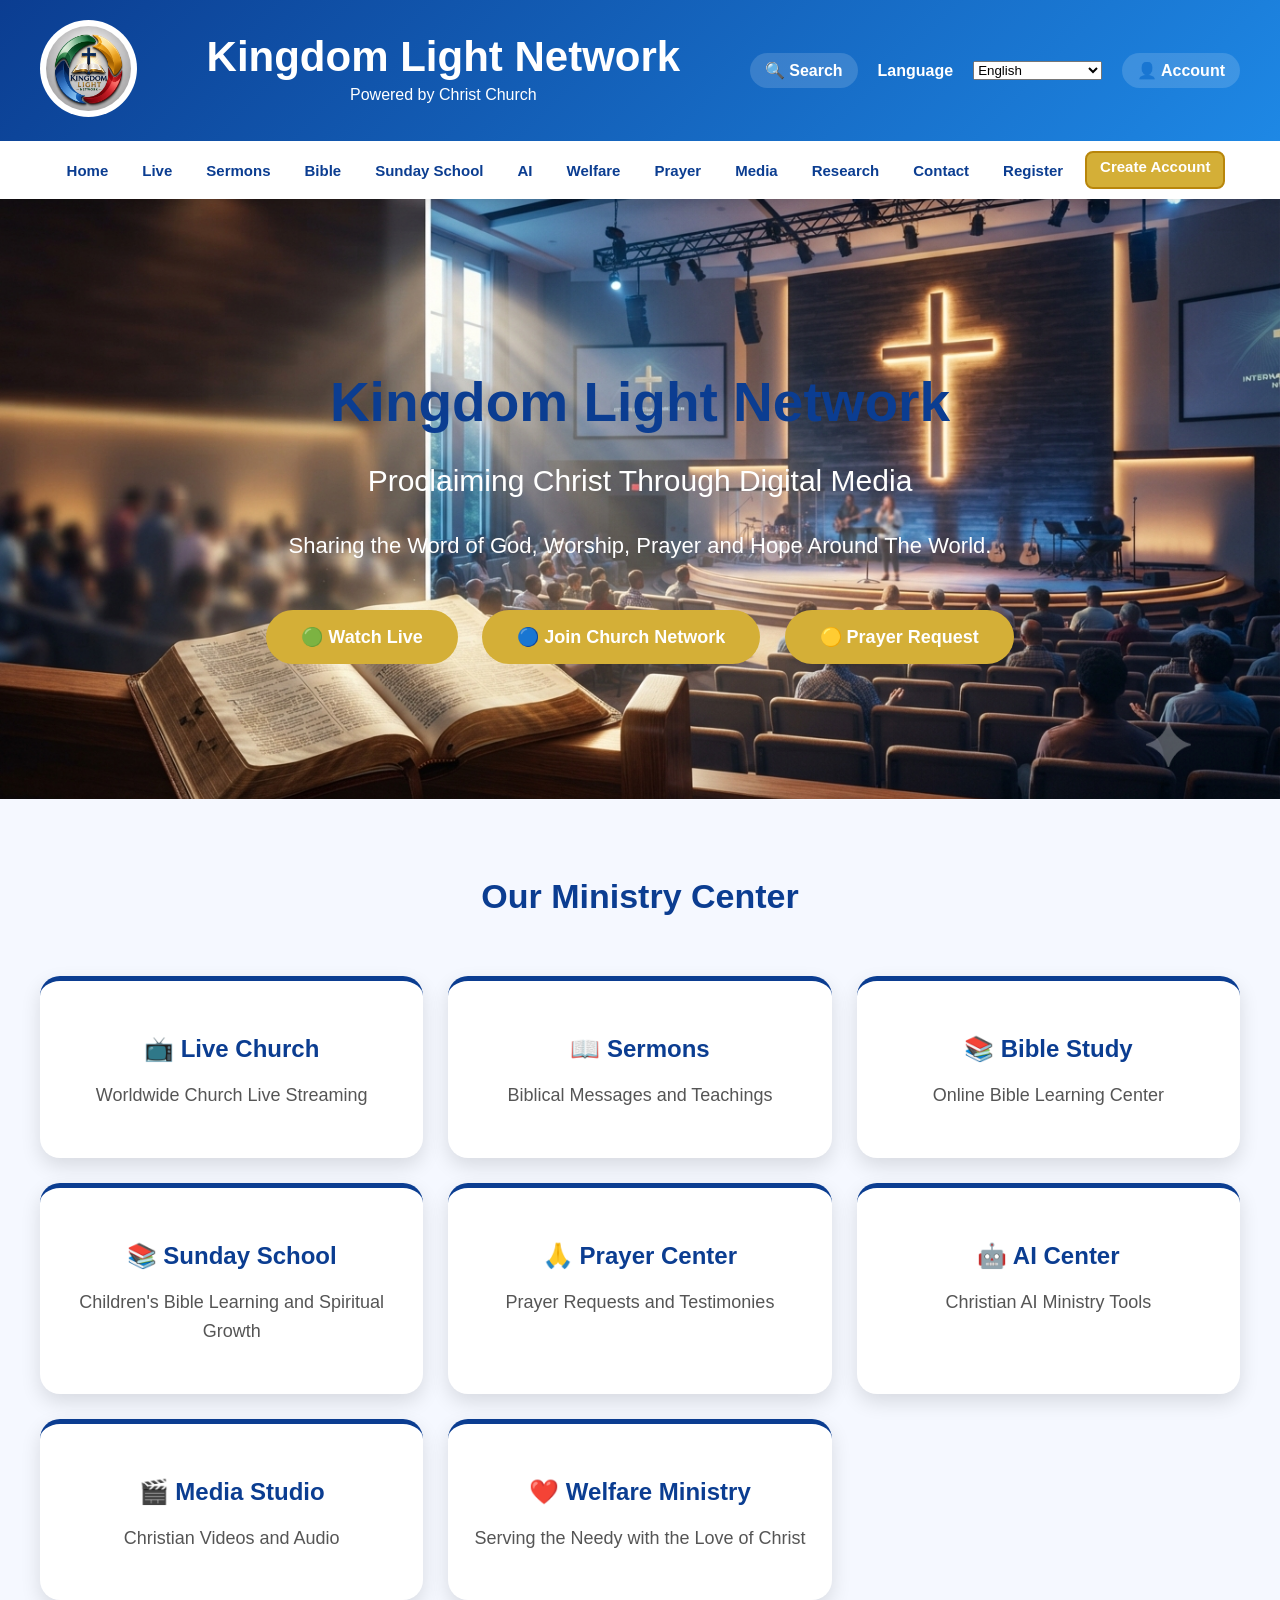
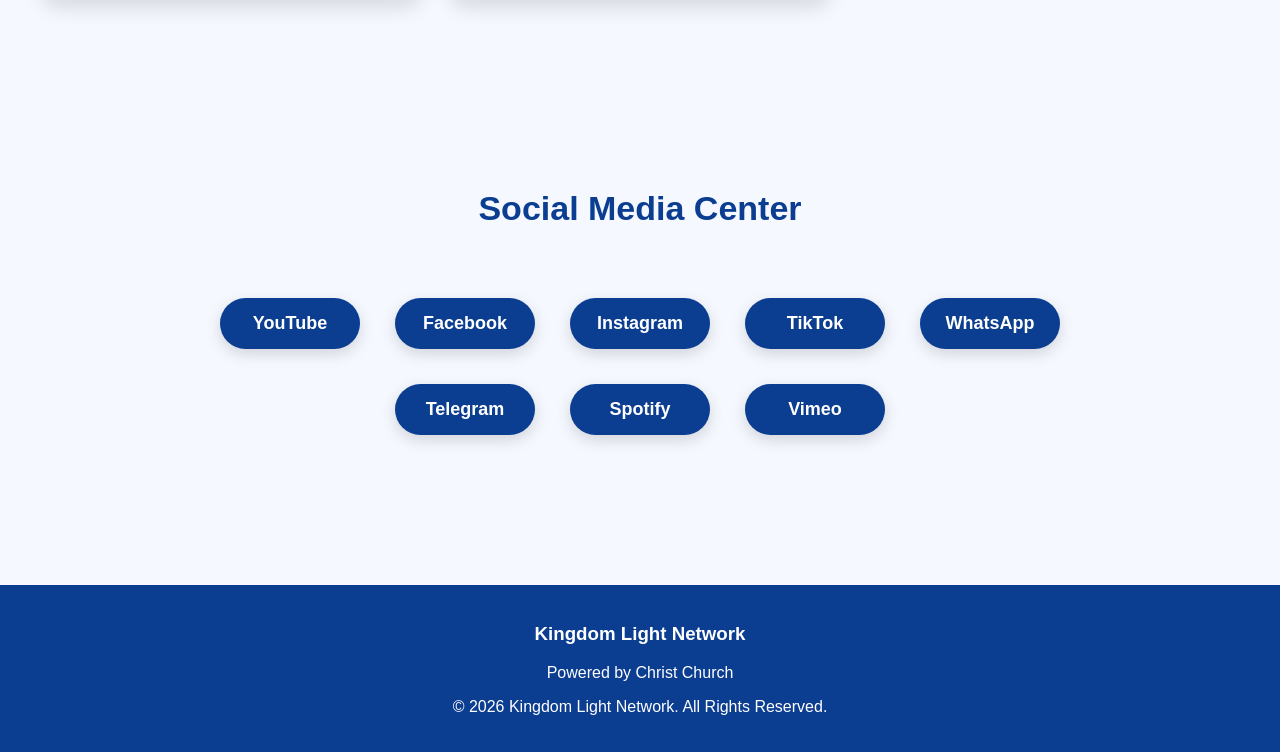
<file: index.html>
<!DOCTYPE html>
<html lang="en" dir="ltr">

<head>

    <meta charset="UTF-8">

    <meta
        name="viewport"
        content="width=device-width, initial-scale=1.0"
    >

    <title>
        Kingdom Light Network | Powered by Christ Church
    </title>

    <link
        rel="stylesheet"
        href="style.css"
    >

</head>


<body>


<!-- =====================================================
     HEADER START
===================================================== -->

<header>

    <div class="logo-area">


        <div class="logo-placeholder">

            <img
                src="images/paster%201.png"
                alt="Kingdom Light Network Logo"
            >

        </div>


        <div>

            <h1>
                Kingdom Light Network
            </h1>


            <p data-translate="poweredBy">
                Powered by Christ Church
            </p>

        </div>


        <!-- =================================================
             HEADER ICONS
        ================================================= -->

        <div class="header-icons">


            <span data-translate="search">
                🔍 Search
            </span>


            <!-- =================================================
                 GLOBAL WEBSITE LANGUAGE
            ================================================= -->

            <label
                for="globalLanguageSelect"
                data-translate="language"
            >
                🌐 Language
            </label>


            <select
                id="globalLanguageSelect"
                class="language-select"
                data-language-select
                aria-label="Website Language"
            >

                <option value="en">
                    English
                </option>

                <option value="ur">
                    اردو
                </option>

                <option value="pa">
                    پنجابی
                </option>

                <option value="ar">
                    العربية
                </option>

                <option value="es">
                    Español
                </option>

                <option value="fr">
                    Français
                </option>

                <option value="de">
                    Deutsch
                </option>

                <option value="pt">
                    Português
                </option>

                <option value="it">
                    Italiano
                </option>

                <option value="ru">
                    Русский
                </option>

                <option value="zh">
                    中文
                </option>

                <option value="ja">
                    日本語
                </option>

                <option value="ko">
                    한국어
                </option>

                <option value="tr">
                    Türkçe
                </option>

                <option value="id">
                    Bahasa Indonesia
                </option>

                <option value="bn">
                    বাংলা
                </option>

                <option value="fa">
                    فارسی
                </option>

                <option value="nl">
                    Nederlands
                </option>

                <option value="pl">
                    Polski
                </option>

            </select>


            <span data-translate="account">
                👤 Account
            </span>


        </div>

    </div>

</header>

<!-- =====================================================
     HEADER END
===================================================== -->



<!-- =====================================================
     MOBILE MENU BUTTON
===================================================== -->

<button
    class="menu-toggle"
    id="menuToggle"
    type="button"
    aria-label="Open Menu"
    aria-expanded="false"
>
    ☰
</button>



<!-- =====================================================
     NAVIGATION START
===================================================== -->

<nav>


    <a
        href="index.html"
        data-translate="home"
    >
        Home
    </a>


    <a
        href="live.html"
        data-translate="live"
    >
        Live
    </a>


    <a
        href="sermons.html"
        data-translate="sermons"
    >
        Sermons
    </a>


    <a
        href="bible.html"
        data-translate="bible"
    >
        Bible
    </a>


    <a
        href="sundayschool.html"
        data-translate="sundaySchool"
    >
        📚 Sunday School
    </a>


    <a
        href="ai.html"
        data-translate="ai"
    >
        AI
    </a>


    <a
        href="welfare.html"
        data-translate="welfare"
    >
        ❤️ Welfare
    </a>


    <a
        href="prayer.html"
        data-translate="prayer"
    >
        Prayer
    </a>


    <a
        href="media.html"
        data-translate="media"
    >
        Media
    </a>


    <a
        href="research.html"
        data-translate="research"
    >
        🔎 Research
    </a>


    <a
        href="contact.html"
        data-translate="contact"
    >
        Contact
    </a>


    <a
        href="register.html"
        data-translate="register"
    >
        📝 Register
    </a>


    <a
        href="create-account.html"
        class="create-nav-button"
        data-translate="createAccount"
    >
        ➕ Create Account
    </a>


</nav>

<!-- =====================================================
     NAVIGATION END
===================================================== -->



<!-- =====================================================
     HERO SECTION START
===================================================== -->

<section class="hero">


    <div class="hero-content">


        <h2>
            Kingdom Light Network
        </h2>


        <h3 data-translate="proclaimingChrist">
            Proclaiming Christ Through Digital Media
        </h3>


        <p data-translate="sharingWord">
            Sharing the Word of God, Worship, Prayer and Hope Around The World.
        </p>


        <div class="hero-buttons">


            <button data-translate="watchLive">
                🟢 Watch Live
            </button>


            <button data-translate="joinChurchNetwork">
                🔵 Join Church Network
            </button>


            <button data-translate="prayerRequest">
                🟡 Prayer Request
            </button>


        </div>

    </div>

</section>

<!-- =====================================================
     HERO SECTION END
===================================================== -->



<!-- =====================================================
     SERVICES SECTION START
===================================================== -->

<section class="services">


    <h2 data-translate="ourMinistryCenter">
        Our Ministry Center
    </h2>


    <div class="cards">


        <!-- =================================================
             LIVE CHURCH
        ================================================= -->

        <div class="card">


            <h3 data-translate="liveChurch">
                📺 Live Church
            </h3>


            <p data-translate="worldwideLiveStreaming">
                Worldwide Church Live Streaming
            </p>


        </div>



        <!-- =================================================
             SERMONS
        ================================================= -->

        <div class="card">


            <h3 data-translate="sermonMessages">
                📖 Sermons
            </h3>


            <p data-translate="biblicalMessages">
                Biblical Messages and Teachings
            </p>


        </div>



        <!-- =================================================
             BIBLE STUDY
        ================================================= -->

        <div class="card">


            <h3 data-translate="bibleStudy">
                📚 Bible Study
            </h3>


            <p data-translate="onlineBibleLearning">
                Online Bible Learning Center
            </p>


        </div>



        <!-- =================================================
             SUNDAY SCHOOL
        ================================================= -->

        <div class="card">


            <h3 data-translate="childrenBibleLearning">
                📚 Sunday School
            </h3>


            <p data-translate="childrenBibleGrowth">
                Children's Bible Learning and Spiritual Growth
            </p>


        </div>



        <!-- =================================================
             PRAYER
        ================================================= -->

        <div class="card">


            <h3 data-translate="prayerCenter">
                🙏 Prayer Center
            </h3>


            <p data-translate="prayerRequestsTestimonies">
                Prayer Requests and Testimonies
            </p>


        </div>



        <!-- =================================================
             AI
        ================================================= -->

        <div class="card">


            <h3 data-translate="aiCenter">
                🤖 AI Center
            </h3>


            <p data-translate="christianAITools">
                Christian AI Ministry Tools
            </p>


        </div>



        <!-- =================================================
             MEDIA
        ================================================= -->

        <div class="card">


            <h3 data-translate="mediaStudio">
                🎬 Media Studio
            </h3>


            <p data-translate="christianVideosAudio">
                Christian Videos and Audio
            </p>


        </div>



        <!-- =================================================
             WELFARE
        ================================================= -->

        <div class="card">


            <h3 data-translate="welfareMinistry">
                ❤️ Welfare Ministry
            </h3>


            <p data-translate="servingNeedy">
                Serving the Needy with the Love of Christ
            </p>


        </div>


    </div>

</section>

<!-- =====================================================
     SERVICES SECTION END
===================================================== -->



<!-- =====================================================
     SOCIAL MEDIA SECTION START
===================================================== -->

<section class="social">


    <h2 data-translate="socialMediaCenter">
        Social Media Center
    </h2>


    <div class="social-buttons">


        <button>
            YouTube
        </button>


        <button>
            Facebook
        </button>


        <button>
            Instagram
        </button>


        <button>
            TikTok
        </button>


        <button>
            WhatsApp
        </button>


        <button>
            Telegram
        </button>


        <button>
            Spotify
        </button>


        <button>
            Vimeo
        </button>


    </div>

</section>

<!-- =====================================================
     SOCIAL MEDIA SECTION END
===================================================== -->



<!-- =====================================================
     FOOTER START
===================================================== -->

<footer>


    <h3>
        Kingdom Light Network
    </h3>


    <p data-translate="poweredBy">
        Powered by Christ Church
    </p>


    <p>

        © 2026 Kingdom Light Network.

        <span data-translate="allRightsReserved">
            All Rights Reserved.
        </span>

    </p>


</footer>

<!-- =====================================================
     FOOTER END
===================================================== -->



<!-- =====================================================
     JAVASCRIPT FILES
===================================================== -->

<script src="script.js"></script>

<script src="translations.js"></script>

<script src="language.js"></script>

  <script>
    console.log("TEST:", typeof translations);
</script>
    
</body>

</html>
</file>
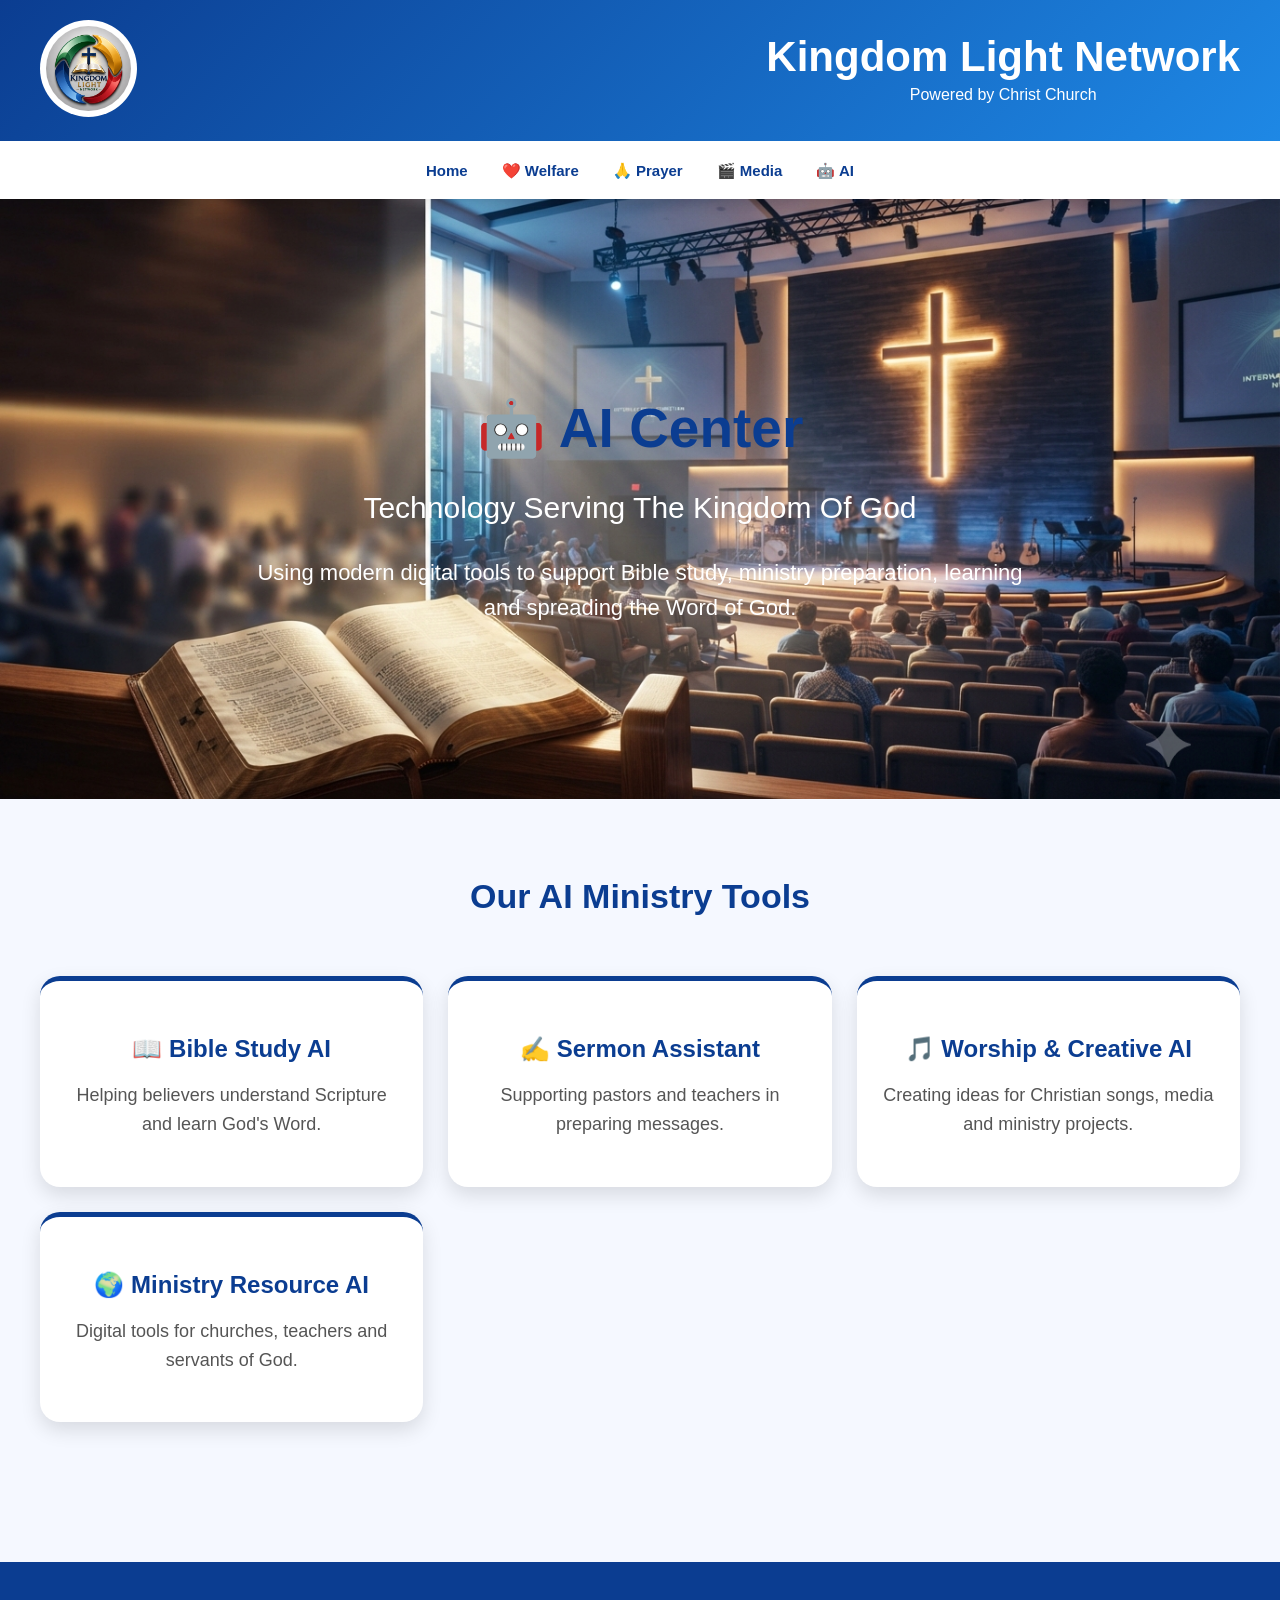
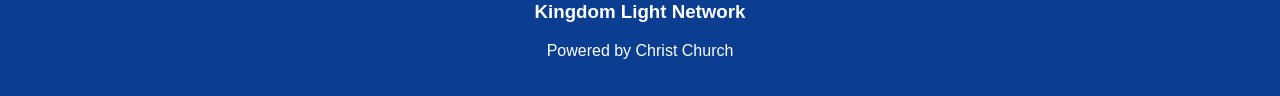
<file: ai.html>
<!DOCTYPE html>
<html lang="en">

<head>

<meta charset="UTF-8">

<meta name="viewport" content="width=device-width, initial-scale=1.0">

<title>AI Center | Kingdom Light Network</title>

<link rel="stylesheet" href="style.css">

</head>


<body>


<header>

<div class="logo-area">

<div class="logo-placeholder">

<img src="images/paster%201.png" alt="Kingdom Light Network Logo">

</div>


<div>

<h1>
Kingdom Light Network
</h1>

<p>
Powered by Christ Church
</p>

</div>


</div>

</header>



<nav>

<a href="index.html">
Home
</a>

<a href="welfare.html">
❤️ Welfare
</a>

<a href="prayer.html">
🙏 Prayer
</a>

<a href="media.html">
🎬 Media
</a>

<a href="ai.html">
🤖 AI
</a>

</nav>



<section class="hero">

<div class="hero-content">

<h2>
🤖 AI Center
</h2>


<h3>
Technology Serving The Kingdom Of God
</h3>


<p>
Using modern digital tools to support Bible study, ministry preparation, learning and spreading the Word of God.
</p>


</div>

</section>



<section class="services">


<h2>
Our AI Ministry Tools
</h2>


<div class="cards">


<div class="card">

<h3>
📖 Bible Study AI
</h3>

<p>
Helping believers understand Scripture and learn God's Word.
</p>

</div>



<div class="card">

<h3>
✍️ Sermon Assistant
</h3>

<p>
Supporting pastors and teachers in preparing messages.
</p>

</div>



<div class="card">

<h3>
🎵 Worship & Creative AI
</h3>

<p>
Creating ideas for Christian songs, media and ministry projects.
</p>

</div>



<div class="card">

<h3>
🌍 Ministry Resource AI
</h3>

<p>
Digital tools for churches, teachers and servants of God.
</p>

</div>


</div>


</section>



<footer>

<h3>
Kingdom Light Network
</h3>

<p>
Powered by Christ Church
</p>

</footer>


</body>

  <script src="translations.js"></script>
<script src="language.js"></script>

</html>
</file>
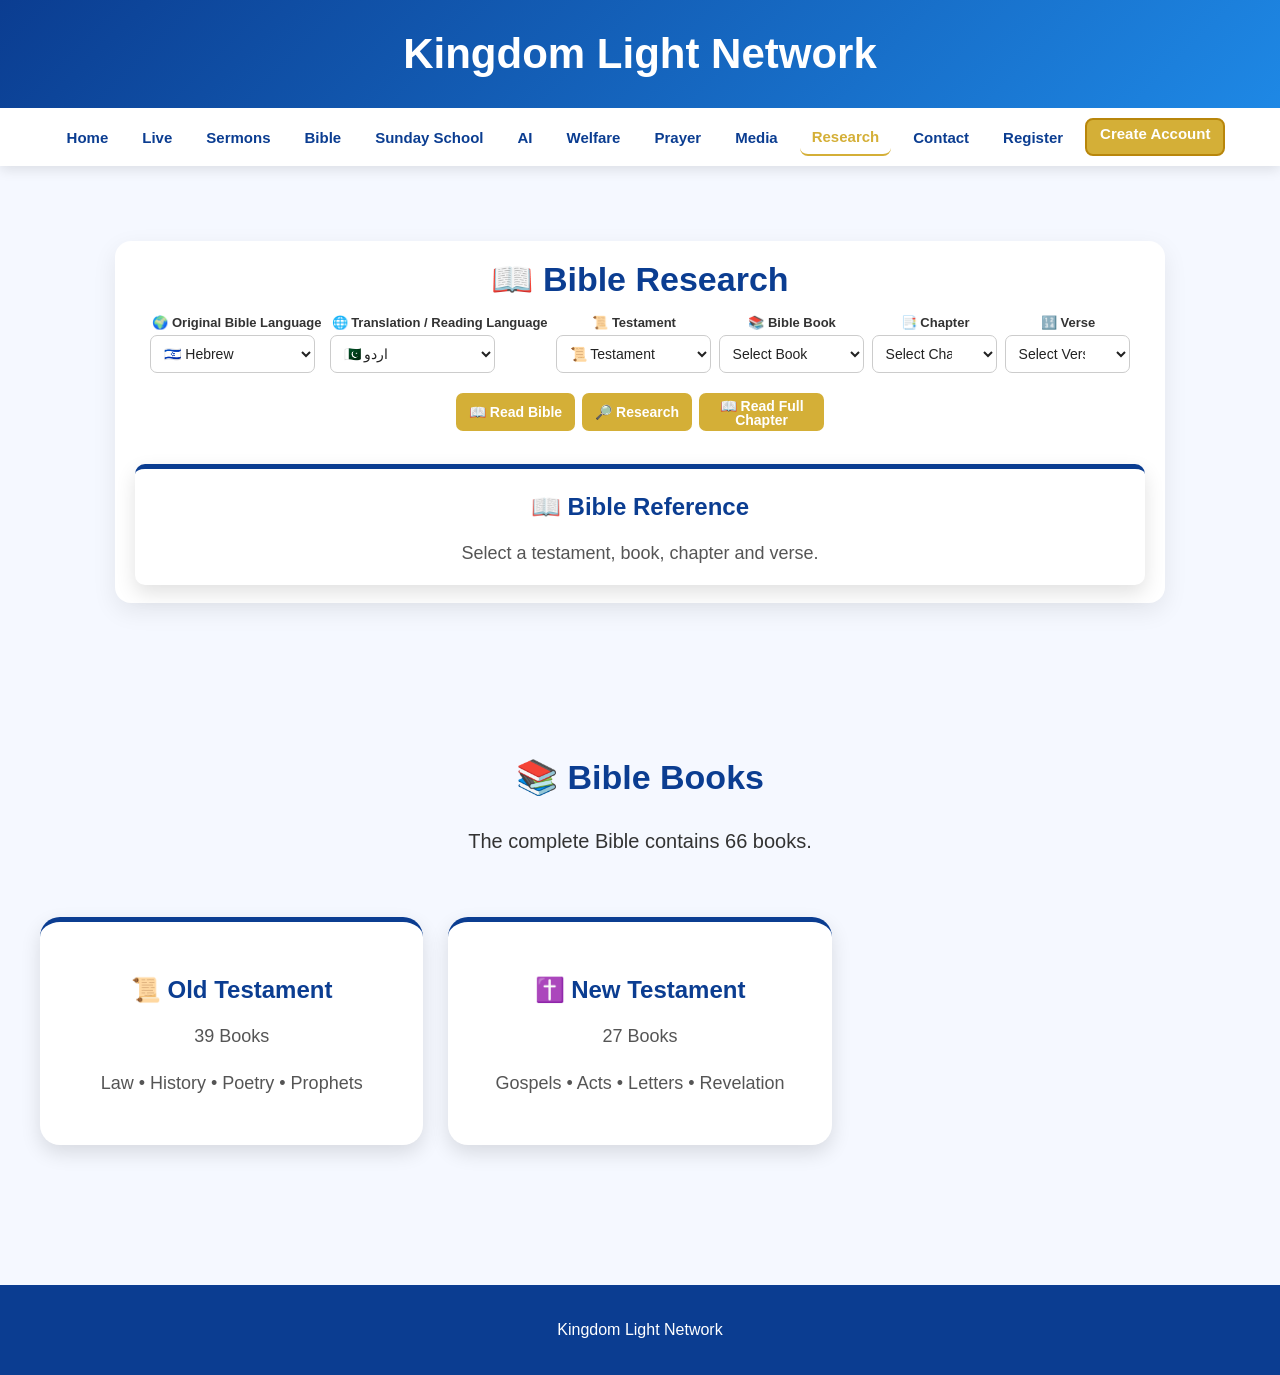
<file: bible-research.html>
<!DOCTYPE html>
<html lang="en">

<head>

    <meta charset="UTF-8">

    <meta
        name="viewport"
        content="width=device-width, initial-scale=1.0"
    >

    <title>Kingdom Light Network</title>

    <link
        rel="stylesheet"
        href="style.css"
    >

</head>

<body>

    <!-- =================================================
         HEADER
    ================================================== -->

    <header>

        <h1>
            Kingdom Light Network
        </h1>

    </header>


    <!-- =================================================
         MENU BUTTON
    ================================================== -->

    <button
        class="menu-toggle"
        id="menuToggle"
        type="button"
        aria-label="Open Menu"
        aria-expanded="false"
    >
        ☰
    </button>


    <!-- =================================================
         NAVIGATION
    ================================================== -->

    <nav>

        <a
            href="index.html"
            data-translate="home"
        >
            Home
        </a>

        <a
            href="live.html"
            data-translate="live"
        >
            Live
        </a>

        <a
            href="sermons.html"
            data-translate="sermons"
        >
            Sermons
        </a>

        <a
            href="bible.html"
            data-translate="bible"
        >
            Bible
        </a>

        <a
            href="sundayschool.html"
            data-translate="sundaySchool"
        >
            📚 Sunday School
        </a>

        <a
            href="ai.html"
            data-translate="ai"
        >
            AI
        </a>

        <a
            href="welfare.html"
            data-translate="welfare"
        >
            ❤️ Welfare
        </a>

        <a
            href="prayer.html"
            data-translate="prayer"
        >
            Prayer
        </a>

        <a
            href="media.html"
            data-translate="media"
        >
            Media
        </a>

        <a
            href="research.html"
            class="active"
            data-translate="research"
        >
            🔎 Research
        </a>

        <a
            href="contact.html"
            data-translate="contact"
        >
            Contact
        </a>

        <a
            href="register.html"
            data-translate="register"
        >
            📝 Register
        </a>

        <a
            href="create-account.html"
            class="create-nav-button"
            data-translate="createAccount"
        >
            ➕ Create Account
        </a>

    </nav>


    <!-- =================================================
         BIBLE RESEARCH SELECTOR
    ================================================== -->

    <section class="services bible-selector-section">

        <div class="research-search-box">

            <h2 data-translate="bibleResearch">
                📖 Bible Research
            </h2>


            <!-- =========================================
                 ORIGINAL BIBLE LANGUAGE
            ========================================== -->

            <div class="bible-selector-group">

                <label
                    for="sourceLanguage"
                    data-translate="originalBibleLanguage"
                >
                    🌍 Original Bible Language
                </label>

                <select id="sourceLanguage">

                    <option
                        value="he"
                        data-translate="hebrew"
                    >
                        🇮🇱 Hebrew
                    </option>

                    <option
                        value="arc"
                        data-translate="aramaic"
                    >
                        Aramaic
                    </option>

                    <option
                        value="grc"
                        data-translate="koineGreek"
                    >
                        🇬🇷 Koine Greek
                    </option>

                </select>

            </div>


            <!-- =========================================
                 TRANSLATION / READING LANGUAGE
                 ONLY URDU + ENGLISH
            ========================================== -->

            <div class="bible-selector-group">

                <label
                    for="translationLanguage"
                    data-translate="translationReadingLanguage"
                >
                    🌐 Translation / Reading Language
                </label>

                <select id="translationLanguage">

                    <option
                        value="ur"
                        data-translate="urdu"
                    >
                        🇵🇰 اردو
                    </option>

                    <option
                        value="en"
                        data-translate="english"
                    >
                        🇬🇧 English
                    </option>

                </select>

            </div>


            <!-- =========================================
                 TESTAMENT
            ========================================== -->

            <div class="bible-selector-group">

                <label
                    for="testamentSelect"
                    data-translate="testament"
                >
                    📜 Testament
                </label>

                <select id="testamentSelect">

                    <option
                        value=""
                        data-translate="testament"
                    >
                        Select Testament
                    </option>

                    <option
                        value="old"
                        data-translate="oldTestament"
                    >
                        📜 Old Testament
                    </option>

                    <option
                        value="new"
                        data-translate="newTestament"
                    >
                        ✝️ New Testament
                    </option>

                </select>

            </div>


            <!-- =========================================
                 BIBLE BOOK
            ========================================== -->

            <div class="bible-selector-group">

                <label
                    for="bookSelect"
                    data-translate="bibleBook"
                >
                    📚 Bible Book
                </label>

                <select id="bookSelect">

                    <option
                        value=""
                        data-translate="selectBook"
                    >
                        Select Book
                    </option>

                </select>

            </div>


            <!-- =========================================
                 CHAPTER
            ========================================== -->

            <div class="bible-selector-group">

                <label
                    for="chapterSelect"
                    data-translate="chapter"
                >
                    📑 Chapter
                </label>

                <select id="chapterSelect">

                    <option
                        value=""
                        data-translate="selectChapter"
                    >
                        Select Chapter
                    </option>

                </select>

            </div>


            <!-- =========================================
                 VERSE
            ========================================== -->

            <div class="bible-selector-group">

                <label
                    for="verseSelect"
                    data-translate="verse"
                >
                    🔢 Verse
                </label>

                <select id="verseSelect">

                    <option
                        value=""
                        data-translate="selectVerse"
                    >
                        Select Verse
                    </option>

                </select>

            </div>


            <!-- =========================================
                 ACTION BUTTONS
            ========================================== -->

            <div class="bible-action-buttons research-actions">

                <button
                    type="button"
                    id="readBibleButton"
                    data-translate="readBible"
                >
                    📖 Read Bible
                </button>

                <button
                    type="button"
                    id="researchBibleButton"
                    data-translate="researchButton"
                >
                    🔎 Research
                </button>

            </div>


            <!-- =========================================
                 BIBLE RESULT
            ========================================== -->

            <div
                id="bibleResult"
                class="card"
            >

                <h3 data-translate="bibleReference">
                    📖 Bible Reference
                </h3>

                <p
                    id="selectedReference"
                    data-translate="selectReference"
                >
                    Select a testament, book, chapter and verse.
                </p>

            </div>

        </div>

    </section>


    <!-- =================================================
         BIBLE BOOKS INFORMATION
    ================================================== -->

    <section class="services">

        <h2 data-translate="bibleBooks">
            📚 Bible Books
        </h2>

        <p data-translate="completeBible">
            The complete Bible contains 66 books.
        </p>


        <div class="cards">


            <!-- =========================================
                 OLD TESTAMENT
            ========================================== -->

            <div class="card">

                <h3 data-translate="oldTestament">
                    📜 Old Testament
                </h3>

                <p data-translate="oldTestamentBooks">
                    39 Books
                </p>

                <p data-translate="lawHistoryPoetryProphets">
                    Law • History • Poetry • Prophets
                </p>

            </div>


            <!-- =========================================
                 NEW TESTAMENT
            ========================================== -->

            <div class="card">

                <h3 data-translate="newTestament">
                    ✝️ New Testament
                </h3>

                <p data-translate="newTestamentBooks">
                    27 Books
                </p>

                <p data-translate="gospelsActsLettersRevelation">
                    Gospels • Acts • Letters • Revelation
                </p>

            </div>

        </div>

    </section>


    <!-- =================================================
         FOOTER
    ================================================== -->

    <footer>

        <p>
            Kingdom Light Network
        </p>

    </footer>


    <!-- =================================================
         JAVASCRIPT
         KEEP THIS ORDER
    ================================================== -->

    <script src="script.js"></script>

    <script src="translations.js"></script>

    <script src="language.js"></script>

    <script src="bible-data.js?v=2"></script>

    <script src="bible-research.js"></script>


</body>

</html>
</file>
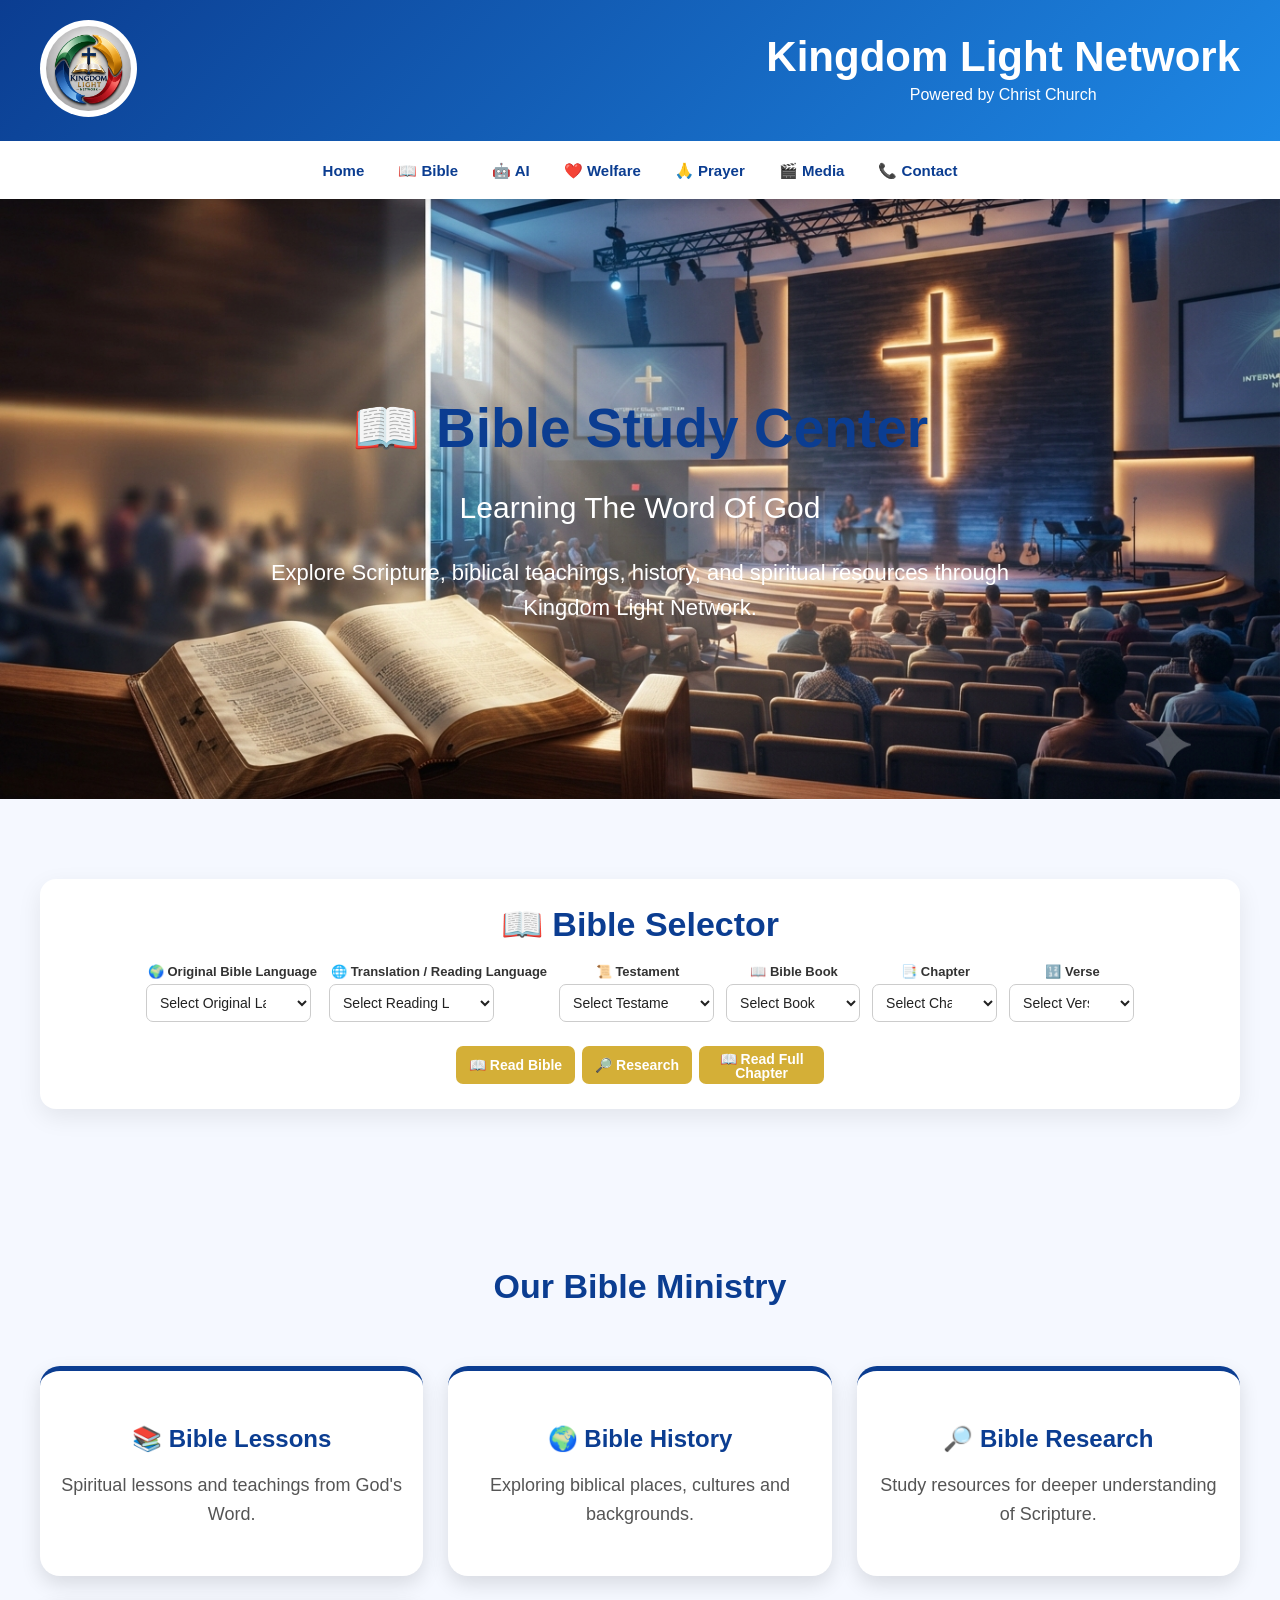
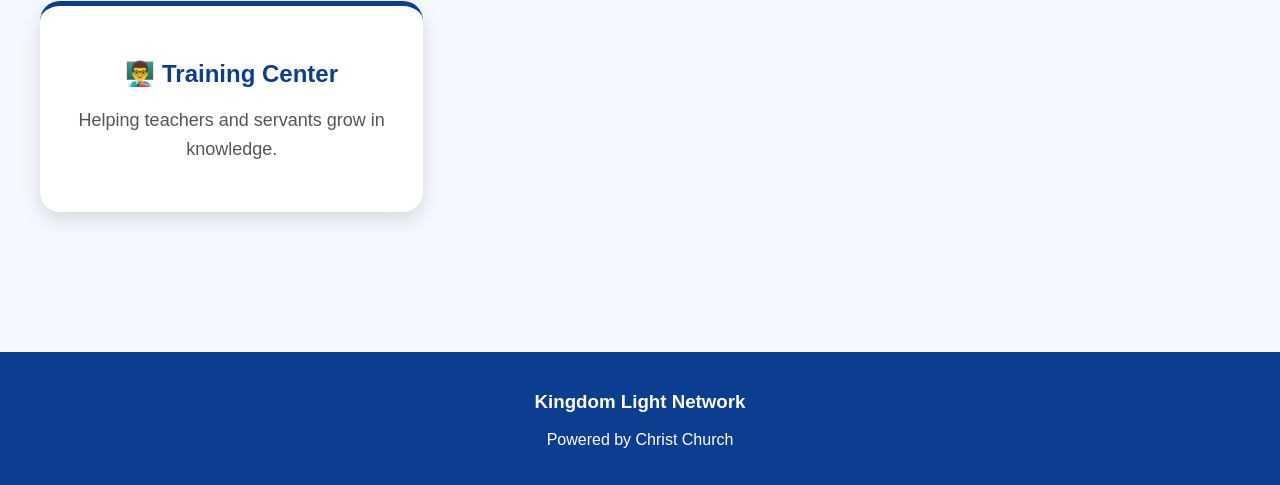
<file: bible.html>
<!DOCTYPE html>
<html lang="en">

<head>

    <meta charset="UTF-8">

    <meta name="viewport" content="width=device-width, initial-scale=1.0">

    <title>Bible Study Center | Kingdom Light Network</title>

    <link rel="stylesheet" href="style.css">

</head>


<body>


<!-- =====================================================
     HEADER
===================================================== -->

<header>

    <div class="logo-area">

        <div class="logo-placeholder">

            <img
                src="images/paster%201.png"
                alt="Kingdom Light Network Logo"
            >

        </div>

        <div>

            <h1>
                Kingdom Light Network
            </h1>

            <p>
                Powered by Christ Church
            </p>

        </div>

    </div>

</header>



<!-- =====================================================
     NAVIGATION
===================================================== -->

<nav>

    <a href="index.html">
        Home
    </a>

    <a href="bible.html">
        📖 Bible
    </a>

    <a href="ai.html">
        🤖 AI
    </a>

    <a href="welfare.html">
        ❤️ Welfare
    </a>

    <a href="prayer.html">
        🙏 Prayer
    </a>

    <a href="media.html">
        🎬 Media
    </a>

    <a href="contact.html">
        📞 Contact
    </a>

</nav>



<!-- =====================================================
     BIBLE HERO
===================================================== -->

<section class="hero">

    <div class="hero-content">

        <h2>
            📖 Bible Study Center
        </h2>

        <h3>
            Learning The Word Of God
        </h3>

        <p>
            Explore Scripture, biblical teachings, history,
            and spiritual resources through Kingdom Light Network.
        </p>

    </div>

</section>



<!-- =====================================================
     BIBLE SELECTOR
===================================================== -->

<section class="services">

    <div class="research-search-box">

        <h2>
            📖 Bible Selector
        </h2>


        <!-- =================================================
             LINE 1 — ORIGINAL + READING LANGUAGE
        ================================================== -->

        <div
            class="bible-selector-row"
            style="
                display:flex;
                flex-wrap:wrap;
                gap:12px;
                align-items:end;
            "
        >


            <!-- ORIGINAL BIBLE LANGUAGE -->

            <div class="bible-selector-group">

                <label for="sourceLanguage">
                    🌍 Original Bible Language
                </label>

                <select id="sourceLanguage">

                    <option value="">
                        Select Original Language
                    </option>

                    <option value="he">
                        🇮🇱 Hebrew — עברית
                    </option>

                    <option value="arc">
                        Aramaic — ארמית
                    </option>

                    <option value="grc">
                        🇬🇷 Koine Greek — Ἑλληνική
                    </option>

                </select>

            </div>



            <!-- TRANSLATION / READING LANGUAGE -->

            <div class="bible-selector-group">

                <label for="translationLanguage">
                    🌐 Translation / Reading Language
                </label>

                <select id="translationLanguage">

                    <option value="">
                        Select Reading Language
                    </option>


                    <!-- SOUTH ASIA -->

                    <option value="ur">
                        🇵🇰 اردو — Urdu
                    </option>

                    <option value="pa">
                        🇵🇰 پنجابی — Pakistani Punjabi
                    </option>


                    <!-- INTERNATIONAL -->

                    <option value="en">
                        🇬🇧 English
                    </option>

                    <option value="ar">
                        🇸🇦 العربية — Arabic
                    </option>


                    <!-- ORIGINAL BIBLE LANGUAGES -->

                    <option value="he">
                        🇮🇱 עברית — Biblical Hebrew
                    </option>

                    <option value="arc">
                        Aramaic — آرامی
                    </option>

                    <option value="grc">
                        🇬🇷 Ἑλληνική — Koine Greek
                    </option>


                    <!-- EAST ASIA -->

                    <option value="zh">
                        🇨🇳 中文 — Chinese
                    </option>

                    <option value="ja">
                        🇯🇵 日本語 — Japanese
                    </option>

                    <option value="ko">
                        🇰🇷 한국어 — Korean
                    </option>


                    <!-- SOUTH / SOUTHEAST ASIA -->

                    <option value="id">
                        🇮🇩 Bahasa Indonesia — Indonesian
                    </option>

                    <option value="ms">
                        🇲🇾 Bahasa Melayu — Malay
                    </option>

                    <option value="bn">
                        🇧🇩 বাংলা — Bengali
                    </option>


                    <!-- EUROPE -->

                    <option value="es">
                        🇪🇸 Español — Spanish
                    </option>

                    <option value="fr">
                        🇫🇷 Français — French
                    </option>

                    <option value="de">
                        🇩🇪 Deutsch — German
                    </option>

                    <option value="it">
                        🇮🇹 Italiano — Italian
                    </option>

                    <option value="pt">
                        🇵🇹 Português — Portuguese
                    </option>

                    <option value="ru">
                        🇷🇺 Русский — Russian
                    </option>


                    <!-- AFRICA -->

                    <option value="sw">
                        🇰🇪 Kiswahili — Swahili
                    </option>

                </select>

            </div>

        </div>



        <!-- =================================================
             LINE 2 — TESTAMENT + BOOK
        ================================================== -->

        <div
            class="bible-selector-row"
            style="
                display:flex;
                flex-wrap:wrap;
                gap:12px;
                align-items:end;
            "
        >


            <!-- TESTAMENT -->

            <div class="bible-selector-group">

                <label for="testamentSelect">
                    📜 Testament
                </label>

                <select id="testamentSelect">

                    <option value="">
                        Select Testament
                    </option>

                    <option value="old">
                        📜 Old Testament
                    </option>

                    <option value="new">
                        ✝️ New Testament
                    </option>

                </select>

            </div>



            <!-- BIBLE BOOK -->

            <div class="bible-selector-group">

                <label for="bookSelect">
                    📖 Bible Book
                </label>

                <select id="bookSelect">

                    <option value="">
                        Select Book
                    </option>

                </select>

            </div>

        </div>



        <!-- =================================================
             LINE 3 — CHAPTER + VERSE
        ================================================== -->

        <div
            class="bible-selector-row"
            style="
                display:flex;
                flex-wrap:wrap;
                gap:12px;
                align-items:end;
            "
        >


            <!-- CHAPTER -->

            <div class="bible-selector-group">

                <label for="chapterSelect">
                    📑 Chapter
                </label>

                <select id="chapterSelect">

                    <option value="">
                        Select Chapter
                    </option>

                </select>

            </div>



            <!-- VERSE -->

            <div class="bible-selector-group">

                <label for="verseSelect">
                    🔢 Verse
                </label>

                <select id="verseSelect">

                    <option value="">
                        Select Verse
                    </option>

                </select>

            </div>

        </div>



        <!-- =================================================
             LINE 4 — MAIN ACTIONS
        ================================================== -->

        <div
            class="bible-action-buttons"
            style="
                display:flex;
                flex-wrap:wrap;
                justify-content:center;
                align-items:center;
                gap:10px;
                margin-top:18px;
            "
        >

            <button
                type="button"
                id="readBibleButton"
            >
                📖 Read Bible
            </button>


            <button
                type="button"
                id="researchBibleButton"
            >
                🔎 Research
            </button>

        </div>

    </div>



    <!-- =====================================================
         BIBLE RESULT
         AUDIO + ZOOM WILL APPEAR HERE
    ====================================================== -->

    <section
        id="bibleResult"
        class="bible-reading-panel"
    >

    </section>


</section>



<!-- =====================================================
     BIBLE MINISTRY
===================================================== -->

<section class="services">

    <h2>
        Our Bible Ministry
    </h2>


    <div class="cards">


        <div class="card">

            <h3>
                📚 Bible Lessons
            </h3>

            <p>
                Spiritual lessons and teachings from God's Word.
            </p>

        </div>


        <div class="card">

            <h3>
                🌍 Bible History
            </h3>

            <p>
                Exploring biblical places, cultures and backgrounds.
            </p>

        </div>


        <div class="card">

            <h3>
                🔎 Bible Research
            </h3>

            <p>
                Study resources for deeper understanding of Scripture.
            </p>

        </div>


        <div class="card">

            <h3>
                👨‍🏫 Training Center
            </h3>

            <p>
                Helping teachers and servants grow in knowledge.
            </p>

        </div>


    </div>

</section>



<!-- =====================================================
     FOOTER
===================================================== -->

<footer>

    <h3>
        Kingdom Light Network
    </h3>

    <p>
        Powered by Christ Church
    </p>

</footer>



<!-- =====================================================
     JAVASCRIPT
     IMPORTANT ORDER
===================================================== -->

<script src="translations.js"></script>

<script src="language.js"></script>

<script src="bible-data.js?v=5"></script>

<script src="bible-research.js?v=4"></script>


</body>

</html>
</file>
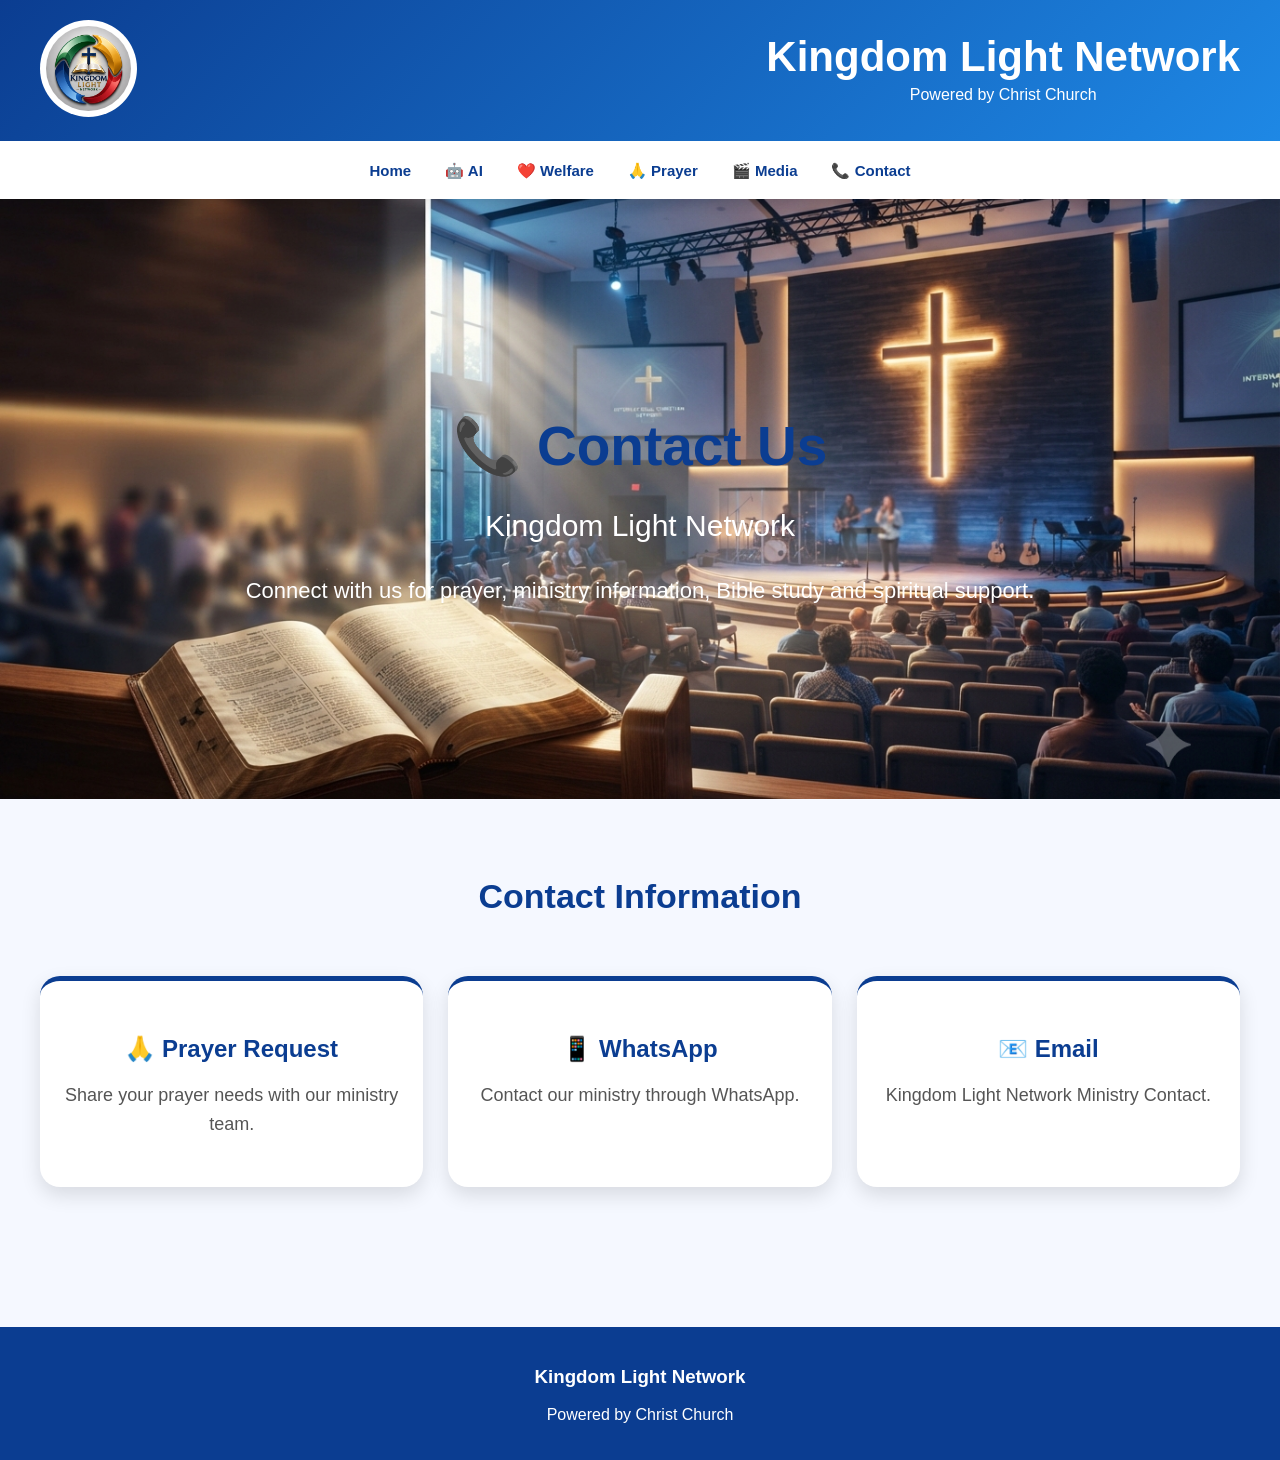
<file: contact.html>
<!DOCTYPE html>
<html lang="en">

<head>

<meta charset="UTF-8">

<meta name="viewport" content="width=device-width, initial-scale=1.0">

<title>Contact | Kingdom Light Network</title>

<link rel="stylesheet" href="style.css">

</head>


<body>


<header>

<div class="logo-area">

<div class="logo-placeholder">

<img src="images/paster%201.png" alt="Kingdom Light Network Logo">

</div>


<div>

<h1>
Kingdom Light Network
</h1>

<p>
Powered by Christ Church
</p>

</div>


</div>

</header>



<nav>

<a href="index.html">
Home
</a>

<a href="ai.html">
🤖 AI
</a>

<a href="welfare.html">
❤️ Welfare
</a>

<a href="prayer.html">
🙏 Prayer
</a>

<a href="media.html">
🎬 Media
</a>

<a href="contact.html">
📞 Contact
</a>

</nav>



<section class="hero">

<div class="hero-content">

<h2>
📞 Contact Us
</h2>


<h3>
Kingdom Light Network
</h3>


<p>
Connect with us for prayer, ministry information, Bible study and spiritual support.
</p>


</div>

</section>



<section class="services">


<h2>
Contact Information
</h2>


<div class="cards">


<div class="card">

<h3>
🙏 Prayer Request
</h3>

<p>
Share your prayer needs with our ministry team.
</p>

</div>


<div class="card">

<h3>
📱 WhatsApp
</h3>

<p>
Contact our ministry through WhatsApp.
</p>

</div>


<div class="card">

<h3>
📧 Email
</h3>

<p>
Kingdom Light Network Ministry Contact.
</p>

</div>


</div>


</section>



<footer>

<h3>
Kingdom Light Network
</h3>

<p>
Powered by Christ Church
</p>

</footer>



</body>

  <script src="translations.js"></script>
<script src="language.js"></script>

</html>
</file>
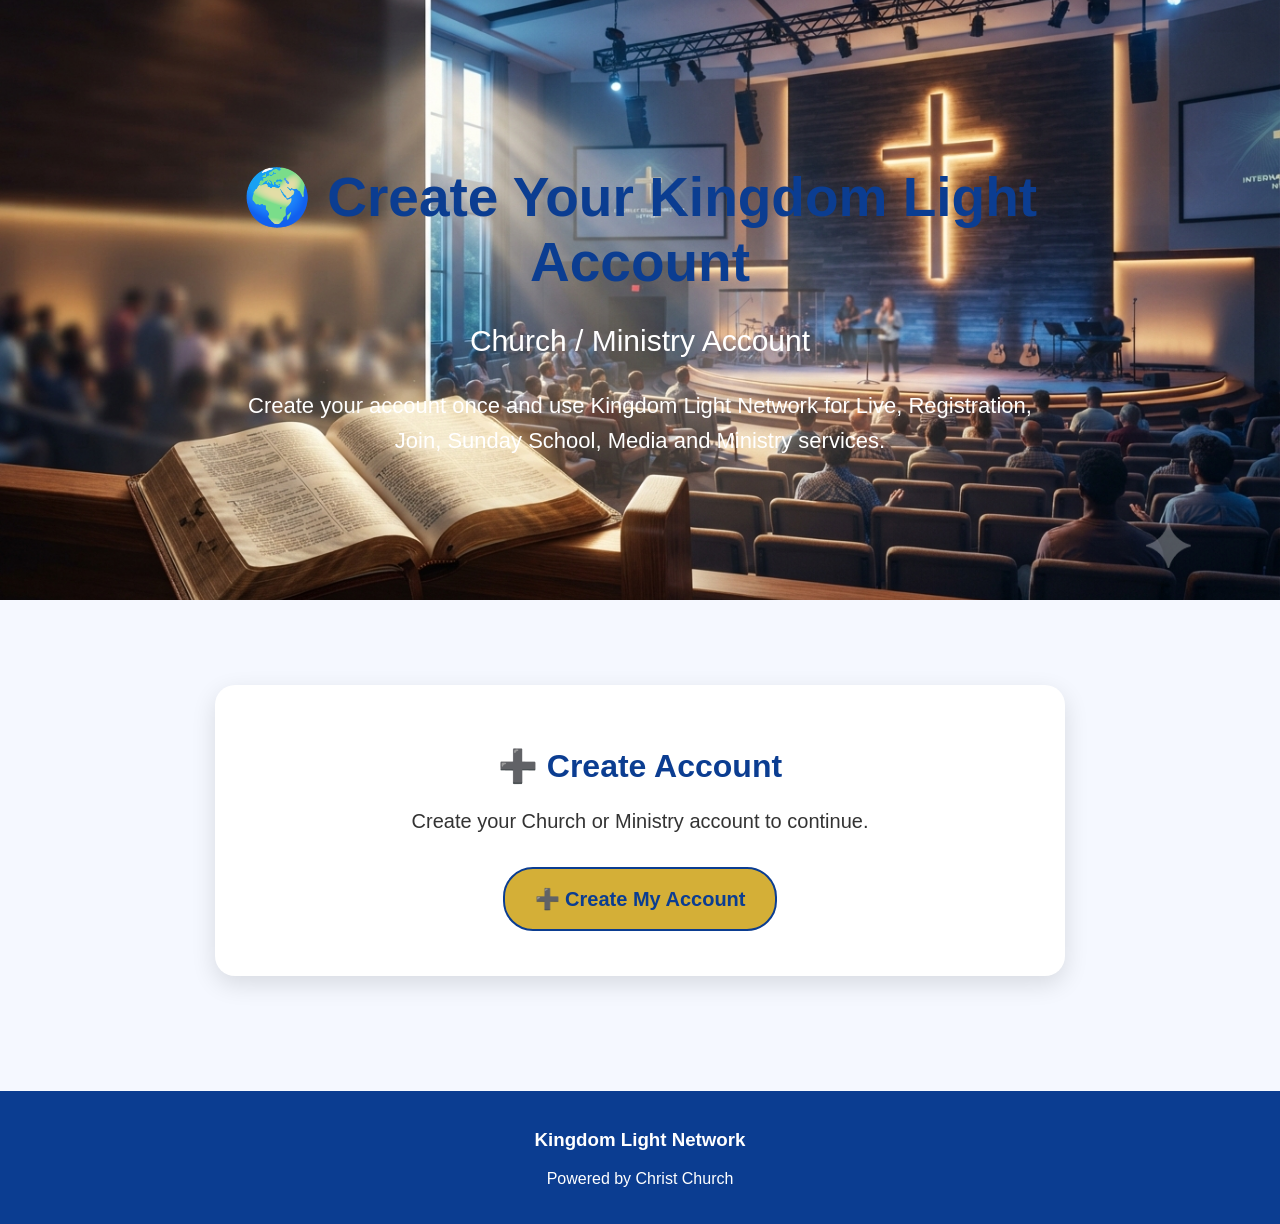
<file: create-account.html>
<!DOCTYPE html>
<html lang="en">

<head>

    <meta charset="UTF-8">

    <meta name="viewport"
          content="width=device-width, initial-scale=1.0">

    <title>
        Create Account - Kingdom Light Network
    </title>

    <link rel="stylesheet"
          href="style.css">

</head>


<body>


<!-- HERO -->

<section class="hero">

    <div class="hero-content">

        <h2>
            🌍 Create Your Kingdom Light Account
        </h2>

        <h3>
            Church / Ministry Account
        </h3>

        <p>
            Create your account once and use Kingdom Light Network
            for Live, Registration, Join, Sunday School, Media
            and Ministry services.
        </p>

    </div>

</section>



<!-- CREATE ACCOUNT SECTION -->

<section>

    <div class="create-account-card">

        <h2>
            ➕ Create Account
        </h2>

        <p>
            Create your Church or Ministry account to continue.
        </p>


        <!-- CREATE MY ACCOUNT BUTTON -->

        <button
            type="button"
            id="openCreateAccount"
            class="create-account-button"
        >
            ➕ Create My Account
        </button>



        <!-- MASTER ACCOUNT FORM -->

        <div
            id="createAccountForm"
            class="create-account-form"
            style="display: none;"
        >

            <h2>
                🏠 Church / Ministry Account
            </h2>


            <form id="churchAccountForm">


                <label>
                    Church / Ministry Name
                </label>

                <input
                    type="text"
                    name="churchName"
                    placeholder="Church / Ministry Name"
                    required
                >


                <label>
                    Pastor / Leader Name
                </label>

                <input
                    type="text"
                    name="pastorName"
                    placeholder="Pastor / Leader Name"
                    required
                >


                <label>
                    Country
                </label>

                <select
                    name="country"
                    required
                >

                    <option value="">
                        🌍 Select Country
                    </option>

                    <option value="Pakistan">
                        Pakistan
                    </option>

                    <option value="India">
                        India
                    </option>

                    <option value="United Kingdom">
                        United Kingdom
                    </option>

                    <option value="United States">
                        United States
                    </option>

                    <option value="Canada">
                        Canada
                    </option>

                    <option value="Australia">
                        Australia
                    </option>

                    <option value="Other">
                        Other
                    </option>

                </select>


                <label>
                    City
                </label>

                <input
                    type="text"
                    name="city"
                    placeholder="City"
                    required
                >


                <label>
                    WhatsApp Number
                </label>

                <input
                    type="tel"
                    name="whatsapp"
                    placeholder="WhatsApp Number"
                    required
                >


                <label>
                    Gmail / Email Address
                </label>

                <input
                    type="email"
                    name="email"
                    placeholder="Gmail / Email Address"
                    required
                >


                <label>
                    Ministry Introduction
                </label>

                <textarea
                    name="ministryIntroduction"
                    placeholder="Tell us briefly about your Church / Ministry"
                    rows="6"
                ></textarea>



                <!-- SOCIAL MEDIA -->

                <h3>
                    📡 Social & Media Connections
                </h3>


                <label>
                    YouTube Link
                </label>

                <input
                    type="url"
                    name="youtube"
                    placeholder="YouTube Channel Link"
                >


                <label>
                    Facebook Page / Group 1
                </label>

                <input
                    type="url"
                    name="facebook1"
                    placeholder="Facebook Page / Group Link"
                >


                <label>
                    Facebook Page / Group 2
                </label>

                <input
                    type="url"
                    name="facebook2"
                    placeholder="Facebook Page / Group Link"
                >


                <label>
                    Facebook Page / Group 3
                </label>

                <input
                    type="url"
                    name="facebook3"
                    placeholder="Facebook Page / Group Link"
                >


                <label>
                    Instagram Link
                </label>

                <input
                    type="url"
                    name="instagram"
                    placeholder="Instagram Link"
                >


                <label>
                    TikTok Link
                </label>

                <input
                    type="url"
                    name="tiktok"
                    placeholder="TikTok Link"
                >


                <label>
                    Telegram Link
                </label>

                <input
                    type="url"
                    name="telegram"
                    placeholder="Telegram Link"
                >


                <label>
                    Other Platform / Website
                </label>

                <input
                    type="url"
                    name="otherPlatform"
                    placeholder="Other Platform Link"
                >



                <!-- AGREEMENT -->

                <label class="consent-label">

                    <input
                        type="checkbox"
                        name="agreement"
                        required
                    >

                    I confirm that the information provided is correct
                    and I agree to create this Church / Ministry account.

                </label>


                <br>


                <!-- SUBMIT -->

                <button
                    type="submit"
                    class="submit-account-button"
                >
                    🚀 Create Account
                </button>


            </form>

        </div>

    </div>

</section>



<!-- FOOTER -->

<footer>

    <h3>
        Kingdom Light Network
    </h3>

    <p>
        Powered by Christ Church
    </p>

</footer>



<!-- JAVASCRIPT -->

<script src="translations.js"></script>

<script src="language.js"></script>

<script src="script.js"></script>


</body>

</html>
</file>
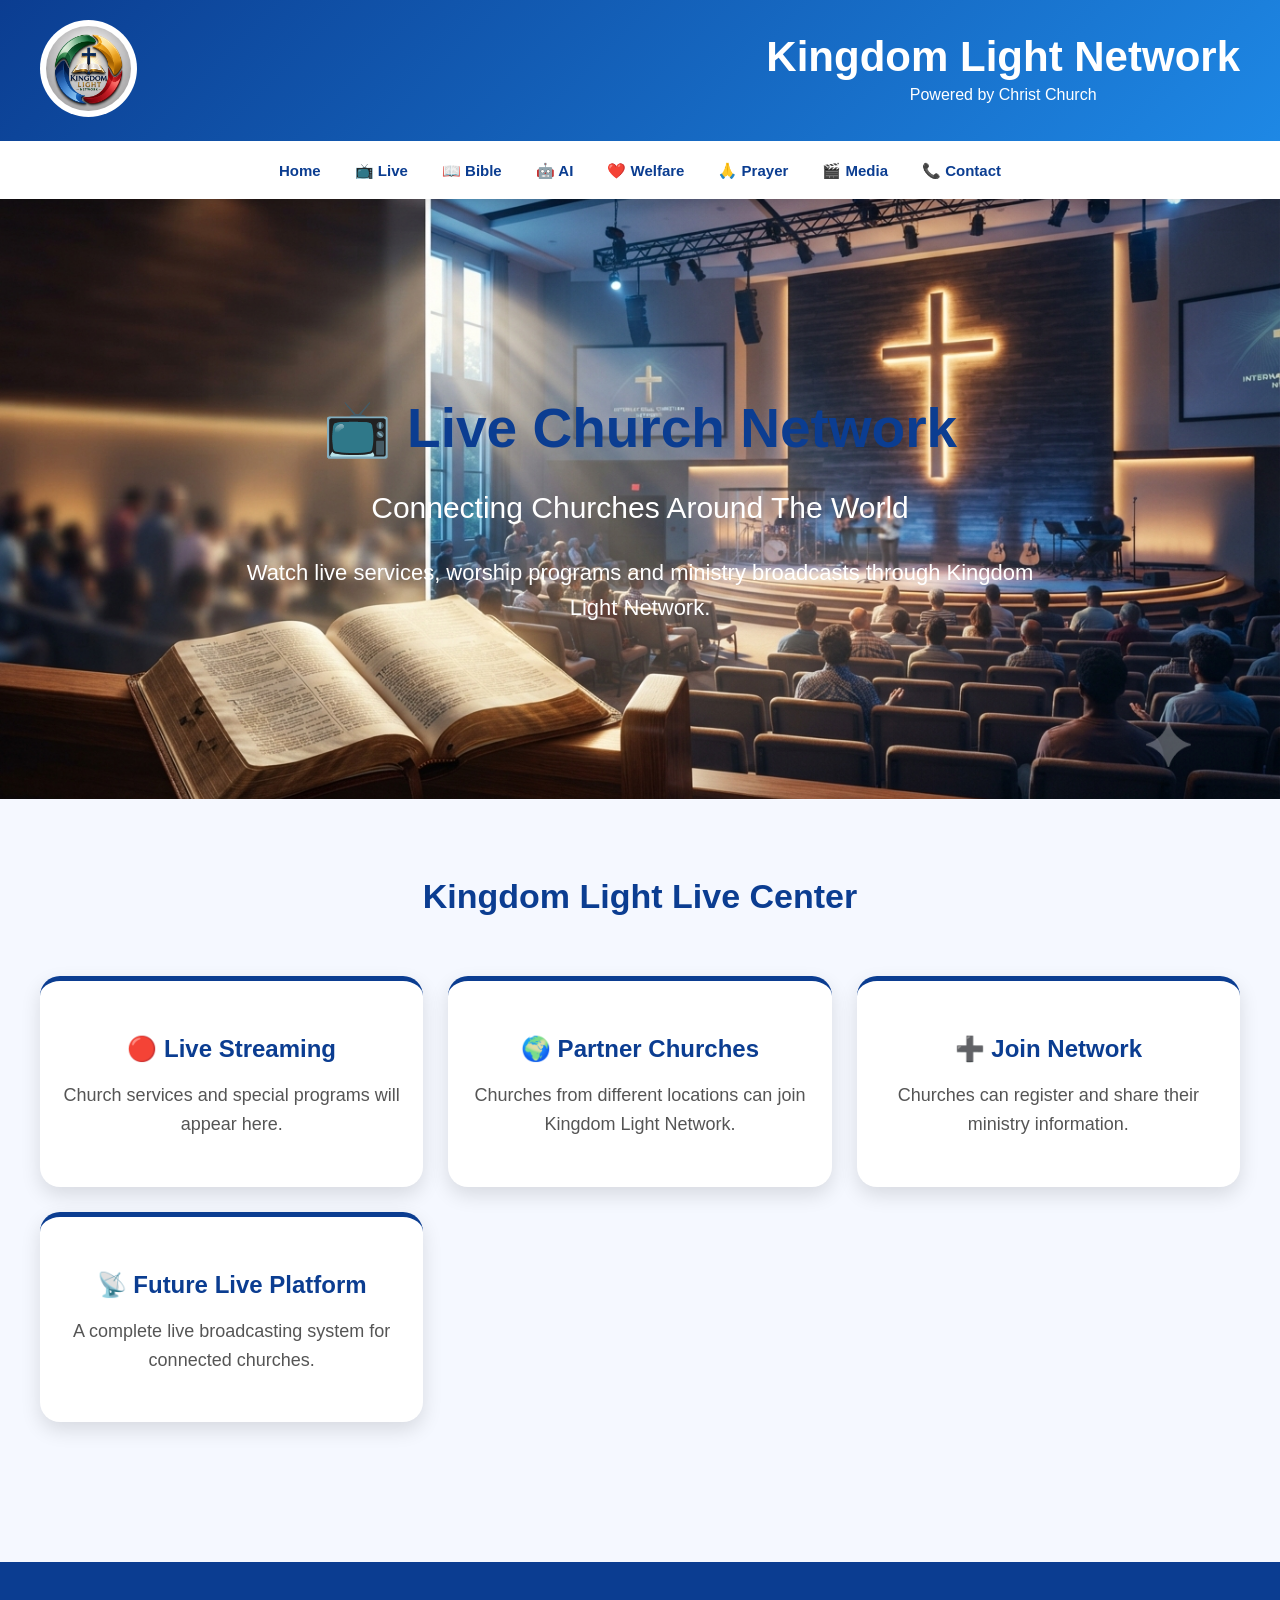
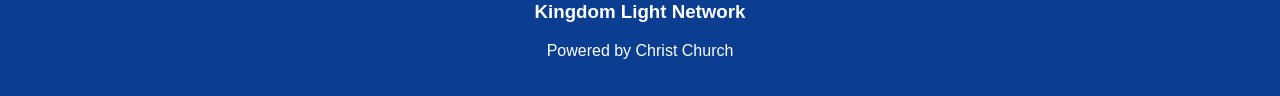
<file: live.html>
<!DOCTYPE html>
<html lang="en">

<head>

<meta charset="UTF-8">

<meta name="viewport" content="width=device-width, initial-scale=1.0">

<title>Live Church Network | Kingdom Light Network</title>

<link rel="stylesheet" href="style.css">

</head>


<body>


<header>

<div class="logo-area">

<div class="logo-placeholder">

<img src="images/paster%201.png" alt="Kingdom Light Network Logo">

</div>


<div>

<h1>
Kingdom Light Network
</h1>

<p>
Powered by Christ Church
</p>

</div>

</div>

</header>



<nav>

<a href="index.html">
Home
</a>

<a href="live.html">
📺 Live
</a>

<a href="bible.html">
📖 Bible
</a>

<a href="ai.html">
🤖 AI
</a>

<a href="welfare.html">
❤️ Welfare
</a>

<a href="prayer.html">
🙏 Prayer
</a>

<a href="media.html">
🎬 Media
</a>

<a href="contact.html">
📞 Contact
</a>

</nav>



<section class="hero">

<div class="hero-content">

<h2>
📺 Live Church Network
</h2>


<h3>
Connecting Churches Around The World
</h3>


<p>
Watch live services, worship programs and ministry broadcasts through Kingdom Light Network.
</p>


</div>

</section>



<section class="services">


<h2>
Kingdom Light Live Center
</h2>


<div class="cards">


<div class="card">

<h3>
🔴 Live Streaming
</h3>

<p>
Church services and special programs will appear here.
</p>

</div>



<div class="card">

<h3>
🌍 Partner Churches
</h3>

<p>
Churches from different locations can join Kingdom Light Network.
</p>

</div>



<div class="card">

<h3>
➕ Join Network
</h3>

<p>
Churches can register and share their ministry information.
</p>

</div>



<div class="card">

<h3>
📡 Future Live Platform
</h3>

<p>
A complete live broadcasting system for connected churches.
</p>

</div>


</div>


</section>



<footer>

<h3>
Kingdom Light Network
</h3>

<p>
Powered by Christ Church
</p>

</footer>


</body>

  <script src="translations.js"></script>
<script src="language.js"></script>

</html>
</file>
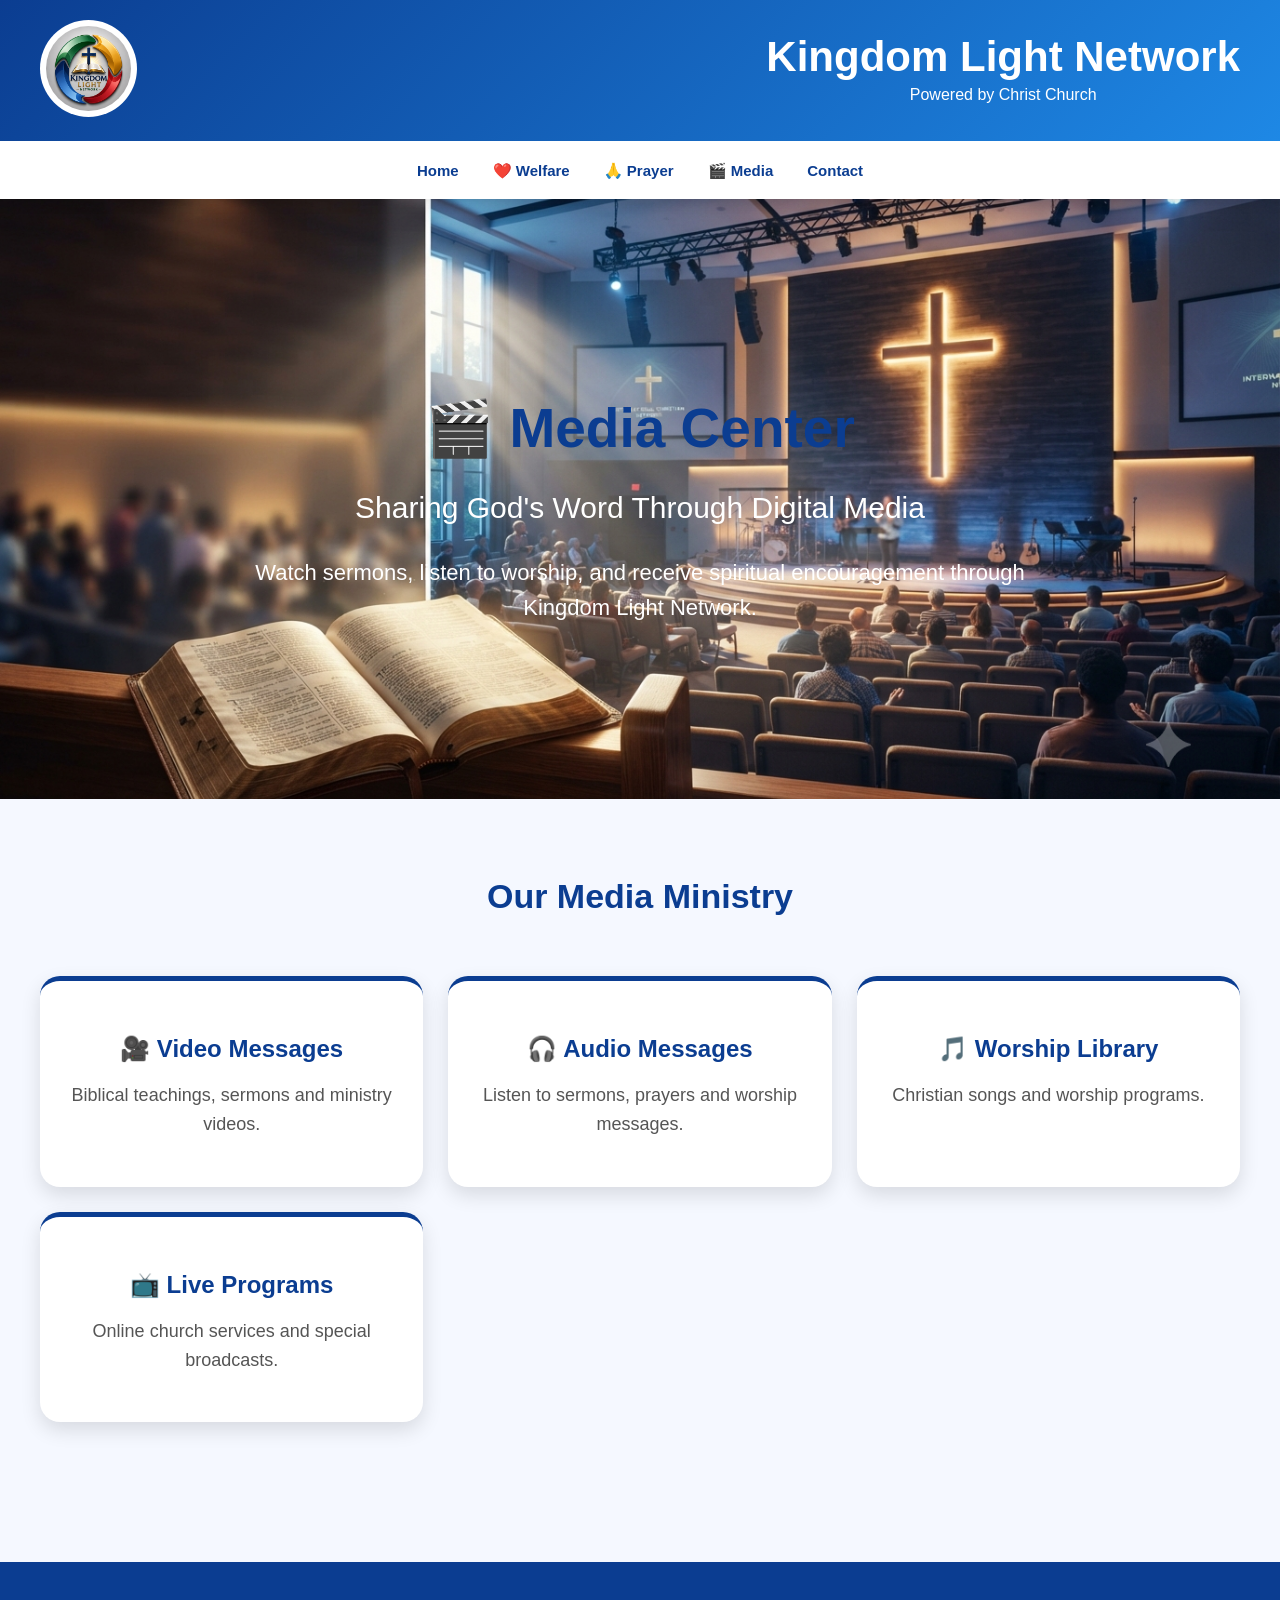
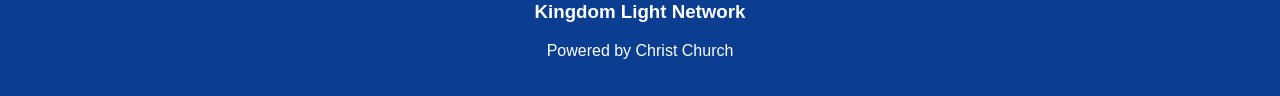
<file: media.html>
<!DOCTYPE html>
<html lang="en">

<head>

<meta charset="UTF-8">

<meta name="viewport" content="width=device-width, initial-scale=1.0">

<title>Media Center | Kingdom Light Network</title>

<link rel="stylesheet" href="style.css">

</head>


<body>


<header>

<div class="logo-area">

<div class="logo-placeholder">

<img src="images/paster%201.png" alt="Kingdom Light Network Logo">

</div>


<div>

<h1>
Kingdom Light Network
</h1>

<p>
Powered by Christ Church
</p>

</div>


</div>

</header>



<nav>

<a href="index.html">
Home
</a>

<a href="welfare.html">
❤️ Welfare
</a>

<a href="prayer.html">
🙏 Prayer
</a>

<a href="media.html">
🎬 Media
</a>

<a href="#">
Contact
</a>

</nav>



<section class="hero">

<div class="hero-content">

<h2>
🎬 Media Center
</h2>


<h3>
Sharing God's Word Through Digital Media
</h3>


<p>
Watch sermons, listen to worship, and receive spiritual encouragement through Kingdom Light Network.
</p>


</div>

</section>



<section class="services">


<h2>
Our Media Ministry
</h2>



<div class="cards">


<div class="card">

<h3>
🎥 Video Messages
</h3>

<p>
Biblical teachings, sermons and ministry videos.
</p>

</div>



<div class="card">

<h3>
🎧 Audio Messages
</h3>

<p>
Listen to sermons, prayers and worship messages.
</p>

</div>



<div class="card">

<h3>
🎵 Worship Library
</h3>

<p>
Christian songs and worship programs.
</p>

</div>



<div class="card">

<h3>
📺 Live Programs
</h3>

<p>
Online church services and special broadcasts.
</p>

</div>


</div>


</section>



<footer>

<h3>
Kingdom Light Network
</h3>

<p>
Powered by Christ Church
</p>

</footer>



</body>

  <script src="translations.js"></script>
<script src="language.js"></script>

</html>
</file>
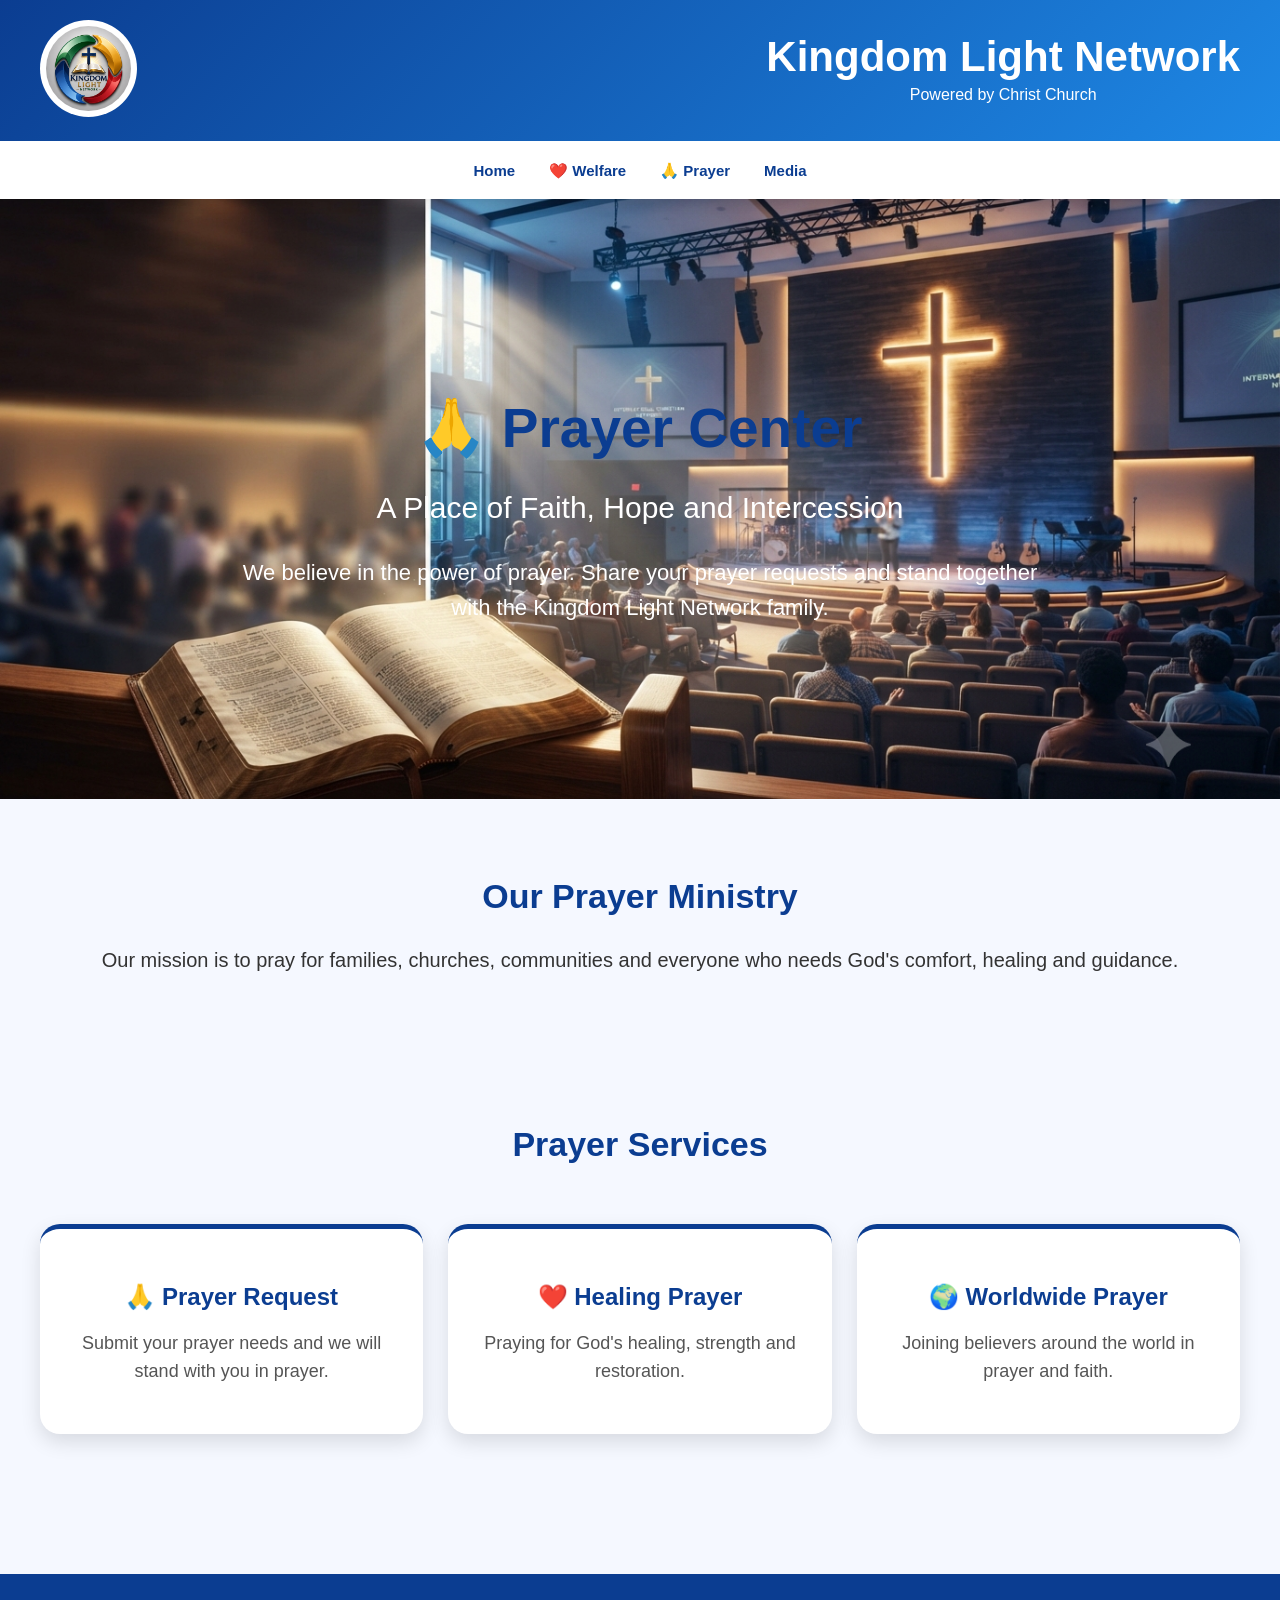
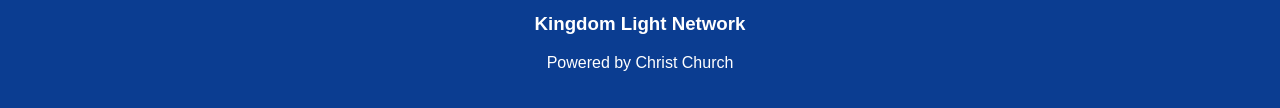
<file: prayer.html>
<!DOCTYPE html>
<html lang="en">

<head>

<meta charset="UTF-8">

<meta name="viewport" content="width=device-width, initial-scale=1.0">

<title>Prayer Center | Kingdom Light Network</title>

<link rel="stylesheet" href="style.css">

</head>


<body>


<header>

<div class="logo-area">

<div class="logo-placeholder">

<img src="images/paster%201.png" alt="Kingdom Light Network Logo">

</div>


<div>

<h1>
Kingdom Light Network
</h1>

<p>
Powered by Christ Church
</p>

</div>


</div>

</header>



<nav>

<a href="index.html">
Home
</a>

<a href="welfare.html">
❤️ Welfare
</a>

<a href="prayer.html">
🙏 Prayer
</a>

<a href="#">
Media
</a>

</nav>



<section class="hero">

<div class="hero-content">

<h2>
🙏 Prayer Center
</h2>


<h3>
A Place of Faith, Hope and Intercession
</h3>


<p>
We believe in the power of prayer. Share your prayer requests and stand together with the Kingdom Light Network family.
</p>


</div>

</section>



<section>

<h2>
Our Prayer Ministry
</h2>


<p>
Our mission is to pray for families, churches, communities and everyone who needs God's comfort, healing and guidance.
</p>


</section>



<section class="services">


<h2>
Prayer Services
</h2>


<div class="cards">


<div class="card">

<h3>
🙏 Prayer Request
</h3>

<p>
Submit your prayer needs and we will stand with you in prayer.
</p>

</div>


<div class="card">

<h3>
❤️ Healing Prayer
</h3>

<p>
Praying for God's healing, strength and restoration.
</p>

</div>


<div class="card">

<h3>
🌍 Worldwide Prayer
</h3>

<p>
Joining believers around the world in prayer and faith.
</p>

</div>


</div>


</section>



<footer>

<h3>
Kingdom Light Network
</h3>

<p>
Powered by Christ Church
</p>

</footer>


</body>

  <script src="translations.js"></script>
<script src="language.js"></script>

</html>
</file>
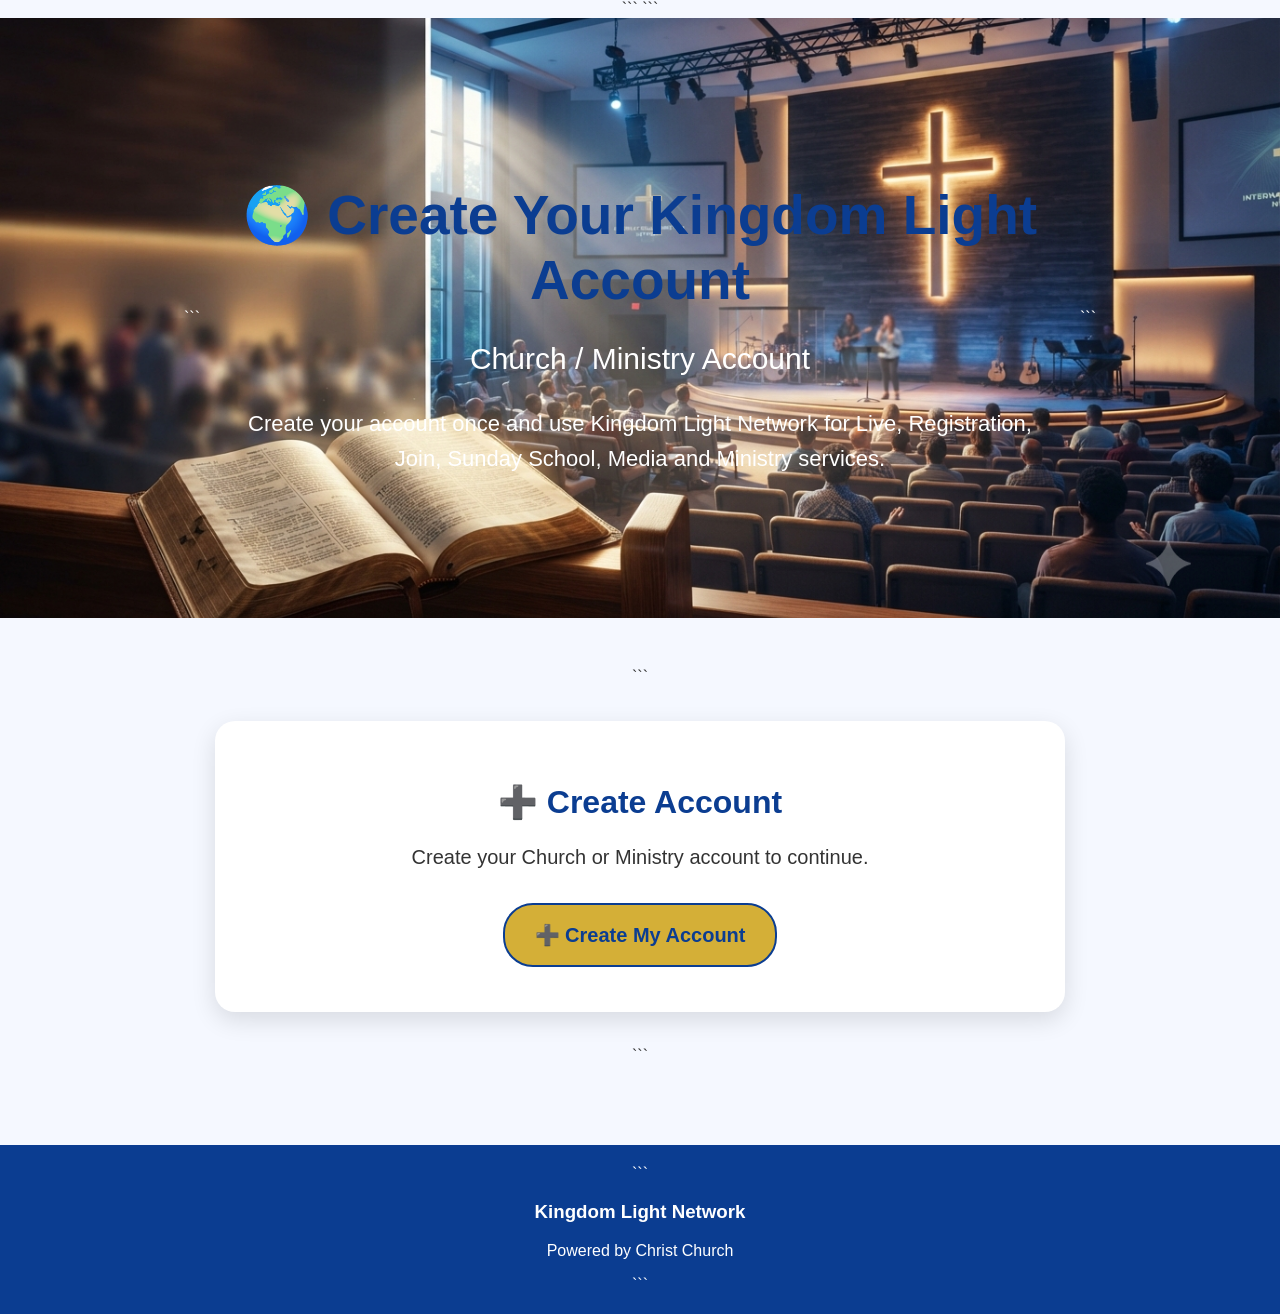
<file: register.html>
<!DOCTYPE html>

<html lang="en">

<head>

```
<meta charset="UTF-8">

<meta name="viewport" content="width=device-width, initial-scale=1.0">

<title>
    Create Account - Kingdom Light Network
</title>

<link rel="stylesheet" href="style.css">
```

</head>

<body>

<section class="hero">

```
<div class="hero-content">

    <h2>
        🌍 Create Your Kingdom Light Account
    </h2>

    <h3>
        Church / Ministry Account
    </h3>

    <p>
        Create your account once and use Kingdom Light Network for Live, Registration, Join, Sunday School, Media and Ministry services.
    </p>

</div>
```

</section>

<section class="create-account-section">

```
<div class="create-account-card">

    <h2>
        ➕ Create Account
    </h2>

    <p>
        Create your Church or Ministry account to continue.
    </p>


    <!-- CREATE ACCOUNT BUTTON -->

    <button
        type="button"
        id="openCreateAccount"
        class="create-account-button"
    >
        ➕ Create My Account
    </button>



    <!-- CREATE ACCOUNT FORM -->

    <div
        id="createAccountForm"
        class="create-account-form"
        style="display: none;"
    >

        <h2>
            🏠 Create Church / Ministry Account
        </h2>


        <form id="churchAccountForm">


            <label>
                Church / Ministry Name
            </label>

            <input
                type="text"
                name="churchName"
                placeholder="Church / Ministry Name"
                required
            >


            <label>
                Pastor / Leader Name
            </label>

            <input
                type="text"
                name="pastorName"
                placeholder="Pastor / Leader Name"
                required
            >


            <label>
                Country
            </label>

            <select
                name="country"
                required
            >

                <option value="">
                    🌍 Select Country
                </option>

                <option value="Pakistan">
                    Pakistan
                </option>

                <option value="India">
                    India
                </option>

                <option value="United Kingdom">
                    United Kingdom
                </option>

                <option value="United States">
                    United States
                </option>

                <option value="Canada">
                    Canada
                </option>

                <option value="Australia">
                    Australia
                </option>

                <option value="Other">
                    Other
                </option>

            </select>


            <label>
                City
            </label>

            <input
                type="text"
                name="city"
                placeholder="City"
                required
            >


            <label>
                WhatsApp Number
            </label>

            <input
                type="tel"
                name="whatsapp"
                placeholder="WhatsApp Number"
                required
            >


            <label>
                Gmail / Email Address
            </label>

            <input
                type="email"
                name="email"
                placeholder="Gmail / Email Address"
                required
            >


            <label>
                Ministry Introduction
            </label>

            <textarea
                name="ministryIntroduction"
                placeholder="Tell us briefly about your Church / Ministry"
                rows="6"
            ></textarea>


            <label>
                YouTube Link
            </label>

            <input
                type="url"
                name="youtube"
                placeholder="YouTube Channel Link"
            >


            <label>
                Facebook Page / Group
            </label>

            <input
                type="url"
                name="facebook"
                placeholder="Facebook Page / Group Link"
            >


            <label>
                Instagram Link
            </label>

            <input
                type="url"
                name="instagram"
                placeholder="Instagram Link"
            >


            <label>
                TikTok Link
            </label>

            <input
                type="url"
                name="tiktok"
                placeholder="TikTok Link"
            >


            <label>
                Telegram Link
            </label>

            <input
                type="url"
                name="telegram"
                placeholder="Telegram Link"
            >


            <label class="consent-label">

                <input
                    type="checkbox"
                    name="agreement"
                    required
                >

                I confirm that the information provided is correct and I agree to create this Church / Ministry account.

            </label>


            <br>


            <button
                type="submit"
                class="submit-account-button"
            >
                🚀 Create Account
            </button>


        </form>

    </div>

</div>
```

</section>

<footer>

```
<h3>
    Kingdom Light Network
</h3>

<p>
    Powered by Christ Church
</p>
```

</footer>

<script src="translations.js"></script>

<script src="language.js"></script>

<script src="script.js"></script>

</body>

</html>
</file>
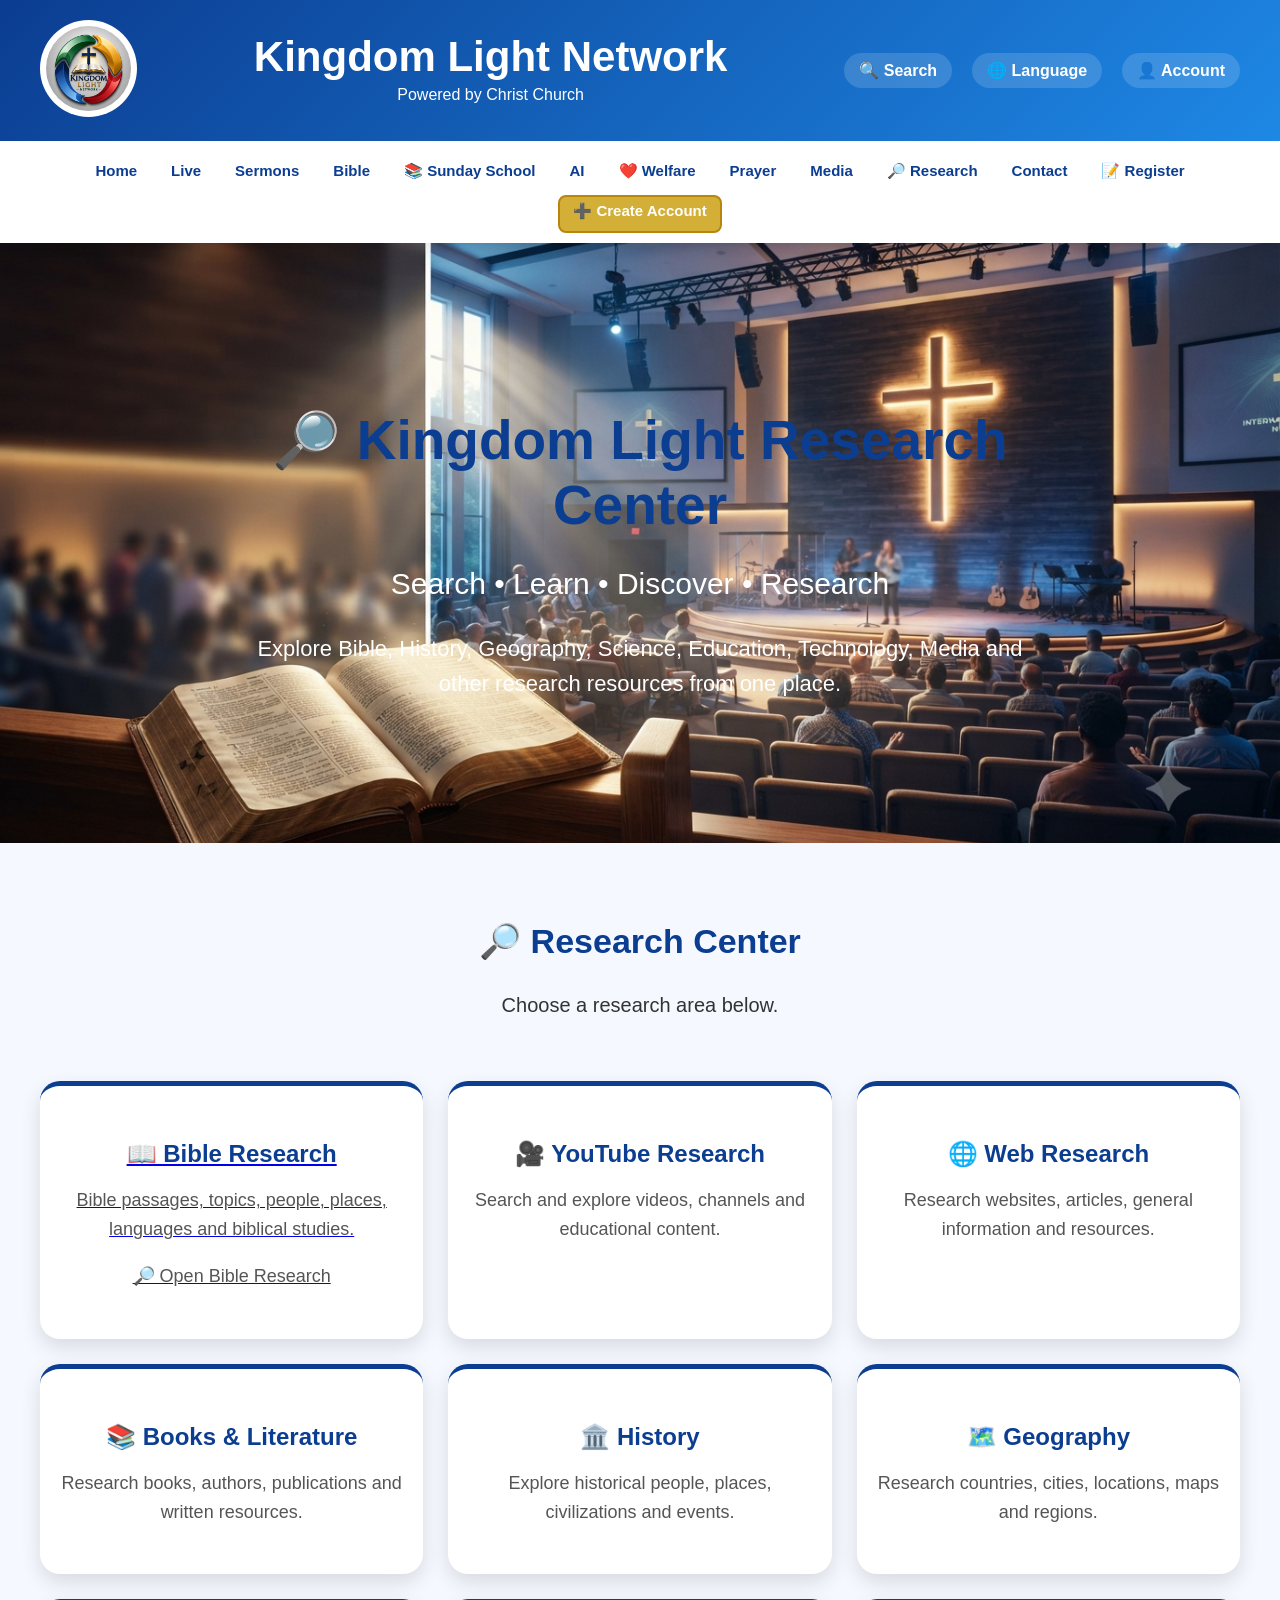
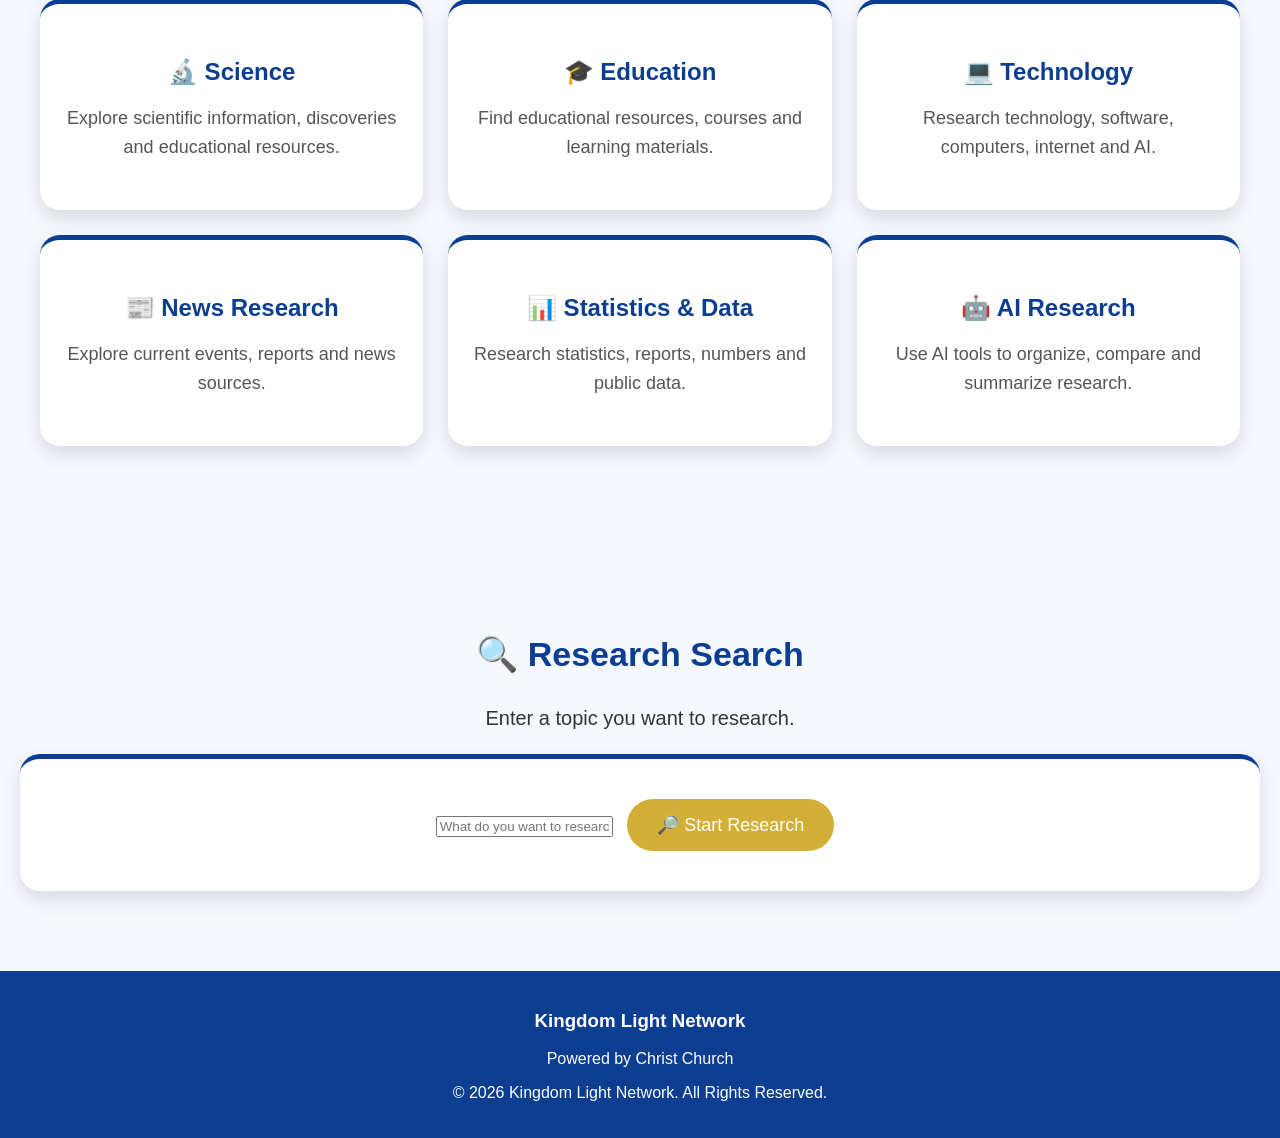
<file: research.html>
<!DOCTYPE html>
<html lang="en">

<head>

    <meta charset="UTF-8">

    <meta
        name="viewport"
        content="width=device-width, initial-scale=1.0"
    >

    <title>
        Research Center - Kingdom Light Network
    </title>

    <link
        rel="stylesheet"
        href="style.css"
    >

</head>


<body>


<!-- HEADER START -->

<header>

    <div class="logo-area">

        <div class="logo-placeholder">

            <img
                src="images/paster%201.png"
                alt="Kingdom Light Network Logo"
            >

        </div>


        <div>

            <h1>
                Kingdom Light Network
            </h1>

            <p>
                Powered by Christ Church
            </p>

        </div>


        <div class="header-icons">

            <span>
                🔍 Search
            </span>

            <span>
                🌐 Language
            </span>

            <span>
                👤 Account
            </span>

        </div>

    </div>

</header>

<!-- HEADER END -->


<!-- MOBILE MENU BUTTON -->

<button
    class="menu-toggle"
    id="menuToggle"
    type="button"
    aria-label="Open Menu"
    aria-expanded="false"
>
    ☰
</button>


<!-- NAVIGATION START -->

<nav>

    <a href="index.html">
        Home
    </a>

    <a href="live.html">
        Live
    </a>

    <a href="sermons.html">
        Sermons
    </a>

    <a href="bible.html">
        Bible
    </a>

    <a href="sundayschool.html">
        📚 Sunday School
    </a>

    <a href="ai.html">
        AI
    </a>

    <a href="welfare.html">
        ❤️ Welfare
    </a>

    <a href="prayer.html">
        Prayer
    </a>

    <a href="media.html">
        Media
    </a>

    <a href="research.html">
    🔎 Research
</a>

    <a href="contact.html">
        Contact
    </a>

    <a href="register.html">
        📝 Register
    </a>

    <a
        href="create-account.html"
        class="create-nav-button"
    >
        ➕ Create Account
    </a>

</nav>

<!-- NAVIGATION END -->


<!-- RESEARCH HERO START -->

<section class="hero">

    <div class="hero-content">

        <h2>
            🔎 Kingdom Light Research Center
        </h2>

        <h3>
            Search • Learn • Discover • Research
        </h3>

        <p>
            Explore Bible, History, Geography, Science,
            Education, Technology, Media and other
            research resources from one place.
        </p>

    </div>

</section>

<!-- RESEARCH HERO END -->


<!-- RESEARCH CENTER START -->

<section class="services">

    <h2>
        🔎 Research Center
    </h2>

    <p>
        Choose a research area below.
    </p>


    <div class="cards">


     <a href="bible-research.html" class="card-link">

    <div class="card">

        <h3>
            📖 Bible Research
        </h3>

        <p>
            Bible passages, topics, people,
            places, languages and biblical studies.
        </p>

        <p>
            🔎 Open Bible Research
        </p>

    </div>

</a>

        <div class="card">

            <h3>
                🎥 YouTube Research
            </h3>

            <p>
                Search and explore videos,
                channels and educational content.
            </p>

        </div>


        <div class="card">

            <h3>
                🌐 Web Research
            </h3>

            <p>
                Research websites, articles,
                general information and resources.
            </p>

        </div>


        <div class="card">

            <h3>
                📚 Books & Literature
            </h3>

            <p>
                Research books, authors,
                publications and written resources.
            </p>

        </div>


        <div class="card">

            <h3>
                🏛️ History
            </h3>

            <p>
                Explore historical people,
                places, civilizations and events.
            </p>

        </div>


        <div class="card">

            <h3>
                🗺️ Geography
            </h3>

            <p>
                Research countries, cities,
                locations, maps and regions.
            </p>

        </div>


        <div class="card">

            <h3>
                🔬 Science
            </h3>

            <p>
                Explore scientific information,
                discoveries and educational resources.
            </p>

        </div>


        <div class="card">

            <h3>
                🎓 Education
            </h3>

            <p>
                Find educational resources,
                courses and learning materials.
            </p>

        </div>


        <div class="card">

            <h3>
                💻 Technology
            </h3>

            <p>
                Research technology, software,
                computers, internet and AI.
            </p>

        </div>


        <div class="card">

            <h3>
                📰 News Research
            </h3>

            <p>
                Explore current events,
                reports and news sources.
            </p>

        </div>


        <div class="card">

            <h3>
                📊 Statistics & Data
            </h3>

            <p>
                Research statistics, reports,
                numbers and public data.
            </p>

        </div>


        <div class="card">

            <h3>
                🤖 AI Research
            </h3>

            <p>
                Use AI tools to organize,
                compare and summarize research.
            </p>

        </div>


    </div>

</section>

<!-- RESEARCH CENTER END -->


<!-- RESEARCH SEARCH AREA START -->

<section class="services">

    <h2>
        🔍 Research Search
    </h2>

    <p>
        Enter a topic you want to research.
    </p>


    <div class="card">

        <input
            type="text"
            id="researchQuery"
            placeholder="What do you want to research?"
        >


        <button
            type="button"
            id="researchSearchButton"
        >
            🔎 Start Research
        </button>

    </div>

</section>

<!-- RESEARCH SEARCH AREA END -->


<!-- FOOTER START -->

<footer>

    <h3>
        Kingdom Light Network
    </h3>

    <p>
        Powered by Christ Church
    </p>

    <p>
        © 2026 Kingdom Light Network.
        All Rights Reserved.
    </p>

</footer>

<!-- FOOTER END -->


<script src="script.js"></script>

<script src="translations.js"></script>

<script src="language.js"></script>


</body>

</html>
</file>
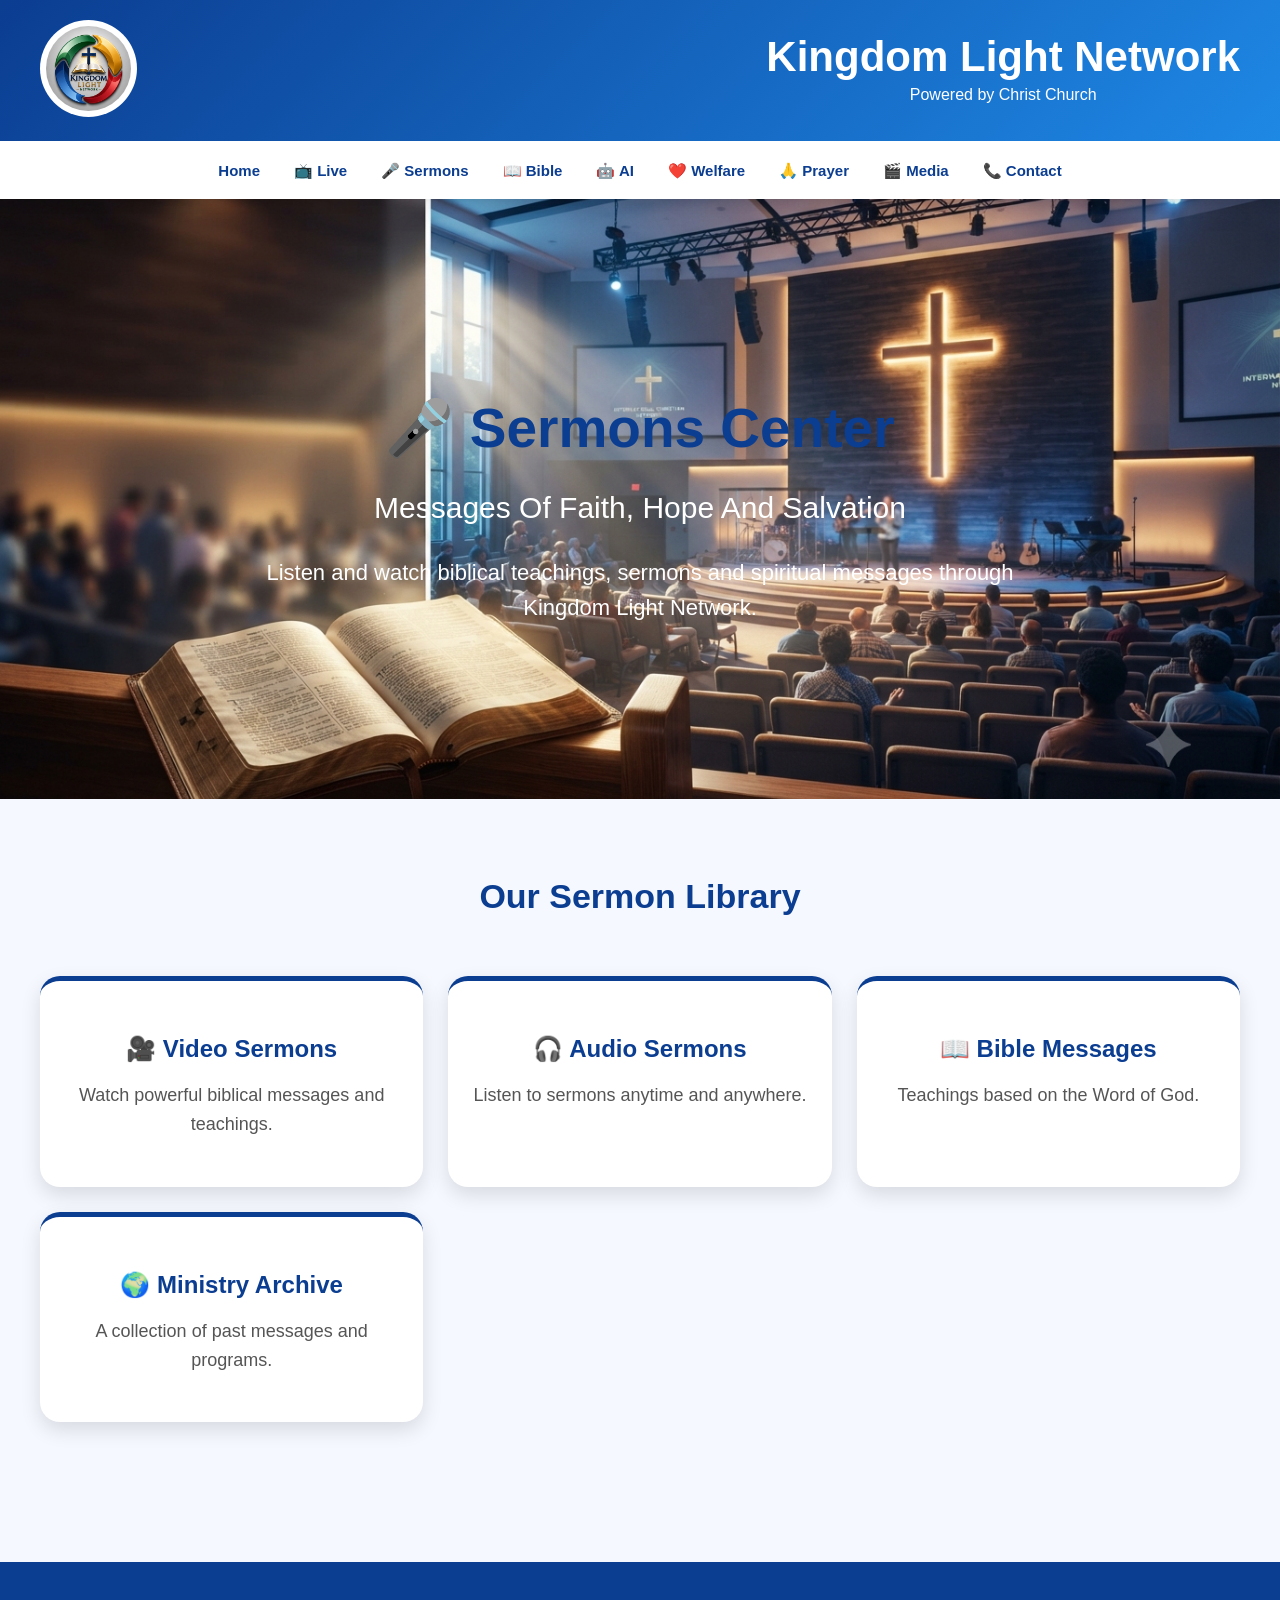
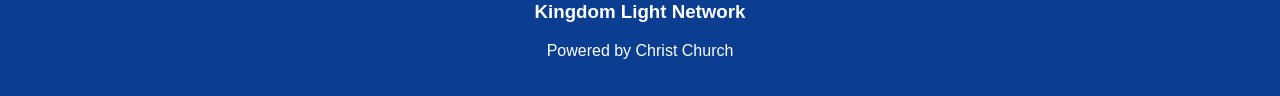
<file: sermons.html>
<!DOCTYPE html>
<html lang="en">

<head>

<meta charset="UTF-8">

<meta name="viewport" content="width=device-width, initial-scale=1.0">

<title>Sermons | Kingdom Light Network</title>

<link rel="stylesheet" href="style.css">

</head>


<body>


<header>

<div class="logo-area">

<div class="logo-placeholder">

<img src="images/paster%201.png" alt="Kingdom Light Network Logo">

</div>


<div>

<h1>
Kingdom Light Network
</h1>

<p>
Powered by Christ Church
</p>

</div>

</div>

</header>



<nav>

<a href="index.html">
Home
</a>

<a href="live.html">
📺 Live
</a>

<a href="sermons.html">
🎤 Sermons
</a>

<a href="bible.html">
📖 Bible
</a>

<a href="ai.html">
🤖 AI
</a>

<a href="welfare.html">
❤️ Welfare
</a>

<a href="prayer.html">
🙏 Prayer
</a>

<a href="media.html">
🎬 Media
</a>

<a href="contact.html">
📞 Contact
</a>

</nav>



<section class="hero">

<div class="hero-content">

<h2>
🎤 Sermons Center
</h2>


<h3>
Messages Of Faith, Hope And Salvation
</h3>


<p>
Listen and watch biblical teachings, sermons and spiritual messages through Kingdom Light Network.
</p>


</div>

</section>



<section class="services">


<h2>
Our Sermon Library
</h2>


<div class="cards">


<div class="card">

<h3>
🎥 Video Sermons
</h3>

<p>
Watch powerful biblical messages and teachings.
</p>

</div>



<div class="card">

<h3>
🎧 Audio Sermons
</h3>

<p>
Listen to sermons anytime and anywhere.
</p>

</div>



<div class="card">

<h3>
📖 Bible Messages
</h3>

<p>
Teachings based on the Word of God.
</p>

</div>



<div class="card">

<h3>
🌍 Ministry Archive
</h3>

<p>
A collection of past messages and programs.
</p>

</div>


</div>


</section>



<footer>

<h3>
Kingdom Light Network
</h3>

<p>
Powered by Christ Church
</p>

</footer>



</body>

  <script src="translations.js"></script>
<script src="language.js"></script>

</html>
</file>
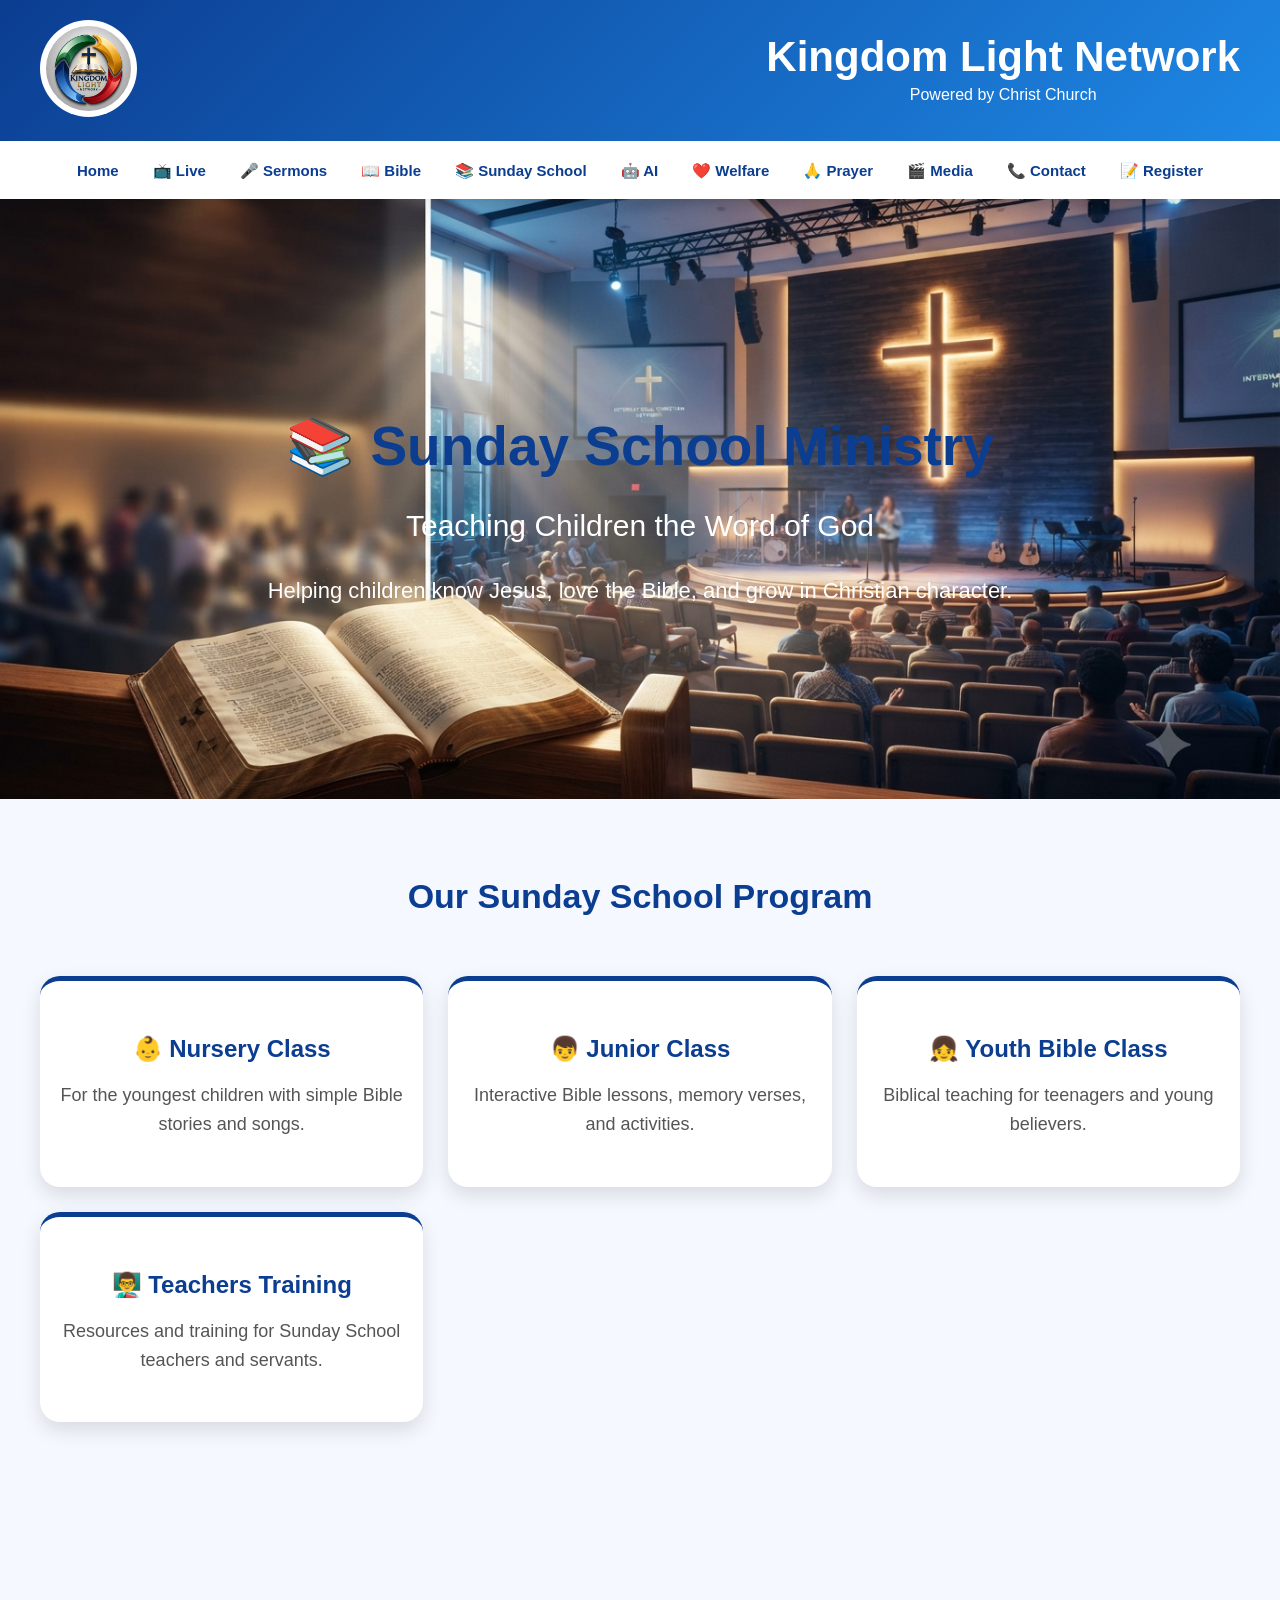
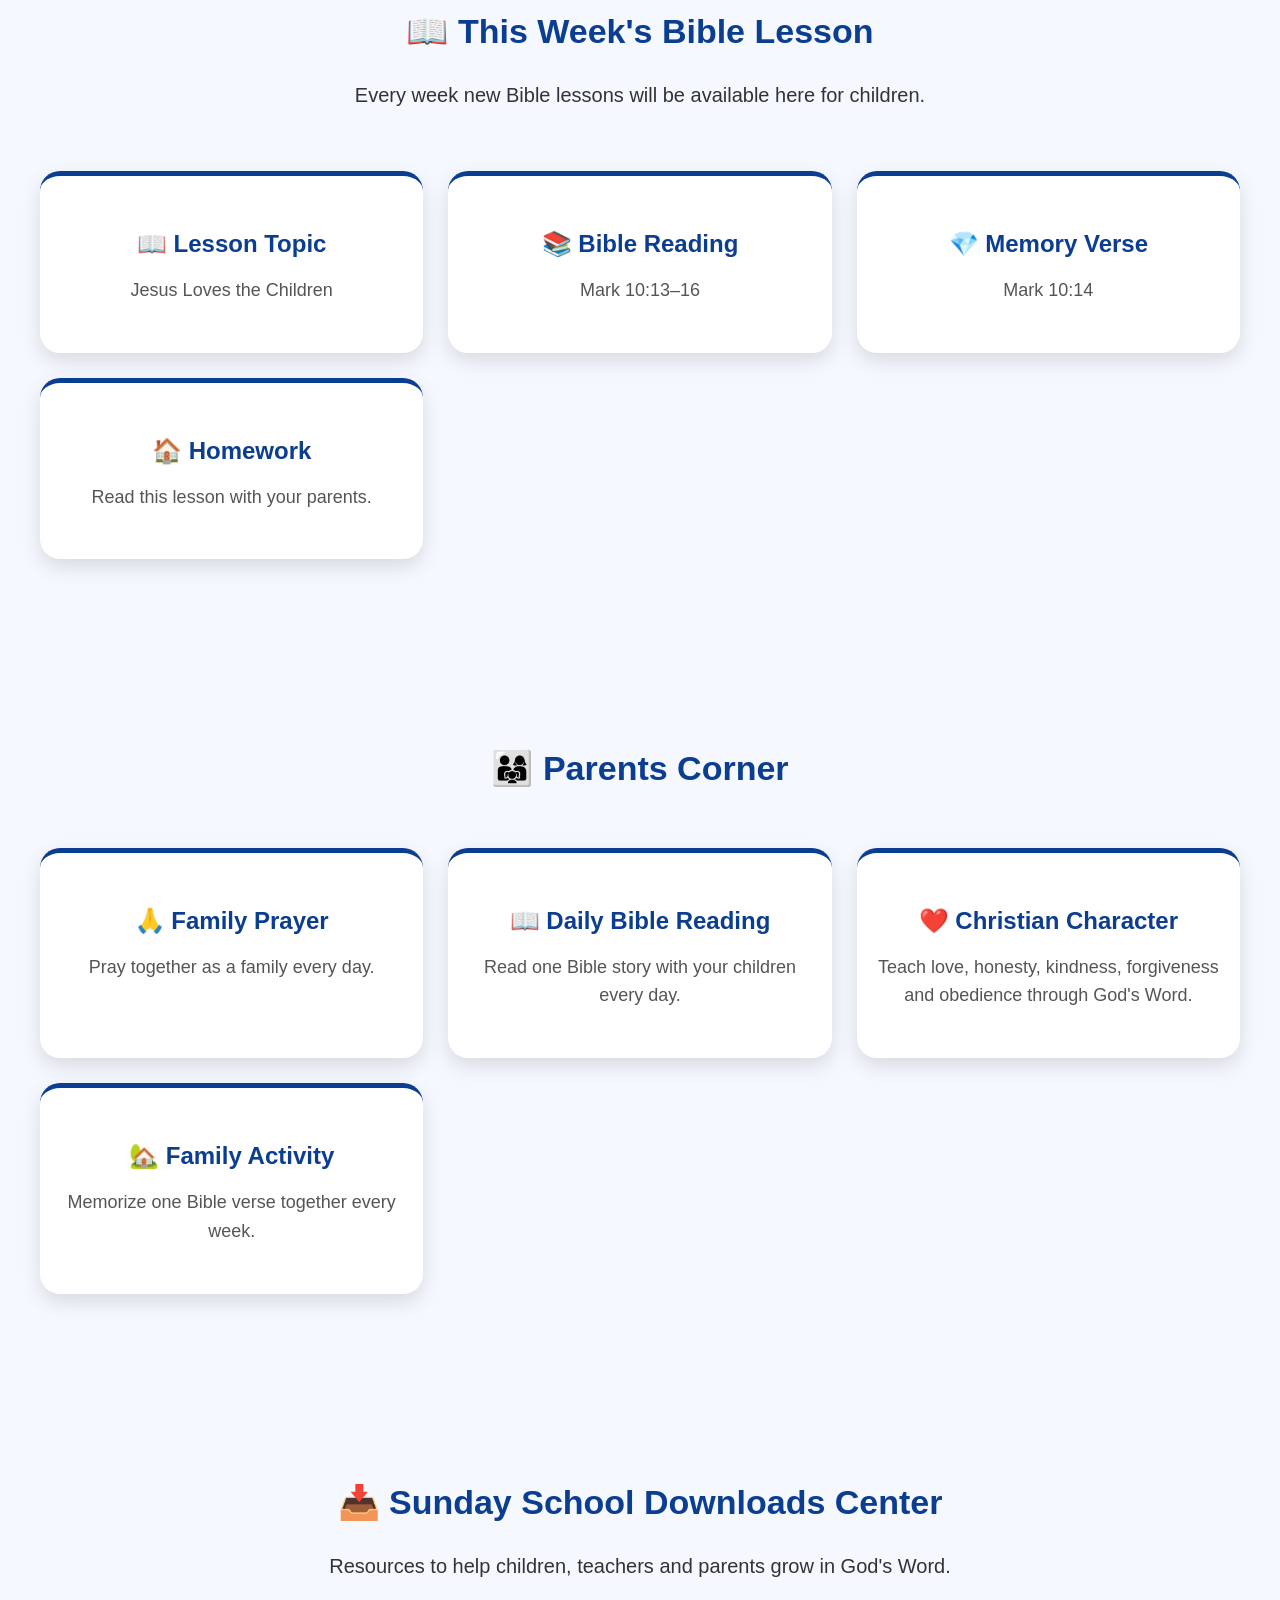
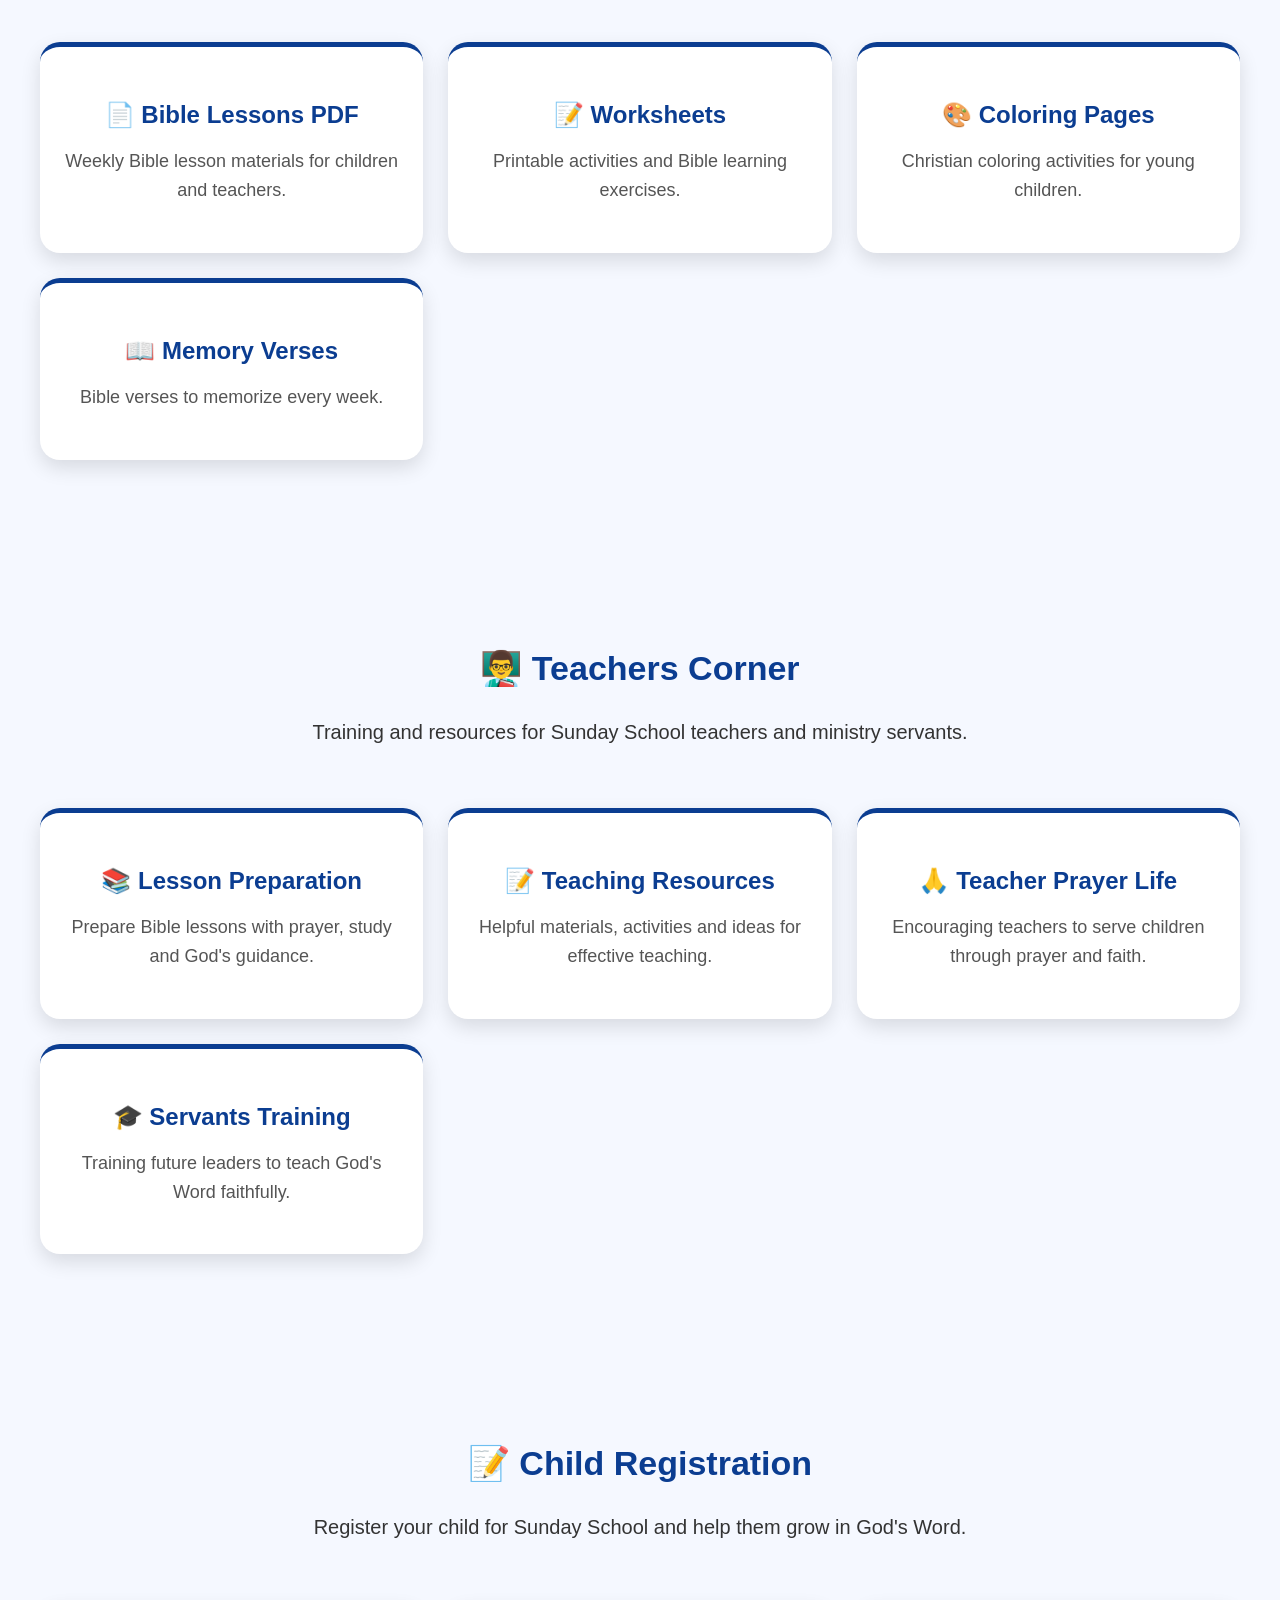
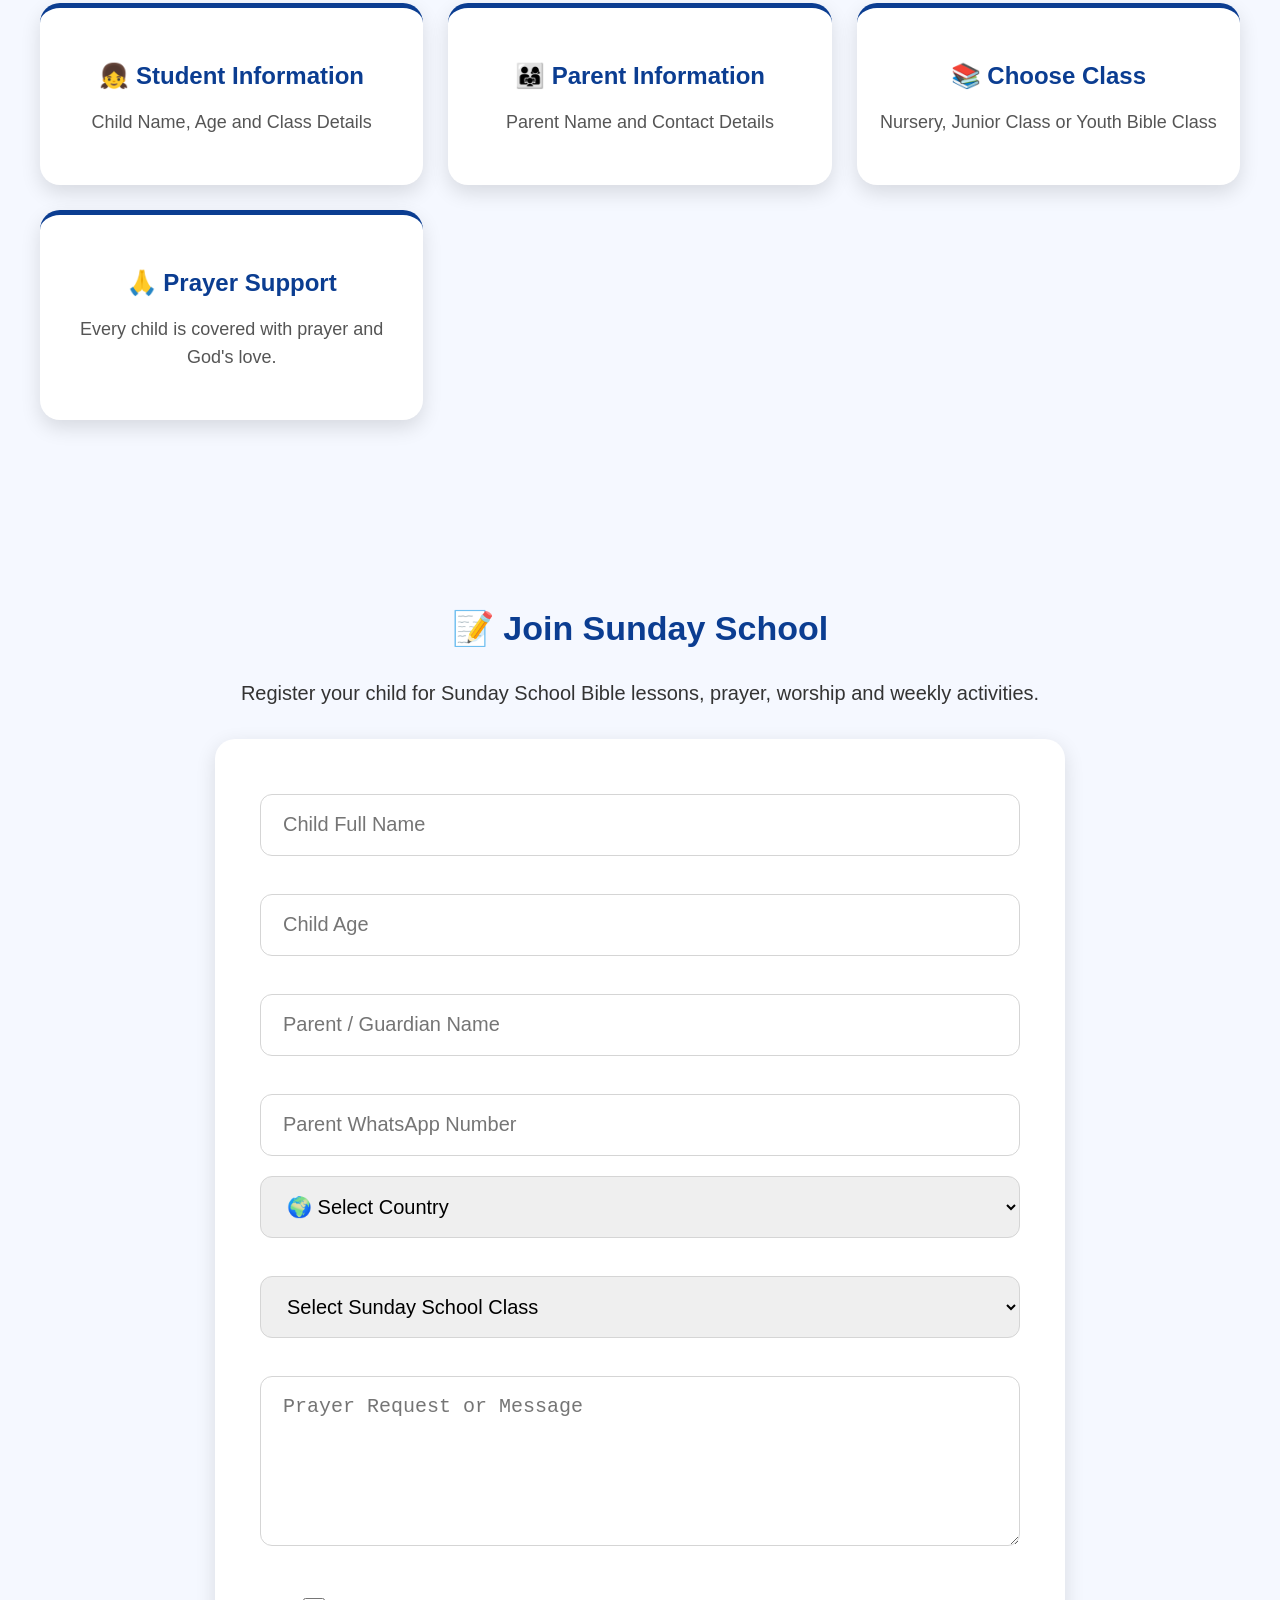
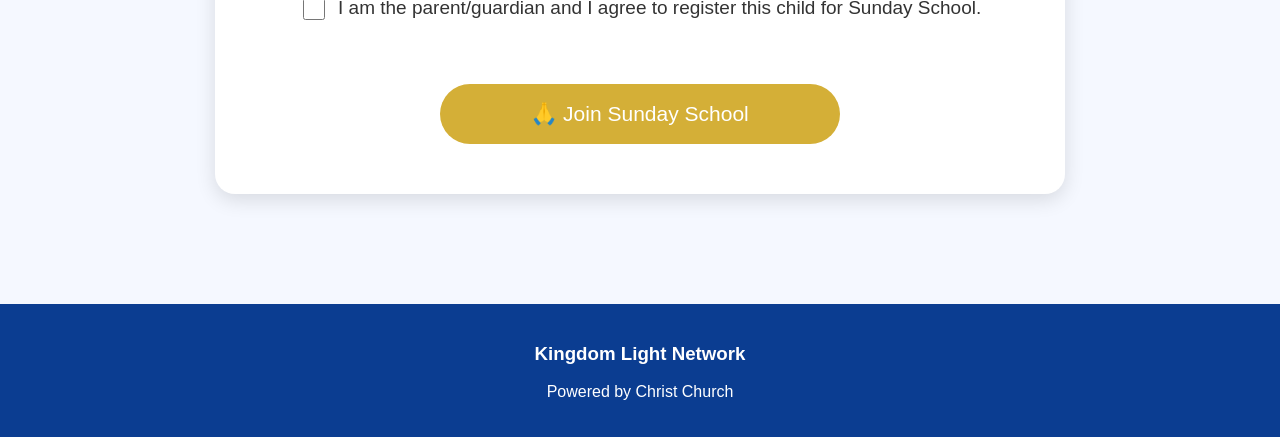
<file: sundayschool.html>
<!DOCTYPE html>
<html lang="en">

<head>
    <meta charset="UTF-8">
    <meta name="viewport" content="width=device-width, initial-scale=1.0">
    <title>Sunday School | Kingdom Light Network</title>
    <link rel="stylesheet" href="style.css">
</head>

<body>

<header>
    <div class="logo-area">
        <div class="logo-placeholder">
            <img src="images/paster%201.png" alt="Kingdom Light Network Logo">
        </div>

        <div>
            <h1>Kingdom Light Network</h1>
            <p>Powered by Christ Church</p>
        </div>
    </div>
</header>

<nav>
    <a href="index.html">Home</a>
    <a href="live.html">📺 Live</a>
    <a href="sermons.html">🎤 Sermons</a>
    <a href="bible.html">📖 Bible</a>
    <a href="sundayschool.html">📚 Sunday School</a>
    <a href="ai.html">🤖 AI</a>
    <a href="welfare.html">❤️ Welfare</a>
    <a href="prayer.html">🙏 Prayer</a>
    <a href="media.html">🎬 Media</a>
    <a href="contact.html">📞 Contact</a>
    <a href="register.html">📝 Register</a>
</nav>

<section class="hero">
    <div class="hero-content">
        <h2>📚 Sunday School Ministry</h2>
        <h3>Teaching Children the Word of God</h3>
        <p>Helping children know Jesus, love the Bible, and grow in Christian character.</p>
    </div>
</section>

<section class="services">
    <h2>Our Sunday School Program</h2>

    <div class="cards">
        <div class="card">
            <h3>👶 Nursery Class</h3>
            <p>For the youngest children with simple Bible stories and songs.</p>
        </div>

        <div class="card">
            <h3>👦 Junior Class</h3>
            <p>Interactive Bible lessons, memory verses, and activities.</p>
        </div>

        <div class="card">
            <h3>👧 Youth Bible Class</h3>
            <p>Biblical teaching for teenagers and young believers.</p>
        </div>

        <div class="card">
            <h3>👨‍🏫 Teachers Training</h3>
            <p>Resources and training for Sunday School teachers and servants.</p>
           </div>

</div> 
       

</section>
 
<section class="services">

<h2>
📖 This Week's Bible Lesson
</h2>

<p>
Every week new Bible lessons will be available here for children.
</p>

 <div class="cards">

<div class="card">
<h3>📖 Lesson Topic</h3>
<p>Jesus Loves the Children</p>
</div>

<div class="card">
<h3>📚 Bible Reading</h3>
<p>Mark 10:13–16</p>
</div>

<div class="card">
<h3>💎 Memory Verse</h3>
<p>Mark 10:14</p>
</div>

<div class="card">
<h3>🏠 Homework</h3>
<p>Read this lesson with your parents.</p>
</div>

</div>   

</section>
    
<section class="services">

<h2>
👨‍👩‍👧 Parents Corner
</h2>

<div class="cards">

<div class="card">
<h3>
🙏 Family Prayer
</h3>
<p>
Pray together as a family every day.
</p>
</div>

<div class="card">
<h3>
📖 Daily Bible Reading
</h3>
<p>
Read one Bible story with your children every day.
</p>
</div>

<div class="card">
<h3>
❤️ Christian Character
</h3>
<p>
Teach love, honesty, kindness, forgiveness and obedience through God's Word.
</p>
</div>

<div class="card">
<h3>
🏡 Family Activity
</h3>
<p>
Memorize one Bible verse together every week.
</p>
</div>

</div>

</section>

 <section class="services">

<h2>
📥 Sunday School Downloads Center
</h2>

<p>
Resources to help children, teachers and parents grow in God's Word.
</p>

<div class="cards">

<div class="card">

<h3>
📄 Bible Lessons PDF
</h3>

<p>
Weekly Bible lesson materials for children and teachers.
</p>

</div>


<div class="card">

<h3>
📝 Worksheets
</h3>

<p>
Printable activities and Bible learning exercises.
</p>

</div>


<div class="card">

<h3>
🎨 Coloring Pages
</h3>

<p>
Christian coloring activities for young children.
</p>

</div>


<div class="card">

<h3>
📖 Memory Verses
</h3>

<p>
Bible verses to memorize every week.
</p>

</div>

</div>

</section> 

 <section class="services">

<h2>
👨‍🏫 Teachers Corner
</h2>

<p>
Training and resources for Sunday School teachers and ministry servants.
</p>

<div class="cards">

<div class="card">

<h3>
📚 Lesson Preparation
</h3>

<p>
Prepare Bible lessons with prayer, study and God's guidance.
</p>

</div>


<div class="card">

<h3>
📝 Teaching Resources
</h3>

<p>
Helpful materials, activities and ideas for effective teaching.
</p>

</div>


<div class="card">

<h3>
🙏 Teacher Prayer Life
</h3>

<p>
Encouraging teachers to serve children through prayer and faith.
</p>

</div>


<div class="card">

<h3>
🎓 Servants Training
</h3>

<p>
Training future leaders to teach God's Word faithfully.
</p>

</div>

</div>

</section> 

    <section class="services">

<h2>
📝 Child Registration
</h2>

<p>
Register your child for Sunday School and help them grow in God's Word.
</p>

<div class="cards">

<div class="card">

<h3>
👧 Student Information
</h3>

<p>
Child Name, Age and Class Details
</p>

</div>


<div class="card">

<h3>
👨‍👩‍👧 Parent Information
</h3>

<p>
Parent Name and Contact Details
</p>

</div>


<div class="card">

<h3>
📚 Choose Class
</h3>

<p>
Nursery, Junior Class or Youth Bible Class
</p>

</div>


<div class="card">

<h3>
🙏 Prayer Support
</h3>

<p>
Every child is covered with prayer and God's love.
</p>

</div>


</div>

</section>

  
<section class="services">

<h2>
📝 Join Sunday School
</h2>

<p>
Register your child for Sunday School Bible lessons, prayer, worship and weekly activities.
</p>

<form id="sundaySchoolForm">

<input
type="text"
name="childName"
placeholder="Child Full Name"
required
>

<br><br>

<input
type="number"
name="childAge"
placeholder="Child Age"
min="3"
max="18"
required
>

<br><br>

<input
type="text"
name="parentName"
placeholder="Parent / Guardian Name"
required
>

<br><br>

<input
type="tel"
name="whatsapp"
placeholder="Parent WhatsApp Number"
required
>

<select
name="country"
required
>

<option value="">
🌍 Select Country
</option>

<option value="Pakistan">
Pakistan
</option>

<option value="India">
India
</option>

<option value="United Kingdom">
United Kingdom
</option>

<option value="United States">
United States
</option>

<option value="Canada">
Canada
</option>

<option value="Australia">
Australia
</option>

<option value="Other">
Other
</option>

</select>
    
<br><br>

<select name="class" required>

<option value="">
Select Sunday School Class
</option>

<option value="Nursery">
👶 Nursery Class
</option>

<option value="Junior">
👦 Junior Class
</option>

<option value="Youth">
👧 Youth Bible Class
</option>

</select>

<br><br>

<textarea
name="prayerRequest"
placeholder="Prayer Request or Message"
rows="5">
</textarea>

<br><br>

<label>

<input
type="checkbox"
name="parentConsent"
required
>

I am the parent/guardian and I agree to register this child for Sunday School.

</label>

<br><br>

<button type="submit">
🙏 Join Sunday School
</button>

</form>

</section>

   
<footer>
    <h3>Kingdom Light Network</h3>
    <p>Powered by Christ Church</p>
</footer>

<script src="translations.js"></script>
<script src="language.js"></script>

</body>
</html>
</file>
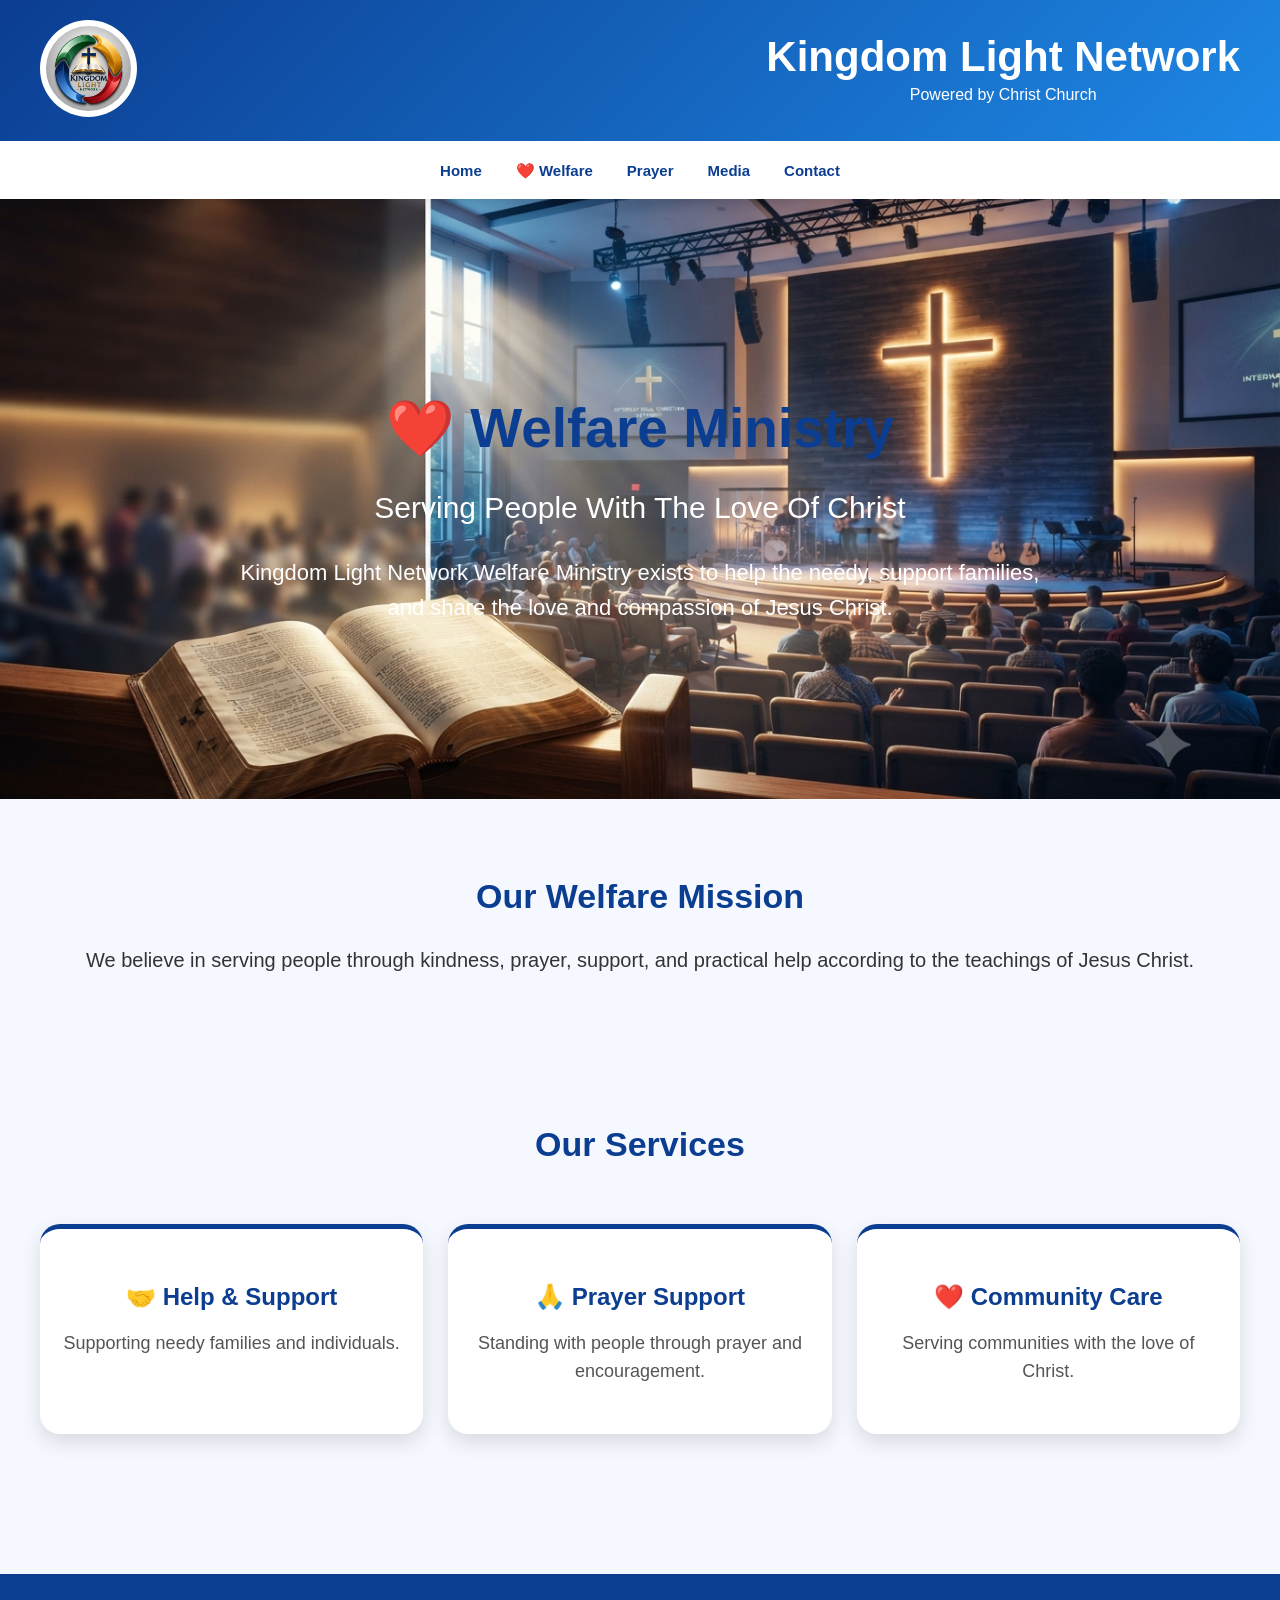
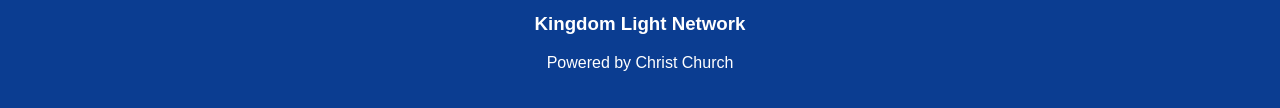
<file: welfare.html>
<!DOCTYPE html>
<html lang="en">

<head>

<meta charset="UTF-8">

<meta name="viewport" content="width=device-width, initial-scale=1.0">

<title>Welfare Ministry | Kingdom Light Network</title>

<link rel="stylesheet" href="style.css">

</head>


<body>


<header>

<div class="logo-area">

<div class="logo-placeholder">

<img src="images/paster%201.png" alt="Kingdom Light Network Logo">

</div>


<div>

<h1>
Kingdom Light Network
</h1>

<p>
Powered by Christ Church
</p>

</div>


</div>

</header>



<nav>

<a href="index.html">
Home
</a>

<a href="welfare.html">
❤️ Welfare
</a>

<a href="#">
Prayer
</a>

<a href="#">
Media
</a>

<a href="#">
Contact
</a>

</nav>



<section class="hero">

<div class="hero-content">

<h2>
❤️ Welfare Ministry
</h2>


<h3>
Serving People With The Love Of Christ
</h3>


<p>
Kingdom Light Network Welfare Ministry exists to help the needy, support families, and share the love and compassion of Jesus Christ.
</p>


</div>

</section>



<section>

<h2>
Our Welfare Mission
</h2>


<p>
We believe in serving people through kindness, prayer, support, and practical help according to the teachings of Jesus Christ.
</p>


</section>



<section class="services">


<h2>
Our Services
</h2>


<div class="cards">


<div class="card">

<h3>
🤝 Help & Support
</h3>

<p>
Supporting needy families and individuals.
</p>

</div>


<div class="card">

<h3>
🙏 Prayer Support
</h3>

<p>
Standing with people through prayer and encouragement.
</p>

</div>


<div class="card">

<h3>
❤️ Community Care
</h3>

<p>
Serving communities with the love of Christ.
</p>

</div>


</div>


</section>



<footer>

<h3>
Kingdom Light Network
</h3>

<p>
Powered by Christ Church
</p>

</footer>



</body>

  <script src="translations.js"></script>
<script src="language.js"></script>

</html>
</file>
<file: style.css>
body {
    margin: 0;
    padding: 0;
    font-family: Arial, sans-serif;
    background: #f5f8ff;
    color: #333;
    text-align: center;
}

/* Header */
header {

   background: linear-gradient(135deg, #0b3d91, #1e88e5);
    color: white;
    padding: 20px 20px;
    position: sticky;
    top: 0;
    z-index: 1000;
}
header h1 {
    font-size: 42px;
    margin: 10px 0;
}

header h3 {
    font-size: 22px;
    font-weight: normal;
}

/* Navigation */
nav {
    background: white;
    padding: 15px 20px;
    box-shadow: 0 4px 12px rgba(0,0,0,0.10);
    position: sticky;
    top: 0;
    z-index: 999;
    display: flex;
    justify-content: center;
    align-items: center;
    gap: 15px;
    flex-wrap: wrap;
}
nav a {
    color: #0b3d91;
    text-decoration: none;
    margin: 0 8px;
    padding: 8px 5px;
    font-weight: bold;
    font-size: 16px;
    transition: 0.3s ease;
    display: inline-block;
    white-space: nowrap;
}

nav a:hover {
    color: #d4af37;
    transform: translateY(-3px);
}

/* CREATE ACCOUNT - NAVIGATION BUTTON */

nav a.create-nav-button {
    background: #d4af37 !important;
    color: #ffffff !important;
    border: 2px solid #b8860b !important;
    border-radius: 25px !important;
    padding: 9px 18px !important;
    font-weight: bold !important;
    display: inline-block !important;
    text-decoration: none !important;
}

nav a.create-nav-button:hover {
    background: #b8860b !important;
    color: #ffffff !important;
}
nav a.active {
    color: #d4af37;
    border-bottom: 3px solid #d4af37;
    padding-bottom: 5px;
}
/* Main Section */
section {
    padding: 50px 20px;
}

section h2 {
    color: #0b3d91;
    font-size: 34px;
}

section p {
    font-size: 20px;
    line-height: 1.6;
}

/* Buttons */
button {
    background: #d4af37;
    color: white;
    border: none;
    padding: 15px 30px;
    margin: 10px;
    border-radius: 30px;
    font-size: 18px;
    cursor: pointer;
}

button:hover {
    opacity: 0.8;
}

/* Footer */
footer {
    background: #0b3d91;
    color: white;
    padding: 20px;
    margin-top: 30px;
}

/* Mobile Design */
@media screen and (max-width: 600px) {

    header h1 {
        font-size: 30px;
    }

    nav a {
        display: block;
        margin: 15px;
    }

    button {
        width: 80%;
    }
}

/* Logo Design */

.logo-placeholder img {
    width: 85px;
    height: 85px;
    object-fit: contain;
    border-radius: 50%;
    background: white;
    padding: 6px;
}
.logo-area {
    display: flex;
    align-items: center;
    justify-content: space-between;
    width: 100%;
    max-width: 1200px;
    margin: 0 auto;
    gap: 20px;
}

.logo-area h1 {
    margin: 0;
}
.header-icons {
    display: flex;
    align-items: center;
    gap: 25px;
    white-space: nowrap;
    font-size: 18px;
    color: white;
}
.header-icons span {
    background: rgba(255,255,255,0.15);
    padding: 8px 15px;
    border-radius: 20px;
    cursor: pointer;
    transition: 0.3s;
}

.header-icons span:hover {
    background: #d4af37;
    color: white;
    transform: translateY(-3px);
    box-shadow: 0 5px 10px rgba(0,0,0,0.2);
}
.logo-area p {
    margin: 5px 0;
}
/* Hero Banner Design */

.hero {

    min-height: 500px;

    background:
  
    url("images/hero.jpg");

    background-size: cover;
    background-position: center;
    display: flex;
    align-items: center;
    justify-content: center;
    color: white;
}

.hero-content {
    max-width: 800px;
    padding: 40px;
}

.hero h2 {
    font-size: 55px;
    margin-bottom: 20px;
}

.hero h3 {
    font-size: 30px;
    font-weight: normal;
}

.hero p {
    font-size: 22px;
    line-height: 1.6;
}


/* Hero Buttons */

.hero-buttons button {
    margin-top: 25px;
    padding: 16px 35px;
}
.hero-buttons button {
    border-radius: 30px;
    border: none;
    font-size: 18px;
    font-weight: bold;
    cursor: pointer;
   transition: all 0.3s ease;
}

.hero-buttons button:hover {
    background: #d4af37;
    color: white;
    transform: translateY(-3px);
    box-shadow: 0 8px 20px rgba(212,175,55,0.5);
    letter-spacing: 1px;
}
.menu-toggle {
    display: none;
    background: #0b3d91;
    color: white;
    border: none;
    font-size: 30px;
    padding: 8px 15px;
    border-radius: 8px;
    cursor: pointer;
}


/* Mobile Menu */
@media screen and (max-width: 600px) {

    .menu-toggle {
        display: block;
        margin: 10px auto;
    }

  nav {
    display: none;
}

nav.show {
    display: block;
}
nav.show {
    box-shadow: 0 4px 12px rgba(0,0,0,0.15);
}

nav.show a {
    background: #f5f8ff;
    border-radius: 8px;
    margin: 8px 15px;
}
    nav a {
        display: block;
        padding: 12px;
    }

}
.header-icons {
    display: flex;
    gap: 20px;
    align-items: center;
    font-size: 16px;
    font-weight: bold;
}

@media screen and (max-width: 600px) {
    .header-icons {
        display: none;
    }
}
@media screen and (max-width: 600px) {

    .logo-area {
        flex-direction: column;
        align-items: center;
        gap: 15px;
    }

    .header-icons {
        display: flex;
        flex-direction: row;
        justify-content: center;
        gap: 8px;
        width: 100%;
    }

    .header-icons span {
        font-size: 13px;
        padding: 6px 10px;
    }

    .logo-placeholder img {
        width: 70px;
        height: 70px;
    }

    header h1 {
        font-size: 26px;
    }

}
/* Ministry Cards Design */

.cards {
    display: grid;
    grid-template-columns: repeat(3, 1fr);
    gap: 25px;
    max-width: 1200px;
    margin: 40px auto;
    padding: 20px;
}

.card {
    background: white;
    padding: 30px 20px;
    border-radius: 20px;
    box-shadow: 0 8px 20px rgba(0,0,0,0.12);
    transition: all 0.3s ease;
    border-top: 5px solid #0b3d91;
}

.card h3 {
    color: #0b3d91;
    font-size: 24px;
    margin-bottom: 15px;
}

.card p {
    color: #555;
    font-size: 18px;
    line-height: 1.6;
}


/* Card Hover Effect */

.card:hover {
    transform: translateY(-10px);
    box-shadow: 0 15px 30px rgba(11,61,145,0.25);
    border-top-color: #d4af37;
}


/* Mobile Cards */

@media screen and (max-width: 900px) {

    .cards {
        grid-template-columns: repeat(2, 1fr);
    }

}


@media screen and (max-width: 600px) {

    .cards {
        grid-template-columns: 1fr;
        padding: 10px;
    }

    .card {
        padding: 25px 15px;
    }

}
/* Social Media Center Design */

.social-buttons {
    display: flex;
    flex-wrap: wrap;
    justify-content: center;
    gap: 15px;
    max-width: 1000px;
    margin: 40px auto;
    padding: 20px;
}

.social-buttons button {
    min-width: 140px;
    padding: 15px 25px;
    border-radius: 30px;
    background: #0b3d91;
    color: white;
    font-size: 18px;
    font-weight: bold;
    border: none;
    cursor: pointer;
    transition: all 0.3s ease;
    box-shadow: 0 5px 15px rgba(0,0,0,0.15);
}


/* Hover Effect */

.social-buttons button:hover {
    background: #d4af37;
    transform: translateY(-5px);
    box-shadow: 0 10px 25px rgba(212,175,55,0.4);
}


/* Mobile Social Buttons */

@media screen and (max-width: 600px) {

    .social-buttons button {
        width: 80%;
        font-size: 16px;
    }

}

/* Sunday School Registration Form */

.services form {
    max-width: 750px;
    width: 95%;
    margin: 30px auto;
    padding: 35px;
    background: white;
    border-radius: 20px;
    box-shadow: 0 6px 20px rgba(0, 0, 0, 0.12);
    box-sizing: border-box;
}

.services form input[type="text"],
.services form input[type="number"],
.services form input[type="tel"],
.services form input[type="email"],
.services form select,
.services form textarea {
    width: 100%;
    padding: 16px 18px;
    margin: 8px 0;
    border: 1px solid #d5d5d5;
    border-radius: 10px;
    font-size: 18px;
    box-sizing: border-box;
}

.services form textarea {
    min-height: 130px;
    resize: vertical;
}

.services form input:focus,
.services form select:focus,
.services form textarea:focus {
    outline: none;
    border-color: #0b3d91;
    box-shadow: 0 0 5px rgba(11, 61, 145, 0.2);
}

.services form label {
    display: block;
    font-size: 17px;
    line-height: 1.6;
    margin-top: 15px;
}

.services form input[type="checkbox"] {
    width: 20px;
    height: 20px;
    margin-right: 8px;
    vertical-align: middle;
}

.services form button {
    display: block;
    width: 90%;
    max-width: 400px;
    margin: 25px auto 5px;
    padding: 16px 25px;
    font-size: 20px;
    border-radius: 30px;
}

/* Final Sunday School Form Size */

.services form {
    max-width: 850px;
    width: 96%;
    padding: 45px;
}

.services form input[type="text"],
.services form input[type="number"],
.services form input[type="tel"],
.services form input[type="email"],
.services form select,
.services form textarea {
    width: 100%;
    min-height: 62px;
    padding: 18px 22px;
    margin: 10px 0;
    font-size: 20px;
    border-radius: 12px;
    box-sizing: border-box;
}

.services form textarea {
    min-height: 170px;
}

.services form label {
    font-size: 19px;
}

.services form input[type="checkbox"] {
    width: 22px;
    height: 22px;
}

.services form button {
    min-height: 60px;
    padding: 16px 30px;
    font-size: 21px;
}

/* ==============================
   CREATE ACCOUNT FORM
   Final Size & Layout
============================== */

.create-account-card {
    max-width: 850px;
    width: 92%;
    margin: 35px auto;
    padding: 35px 40px;
    background: white;
    border-radius: 20px;
    box-shadow: 0 8px 25px rgba(0,0,0,0.12);
    box-sizing: border-box;
}

.create-account-card h2 {
    font-size: 32px;
    font-weight: 800;
    color: #0b3d91;
    margin-bottom: 15px;
}

.create-account-card p {
    font-size: 20px;
    line-height: 1.6;
}

/* Labels */

.create-account-form label {
    display: block;
    width: 100%;
    text-align: left;
    font-size: 19px;
    font-weight: 700;
    color: #0b3d91;
    margin: 18px 0 7px;
}

/* Input Fields */

.create-account-form input[type="text"],
.create-account-form input[type="tel"],
.create-account-form input[type="email"],
.create-account-form input[type="url"],
.create-account-form select,
.create-account-form textarea {

    display: block;
    width: 100%;
    min-height: 62px;

    padding: 16px 20px;
    margin: 0 auto 12px;

    border: 2px solid #b8c4d8;
    border-radius: 12px;

    background: #ffffff;
    color: #333;

    font-family: Arial, sans-serif;
    font-size: 19px;
    font-weight: 600;

    box-sizing: border-box;

    outline: none;
}

/* Textarea */

.create-account-form textarea {
    min-height: 150px;
    resize: vertical;
    line-height: 1.5;
}

/* Focus */

.create-account-form input:focus,
.create-account-form select:focus,
.create-account-form textarea:focus {
    border-color: #0b3d91;
    box-shadow: 0 0 0 3px rgba(11,61,145,0.12);
}

/* Agreement */

.create-account-form .consent-label {
    display: flex;
    align-items: flex-start;
    gap: 10px;

    font-size: 17px;
    font-weight: 600;
    line-height: 1.5;

    color: #333;
    margin-top: 20px;
}

.create-account-form .consent-label input[type="checkbox"] {
    width: 22px;
    height: 22px;
    min-width: 22px;
    margin-top: 3px;
}

/* Create Account Button */

.create-account-form .submit-account-button {
    display: block;

    width: 75%;
    max-width: 420px;

    min-height: 62px;

    margin: 30px auto 10px;

    padding: 15px 25px;

    background: #0b3d91;
    color: white;

    border: none;
    border-radius: 30px;

    font-size: 21px;
    font-weight: 800;

    cursor: pointer;

    transition: all 0.3s ease;
}

.create-account-form .submit-account-button:hover {
    background: #d4af37;
    transform: translateY(-3px);
}

/* Mobile */

@media screen and (max-width: 600px) {

    .create-account-card {
        width: 94%;
        padding: 25px 18px;
        margin: 25px auto;
    }

    .create-account-card h2 {
        font-size: 26px;
    }

    .create-account-card p {
        font-size: 17px;
    }

    .create-account-form label {
        font-size: 17px;
    }

    .create-account-form input[type="text"],
    .create-account-form input[type="tel"],
    .create-account-form input[type="email"],
    .create-account-form input[type="url"],
    .create-account-form select,
    .create-account-form textarea {

        min-height: 58px;
        font-size: 17px;
        padding: 15px 16px;
    }

    .create-account-form .submit-account-button {
        width: 90%;
        font-size: 19px;
    }
}

/* ==============================
   CREATE MY ACCOUNT BUTTON
============================== */

.create-account-button {
    background-color: #d4af37 !important;
    color: #0b3d91 !important;

    font-size: 20px !important;
    font-weight: 900 !important;

    padding: 16px 30px !important;

    border: 2px solid #0b3d91 !important;
    border-radius: 30px !important;

    cursor: pointer !important;

    display: inline-block !important;

    visibility: visible !important;
    opacity: 1 !important;

    text-align: center !important;
    line-height: 1.4 !important;
}

.create-account-button:hover {
    background-color: #0b3d91 !important;
    color: #ffffff !important;
}

/* =====================================================
   BIBLE RESEARCH SELECTOR - PROFESSIONAL DESIGN
===================================================== */

.research-search-box {
    max-width: 900px;
    margin: 30px auto;
    padding: 30px;
    background: #ffffff;
    border-radius: 16px;
    box-shadow: 0 8px 25px rgba(0, 0, 0, 0.08);
}


/* LABELS */

.research-search-box label {
    display: block;
    max-width: 760px;
    margin: 18px auto 8px auto;

    font-size: 16px;
    font-weight: 700;

    color: #333333;
}


/* SELECT BOXES */

.research-search-box select {
    display: block;

    width: 100%;
    max-width: 760px;

    height: 48px;

    margin: 0 auto 18px auto;
    padding: 0 14px;

    border: 1px solid #cccccc;
    border-radius: 8px;

    background: #ffffff;

    font-size: 16px;
    color: #222222;

    cursor: pointer;

    outline: none;

    box-sizing: border-box;
}


/* SELECT HOVER */

.research-search-box select:hover {
    border-color: #777777;
}


/* SELECT FOCUS */

.research-search-box select:focus {
    border-color: #444444;

    box-shadow:
        0 0 0 3px rgba(0, 0, 0, 0.08);
}


/* ACTION BUTTON AREA */

.research-actions {
    display: flex;

    justify-content: center;
    align-items: center;

    flex-wrap: wrap;

    gap: 12px;

    margin-top: 28px;
}


/* ACTION BUTTONS */

.research-actions button {
    min-width: 150px;

    padding: 12px 20px;

    border: none;
    border-radius: 8px;

    font-size: 15px;
    font-weight: 700;

    cursor: pointer;

    transition:
        transform 0.2s ease,
        box-shadow 0.2s ease;
}


/* BUTTON HOVER */

.research-actions button:hover {
    transform: translateY(-2px);

    box-shadow:
        0 5px 12px rgba(0, 0, 0, 0.15);
}


/* REFERENCE RESULT */

#bibleResult {
    max-width: 760px;

    margin: 30px auto 0 auto;

    padding: 20px;

    border-radius: 10px;

    background: #f7f7f7;

    text-align: center;
}


/* =====================================================
   MOBILE
===================================================== */

@media (max-width: 700px) {

    .research-search-box {
        width: calc(100% - 30px);

        margin: 20px auto;

        padding: 20px;
    }


    .research-search-box select {
        width: 100%;

        height: 50px;

        font-size: 16px;
    }


    .research-search-box label {
        font-size: 15px;
    }


    .research-actions {
        flex-direction: column;
    }


    .research-actions button {
        width: 100%;

        max-width: 350px;
    }

}

/* =====================================================
   BIBLE SELECTOR - COMPACT ONE LINE LAYOUT
   ===================================================== */

.bible-selector-section .research-search-box {
    max-width: 1200px;
}

/* Keep each Bible selector label + select together */
.bible-selector-section .research-search-box {
    display: flex;
    flex-wrap: wrap;
    align-items: center;
    justify-content: center;
    gap: 8px;
}

/* Labels become compact */
.bible-selector-section .research-search-box label {
    display: inline-flex;
    align-items: center;

    width: auto;
    max-width: none;

    margin: 0 2px 0 8px;

    font-size: 14px;
    font-weight: 700;

    white-space: nowrap;
}

/* Select boxes become compact */
.bible-selector-section .research-search-box select {
    display: inline-block;

    width: auto;
    max-width: none;

    min-width: 135px;
    height: 42px;

    margin: 0 4px 0 0;
    padding: 0 10px;

    font-size: 14px;

    box-sizing: border-box;
}

/* Testament and Book need a little more space */
.bible-selector-section #testamentSelect {
    min-width: 150px;
}

.bible-selector-section #bookSelect {
    min-width: 155px;
}

/* Chapter and Verse */
.bible-selector-section #chapterSelect,
.bible-selector-section #verseSelect {
    min-width: 120px;
}

/* Action buttons stay together below the selector line */
.bible-selector-section .research-actions {
    flex-basis: 100%;

    width: 100%;

    display: flex;
    justify-content: center;
    align-items: center;

    margin-top: 18px;
}

/* Bible result stays below */
.bible-selector-section #bibleResult {
    flex-basis: 100%;
    width: 100%;
}


/* =====================================================
   MOBILE
   ===================================================== */

@media (max-width: 700px) {

    .bible-selector-section .research-search-box {
        display: flex;
        flex-direction: column;
        align-items: stretch;

        gap: 6px;
    }

    .bible-selector-section .research-search-box label {
        margin: 8px 0 2px 0;

        font-size: 14px;

        white-space: normal;
    }

    .bible-selector-section .research-search-box select {
        width: 100%;
        max-width: 100%;

        height: 44px;

        margin: 0;
    }

    .bible-selector-section .research-actions {
        flex-direction: column;

        margin-top: 18px;
    }

    .bible-selector-section .research-actions button {
        width: 100%;
        max-width: 350px;
    }

}

/* =====================================================
   BIBLE SELECTOR - COMPACT HORIZONTAL LAYOUT
   ===================================================== */

.bible-selector-group {
    display: flex;
    flex-direction: column;
    flex: 1 1 140px;
    min-width: 120px;
    margin: 0;
}

.bible-selector-group label {
    display: block;
    margin: 0 0 7px 0;
    font-size: 14px;
    font-weight: 700;
    color: #333;
    white-space: nowrap;
}

.bible-selector-group select {
    width: 100%;
    height: 44px;
    margin: 0;
    padding: 0 8px;
    border: 1px solid #cccccc;
    border-radius: 7px;
    background: #ffffff;
    font-size: 14px;
    color: #222;
    box-sizing: border-box;
}

/* SELECTOR ROW */

.research-search-box {
    max-width: 1200px;
    padding: 25px;
    box-sizing: border-box;
}

/* چھ Selectors ایک compact لائن میں */

.research-search-box {
    display: flex;
    flex-wrap: wrap;
    gap: 14px;
    align-items: flex-end;
}

/* Bible Selector heading پوری چوڑائی لے */

.research-search-box h2 {
    width: 100%;
    margin: 0 0 8px 0;
}

/* Action Buttons نیچے اپنی پوری لائن میں */

.bible-action-buttons {
    width: 100%;
    display: flex;
    justify-content: center;
    align-items: center;
    gap: 10px;
    margin-top: 12px;
}

.bible-action-buttons button {
    margin: 0;
    padding: 10px 20px;
    font-size: 15px;
    border-radius: 8px;
}

/* =====================================================
   MOBILE
   ===================================================== */

@media screen and (max-width: 900px) {

    .bible-selector-group {
        flex: 1 1 calc(50% - 14px);
        min-width: 180px;
    }

}

@media screen and (max-width: 600px) {

    .research-search-box {
        width: calc(100% - 20px);
        padding: 18px 12px;
        gap: 10px;
    }

    .bible-selector-group {
        flex: 1 1 100%;
        min-width: 100%;
    }

    .bible-selector-group label {
        font-size: 14px;
    }

    .bible-selector-group select {
        height: 46px;
        font-size: 15px;
    }

    .bible-action-buttons {
        flex-direction: column;
        gap: 8px;
    }

    .bible-action-buttons button {
        width: 90%;
        max-width: 320px;
    }

}

/* =====================================================
   BIBLE READING FRAME - LARGER & COMFORTABLE
   ===================================================== */

.bible-reading-panel {
    width: 100%;
    max-width: 1200px;
    margin: 35px auto;
    padding: 0;
    box-sizing: border-box;
}

.bible-reading-content {
    width: 100%;
    max-width: 1150px;
    margin: 0 auto;
    padding: 35px 45px;
    background: #ffffff;
    border-radius: 18px;
    box-shadow: 0 8px 25px rgba(0, 0, 0, 0.10);
    box-sizing: border-box;
}

.bible-reading-content h2 {
    font-size: 30px;
    margin-bottom: 10px;
}

.bible-reading-content h3 {
    font-size: 24px;
    margin-bottom: 10px;
}

.bible-reading-content p {
    font-size: 21px;
    line-height: 2;
}

/* Bible Verse Text */

.bible-verse-text {
    width: 100%;
    margin: 25px auto;
}

.bible-verse-text p {
    font-size: 24px;
    line-height: 2.2;
    text-align: right;
}

/* Audio Area */

.bible-audio-control {
    display: flex;
    justify-content: center;
    align-items: center;
    gap: 12px;
    margin: 20px 0;
}

.bible-play-button {
    width: 55px;
    height: 55px;
    padding: 0;
    margin: 0;
    border-radius: 50%;
    font-size: 22px;
}

/* =====================================================
   MOBILE
   ===================================================== */

@media screen and (max-width: 600px) {

    .bible-reading-panel {
        width: calc(100% - 20px);
        margin: 25px auto;
    }

    .bible-reading-content {
        padding: 25px 18px;
        border-radius: 14px;
    }

    .bible-reading-content h2 {
        font-size: 25px;
    }

    .bible-reading-content h3 {
        font-size: 20px;
    }

    .bible-reading-content p {
        font-size: 18px;
        line-height: 1.9;
    }

    .bible-verse-text p {
        font-size: 21px;
        line-height: 2;
    }

}

/* =====================================================
   BIBLE READING FRAME - FINAL LARGE & CLEAR VERSION
===================================================== */

.bible-reading-panel {
    width: 100%;
    max-width: 1400px;
    margin: 35px auto;
    padding: 0 15px;
    box-sizing: border-box;
}

.bible-reading-content {
    width: 100%;
    max-width: 1350px;
    margin: 0 auto;
    padding: 45px 60px;
    background: #ffffff;
    border-radius: 20px;
    box-shadow: 0 10px 30px rgba(0,0,0,0.12);
    box-sizing: border-box;
}

/* Heading */

.bible-reading-content h2 {
    font-size: 34px;
    font-weight: 800;
    margin: 0 0 12px;
}

.bible-reading-content h3 {
    font-size: 27px;
    font-weight: 800;
    margin: 0 0 15px;
}

/* Language */

.bible-reading-content > p {
    font-size: 20px;
    font-weight: 700;
    margin-bottom: 25px;
}

/* =====================================================
   VERSE TEXT - LARGE + BOLD + CLEAR
===================================================== */

.bible-verse-text {
    width: 100%;
    max-width: 1250px;
    margin: 30px auto;
    padding: 25px 30px;
    background: #fafafa;
    border-radius: 15px;
    box-sizing: border-box;
}

.bible-verse-text p {
    font-size: 30px;
    font-weight: 700;
    line-height: 2.3;
    text-align: right;
    margin: 0;
}

/* =====================================================
   READING TEXT ZOOM
===================================================== */

.bible-reading-content.zoom-normal .bible-verse-text p {
    font-size: 30px;
}

.bible-reading-content.zoom-large .bible-verse-text p {
    font-size: 36px;
}

.bible-reading-content.zoom-xlarge .bible-verse-text p {
    font-size: 42px;
}

/* =====================================================
   AUDIO
===================================================== */

.bible-audio-control {
    display: flex;
    justify-content: center;
    align-items: center;
    gap: 15px;
    margin: 25px 0;
}

.bible-play-button {
    width: 62px;
    height: 62px;
    padding: 0;
    margin: 0;
    border-radius: 50%;
    font-size: 25px;
    font-weight: bold;
}

/* =====================================================
   MOBILE
===================================================== */

@media screen and (max-width: 600px) {

    .bible-reading-panel {
        width: calc(100% - 10px);
        padding: 0;
    }

    .bible-reading-content {
        padding: 30px 18px;
        border-radius: 15px;
    }

    .bible-reading-content h2 {
        font-size: 27px;
    }

    .bible-reading-content h3 {
        font-size: 22px;
    }

    .bible-reading-content > p {
        font-size: 18px;
    }

    .bible-verse-text {
        padding: 20px 15px;
    }

    .bible-verse-text p {
        font-size: 25px;
        line-height: 2.2;
    }

    .bible-reading-content.zoom-large .bible-verse-text p {
        font-size: 30px;
    }

    .bible-reading-content.zoom-xlarge .bible-verse-text p {
        font-size: 35px;
    }

}

/* =====================================================
   BIBLE RESEARCH - FINAL COMPACT BUTTON & SELECTOR FIX
   ===================================================== */

/* Main Bible Research Box */
.research-search-box {
    max-width: 1200px;
    margin: 30px auto;
    padding: 25px;
    box-sizing: border-box;

    display: flex;
    flex-wrap: wrap;
    align-items: flex-end;
    justify-content: center;
    gap: 12px;
}

/* Heading */
.research-search-box h2 {
    width: 100%;
    margin: 0 0 8px 0;
    text-align: center;
}

/* =====================================================
   SELECTOR BOXES
   ===================================================== */

.bible-selector-group {
    display: flex;
    flex-direction: column;

    flex: 0 0 auto;
    width: auto;
    min-width: 0;

    margin: 0;
}

.bible-selector-group label {
    display: block;

    width: auto;
    margin: 0 0 6px 0;

    font-size: 13px;
    font-weight: 700;

    white-space: nowrap;
    text-align: center;
}

.bible-selector-group select {
    display: block;

    width: 150px;
    min-width: 150px;
    max-width: 150px;

    height: 40px;

    margin: 0;
    padding: 0 9px;

    border: 1px solid #cccccc;
    border-radius: 7px;

    background: #ffffff;

    font-size: 14px;
    color: #222222;

    box-sizing: border-box;

    cursor: pointer;
}

/* Individual sizes */
#sourceLanguage {
    width: 165px;
    min-width: 165px;
    max-width: 165px;
}

#translationLanguage {
    width: 165px;
    min-width: 165px;
    max-width: 165px;
}

#testamentSelect {
    width: 155px;
    min-width: 155px;
    max-width: 155px;
}

#bookSelect {
    width: 155px;
    min-width: 155px;
    max-width: 155px;
}

#chapterSelect,
#verseSelect {
    width: 125px;
    min-width: 125px;
    max-width: 125px;
}


/* =====================================================
   TOP THREE MAIN BUTTONS
   Read Bible | Listen | Research
   ===================================================== */

.bible-action-buttons {

    width: 100%;

    display: flex;
    justify-content: center;
    align-items: center;

    gap: 8px;

    margin: 14px 0 0 0;
    padding: 0;
}

.bible-action-buttons button {

    width: 125px;
    min-width: 125px;
    max-width: 125px;

    height: 40px;

    margin: 0;
    padding: 0 8px;

    background: #d4af37;
    color: white;

    border: none;
    border-radius: 7px;

    font-size: 14px;
    font-weight: 700;

    cursor: pointer;

    box-sizing: border-box;

    transition: all 0.2s ease;
}

.bible-action-buttons button:hover {
    background: #b8860b;
    transform: translateY(-1px);
}


/* =====================================================
   OLD HIDDEN CONTROL BUTTONS
   These should NOT appear outside the opened result
   ===================================================== */

#bibleReadingControls {
    display: none !important;
}


/* =====================================================
   RESULT AREA
   ===================================================== */

#bibleResult {

    width: 100%;
    max-width: 1200px;

    margin: 25px auto 0 auto;

    padding: 0;

    background: transparent;

    box-sizing: border-box;
}


/* =====================================================
   WHEN VERSE / CHAPTER OPENS
   CONTROLS APPEAR INSIDE THE READING BOX
   ===================================================== */

.bible-reading-content .bible-control-bar {

    display: flex;

    justify-content: center;
    align-items: center;

    flex-wrap: nowrap;

    gap: 8px;

    width: 100%;

    margin: 12px 0 18px 0;

    padding: 0;
}


/* =====================================================
   ONE AUDIO BUTTON
   ===================================================== */

.bible-reading-content .bible-control-bar button {

    width: 125px;
    min-width: 125px;
    max-width: 125px;

    height: 40px;

    margin: 0;
    padding: 0 8px;

    border: none;
    border-radius: 7px;

    background: #d4af37;
    color: white;

    font-size: 14px;
    font-weight: 700;

    cursor: pointer;

    box-sizing: border-box;

    transition: all 0.2s ease;
}

.bible-reading-content .bible-control-bar button:hover {
    background: #b8860b;
    transform: translateY(-1px);
}


/* =====================================================
   ZOOM BUTTONS
   INSIDE OPENED VERSE / CHAPTER
   ===================================================== */

.bible-reading-content .bible-zoom-controls {

    display: flex;

    justify-content: center;
    align-items: center;

    flex-wrap: nowrap;

    gap: 6px;

    margin: 8px 0 18px 0;
}

.bible-reading-content .bible-zoom-controls span {

    font-size: 13px;
    font-weight: 700;

    margin-right: 3px;

    white-space: nowrap;
}

.bible-reading-content .bible-zoom-controls button {

    width: 38px;
    min-width: 38px;
    max-width: 38px;

    height: 36px;

    margin: 0;
    padding: 0;

    border: none;
    border-radius: 7px;

    background: #0b3d91;
    color: white;

    font-size: 15px;
    font-weight: 700;

    cursor: pointer;

    box-sizing: border-box;

    transition: all 0.2s ease;
}

.bible-reading-content .bible-zoom-controls button:hover {
    background: #d4af37;
}


/* =====================================================
   VERSE TEXT
   ===================================================== */

.bible-verse-text {
    width: 100%;
    box-sizing: border-box;
}


/* =====================================================
   FULL CHAPTER VERSES
   ===================================================== */

.bible-chapter-verse {

    width: 100%;

    box-sizing: border-box;

    margin: 0 0 10px 0;
    padding: 8px 5px;

    line-height: 1.9;
}

.bible-verse-number {

    display: inline-block;

    min-width: 28px;

    margin-right: 6px;

    font-weight: 800;
}


/* =====================================================
   MOBILE
   ===================================================== */

@media screen and (max-width: 900px) {

    .research-search-box {
        width: calc(100% - 20px);

        padding: 18px 12px;

        gap: 10px;
    }

    .bible-selector-group {
        flex: 0 0 calc(33.333% - 10px);
    }

}


@media screen and (max-width: 600px) {

    .research-search-box {

        width: calc(100% - 16px);

        padding: 15px 10px;

        gap: 8px;
    }

    .bible-selector-group {

        flex: 0 0 100%;

        width: 100%;
    }

    .bible-selector-group select,
    #sourceLanguage,
    #translationLanguage,
    #testamentSelect,
    #bookSelect,
    #chapterSelect,
    #verseSelect {

        width: 100%;
        min-width: 100%;
        max-width: 100%;

        height: 42px;
    }

    .bible-action-buttons {

        flex-wrap: nowrap;

        gap: 5px;

        margin-top: 12px;
    }

    .bible-action-buttons button {

        width: 33.333%;
        min-width: 0;
        max-width: none;

        height: 38px;

        padding: 0 4px;

        font-size: 12px;
    }

    .bible-reading-content .bible-control-bar {

        gap: 6px;
    }

    .bible-reading-content .bible-control-bar button {

        width: 120px;
        min-width: 120px;
        max-width: 120px;

        height: 38px;

        font-size: 13px;
    }

    .bible-reading-content .bible-zoom-controls {

        gap: 5px;
    }

}

/* =========================================================
   KINGDOM LIGHT NETWORK
   FINAL COMPACT BUTTON & BIBLE SELECTOR FIX
   ========================================================= */

/* ---------------------------------------------------------
   1. TOP NAVIGATION BUTTONS / LINKS
   --------------------------------------------------------- */

nav {
    gap: 6px !important;
    padding: 10px 12px !important;
}

nav a {
    display: inline-flex !important;
    align-items: center !important;
    justify-content: center !important;

    width: auto !important;
    min-width: 0 !important;

    height: 38px !important;

    margin: 0 2px !important;
    padding: 6px 12px !important;

    box-sizing: border-box !important;

    border-radius: 8px !important;

    font-size: 15px !important;
    line-height: 1 !important;

    white-space: nowrap !important;
}

/* Create Account بھی باقی navigation کے ساتھ متوازن */

nav a.create-nav-button {
    height: 38px !important;

    min-width: 0 !important;

    padding: 6px 13px !important;

    margin: 0 2px !important;

    border-radius: 8px !important;

    box-sizing: border-box !important;
}


/* Active button */

nav a.active {
    padding-bottom: 6px !important;
    border-bottom: 2px solid #d4af37 !important;
}


/* ---------------------------------------------------------
   2. BIBLE SELECTOR MAIN BOX
   --------------------------------------------------------- */

.bible-selector-section .research-search-box {
    max-width: 1050px !important;

    width: auto !important;

    margin: 25px auto !important;

    padding: 18px 20px !important;

    display: flex !important;

    flex-wrap: wrap !important;

    justify-content: center !important;

    align-items: flex-end !important;

    gap: 8px !important;

    box-sizing: border-box !important;
}


/* ---------------------------------------------------------
   3. BIBLE SELECTOR GROUPS
   --------------------------------------------------------- */

.bible-selector-group {
    flex: 0 0 auto !important;

    width: auto !important;

    min-width: 0 !important;

    margin: 0 !important;

    padding: 0 !important;

    display: flex !important;

    flex-direction: column !important;
}


/* Labels */

.bible-selector-group label {
    display: block !important;

    width: auto !important;

    margin: 0 0 4px 2px !important;

    padding: 0 !important;

    font-size: 13px !important;

    line-height: 1.2 !important;

    white-space: nowrap !important;
}


/* Select boxes */

.bible-selector-group select {
    width: auto !important;

    min-width: 115px !important;

    height: 38px !important;

    margin: 0 !important;

    padding: 0 28px 0 9px !important;

    border: 1px solid #cccccc !important;

    border-radius: 7px !important;

    background: #ffffff !important;

    font-size: 14px !important;

    line-height: 38px !important;

    box-sizing: border-box !important;
}


/* Individual selector sizes */

.bible-selector-section #sourceLanguage,
.bible-selector-section #translationLanguage {
    min-width: 125px !important;
}

.bible-selector-section #testamentSelect {
    min-width: 125px !important;
}

.bible-selector-section #bookSelect {
    min-width: 145px !important;
}

.bible-selector-section #chapterSelect,
.bible-selector-section #verseSelect {
    min-width: 115px !important;
}


/* ---------------------------------------------------------
   4. BIBLE ACTION BUTTONS
   --------------------------------------------------------- */

.bible-action-buttons,
.research-actions {
    width: 100% !important;

    display: flex !important;

    justify-content: center !important;

    align-items: center !important;

    flex-wrap: wrap !important;

    gap: 7px !important;

    margin: 12px 0 0 !important;
}


/* Read / Listen / Research buttons */

.bible-action-buttons button,
.research-actions button {

    width: auto !important;

    min-width: 0 !important;

    height: 38px !important;

    margin: 0 !important;

    padding: 6px 13px !important;

    border-radius: 7px !important;

    font-size: 14px !important;

    line-height: 1 !important;

    box-sizing: border-box !important;
}


/* ---------------------------------------------------------
   5. GENERATED BIBLE AUDIO / ZOOM CONTROLS
   --------------------------------------------------------- */

.bible-control-bar {

    display: flex !important;

    justify-content: center !important;

    align-items: center !important;

    flex-wrap: wrap !important;

    gap: 7px !important;

    margin: 15px auto !important;

    width: 100% !important;
}


/* Listen Chapter / Listen buttons */

.bible-control-bar > button {

    width: auto !important;

    min-width: 0 !important;

    height: 38px !important;

    margin: 0 !important;

    padding: 6px 13px !important;

    border-radius: 7px !important;

    font-size: 14px !important;

    line-height: 1 !important;
}


/* ---------------------------------------------------------
   6. ZOOM BUTTONS
   --------------------------------------------------------- */

.bible-zoom-controls {

    display: inline-flex !important;

    align-items: center !important;

    justify-content: center !important;

    gap: 5px !important;

    margin: 0 !important;
}

.bible-zoom-controls span {

    font-size: 13px !important;

    margin: 0 3px 0 0 !important;

    white-space: nowrap !important;
}


.bible-zoom-controls button {

    width: 36px !important;

    min-width: 36px !important;

    height: 36px !important;

    margin: 0 !important;

    padding: 0 !important;

    border-radius: 7px !important;

    font-size: 14px !important;

    line-height: 36px !important;

    box-sizing: border-box !important;
}


/* ---------------------------------------------------------
   7. VERSE AUDIO BUTTON
   --------------------------------------------------------- */

#verseAudioButton {

    width: auto !important;

    min-width: 0 !important;

    height: 38px !important;

    margin: 0 !important;

    padding: 6px 14px !important;

    border-radius: 7px !important;

    font-size: 14px !important;

    line-height: 1 !important;
}


/* ---------------------------------------------------------
   8. DO NOT CHANGE THE CIRCULAR AUDIO BUTTON
      IF IT EXISTS ELSEWHERE
   --------------------------------------------------------- */

.bible-play-button {

    width: 62px !important;

    min-width: 62px !important;

    height: 62px !important;

    padding: 0 !important;

    margin: 0 !important;

    border-radius: 50% !important;

    font-size: 25px !important;
}


/* ---------------------------------------------------------
   9. MOBILE
   --------------------------------------------------------- */

@media screen and (max-width: 700px) {

    nav {
        gap: 5px !important;

        padding: 8px !important;
    }

    nav a {
        height: 36px !important;

        padding: 5px 10px !important;

        font-size: 14px !important;
    }


    .bible-selector-section .research-search-box {

        width: calc(100% - 20px) !important;

        padding: 15px 12px !important;

        gap: 7px !important;
    }


    .bible-selector-group {

        flex: 1 1 calc(50% - 7px) !important;

        width: calc(50% - 7px) !important;

        min-width: 0 !important;
    }


    .bible-selector-group select {

        width: 100% !important;

        min-width: 0 !important;

        height: 38px !important;

        font-size: 14px !important;
    }


    .bible-action-buttons,
    .research-actions {

        gap: 6px !important;
    }


    .bible-action-buttons button,
    .research-actions button {

        height: 37px !important;

        padding: 6px 11px !important;

        font-size: 13px !important;
    }


    .bible-control-bar {

        gap: 6px !important;
    }


    .bible-control-bar > button {

        height: 37px !important;

        padding: 6px 11px !important;

        font-size: 13px !important;
    }


    .bible-zoom-controls button {

        width: 34px !important;

        min-width: 34px !important;

        height: 34px !important;
    }

}


/* ---------------------------------------------------------
   10. VERY SMALL MOBILE
   --------------------------------------------------------- */

@media screen and (max-width: 450px) {

    nav a {

        height: 34px !important;

        padding: 5px 8px !important;

        font-size: 13px !important;
    }


    .bible-selector-group {

        flex: 1 1 100% !important;

        width: 100% !important;
    }


    .bible-selector-group select {

        width: 100% !important;
    }


    .bible-action-buttons button {

        width: auto !important;

        max-width: none !important;
    }

}

/* =====================================================
   BIBLE ZOOM CONTROLS - FINAL VISIBILITY FIX
   ===================================================== */

.bible-zoom-controls {
    display: inline-flex !important;
    visibility: visible !important;
    opacity: 1 !important;

    align-items: center !important;
    justify-content: center !important;

    gap: 5px !important;

    width: auto !important;
    height: auto !important;

    margin: 0 !important;
    padding: 0 !important;
}

.bible-zoom-controls span {
    display: inline-block !important;
    visibility: visible !important;
    opacity: 1 !important;

    font-size: 13px !important;
    margin-right: 3px !important;
}

.bible-zoom-controls button {
    display: inline-flex !important;
    visibility: visible !important;
    opacity: 1 !important;

    align-items: center !important;
    justify-content: center !important;

    width: 36px !important;
    min-width: 36px !important;

    height: 36px !important;

    margin: 0 !important;
    padding: 0 !important;

    border: none !important;
    border-radius: 7px !important;

    font-size: 14px !important;
    line-height: 1 !important;

    cursor: pointer !important;

    box-sizing: border-box !important;
}
</file>
